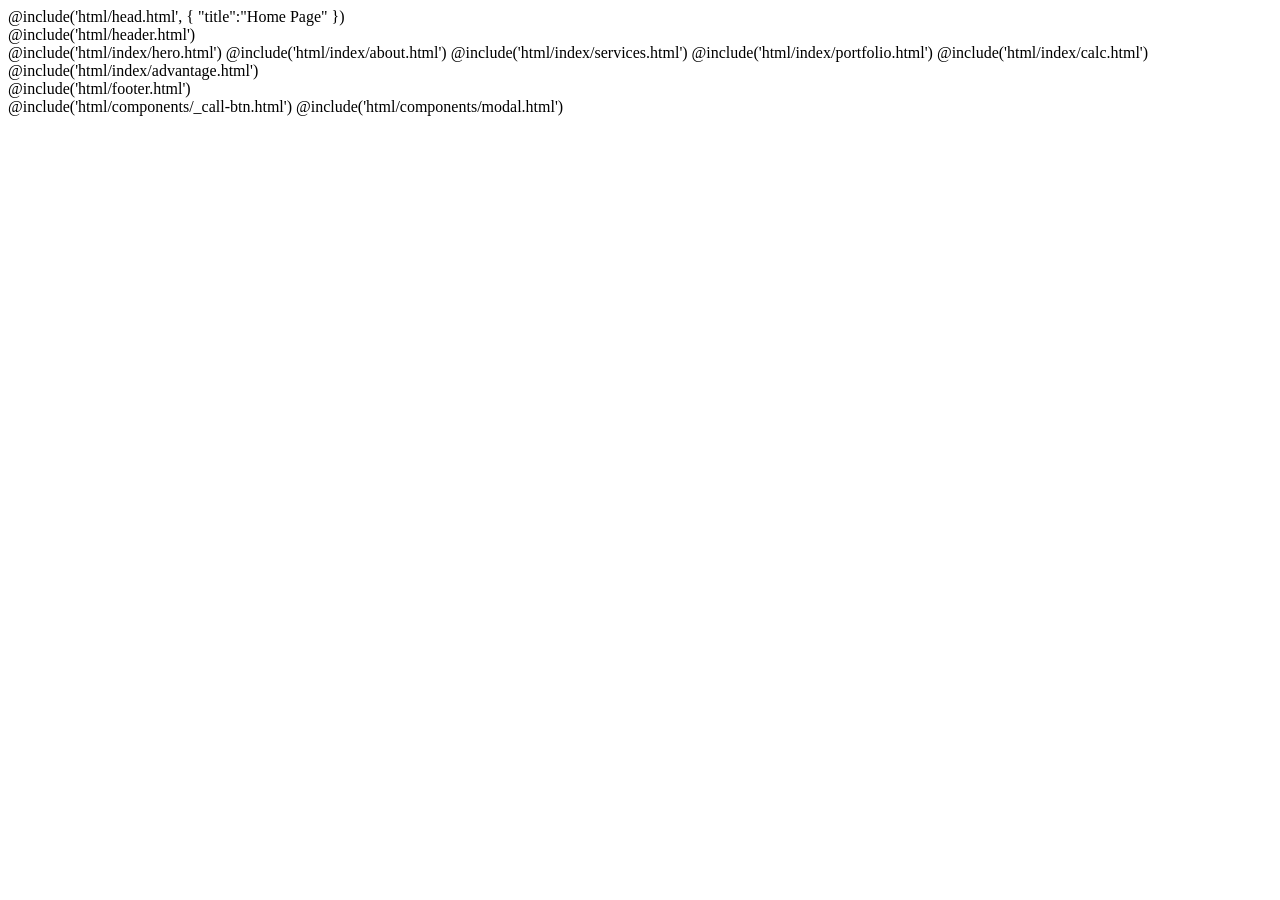
<file: src/index.html>
<!DOCTYPE html>
<html lang="ru" class="page">
@include('html/head.html', { "title":"Home Page" })

<body class="page__body">
  <div class="wrapper">
    @include('html/header.html')

    <main class="main">
      @include('html/index/hero.html')
      @include('html/index/about.html')
      @include('html/index/services.html')
      @include('html/index/portfolio.html')
      @include('html/index/calc.html')
      @include('html/index/advantage.html')
    </main>

    @include('html/footer.html')
  </div><!-- /.wrapper -->
  @include('html/components/_call-btn.html')
  @include('html/components/modal.html')
</body>

</html>
</file>
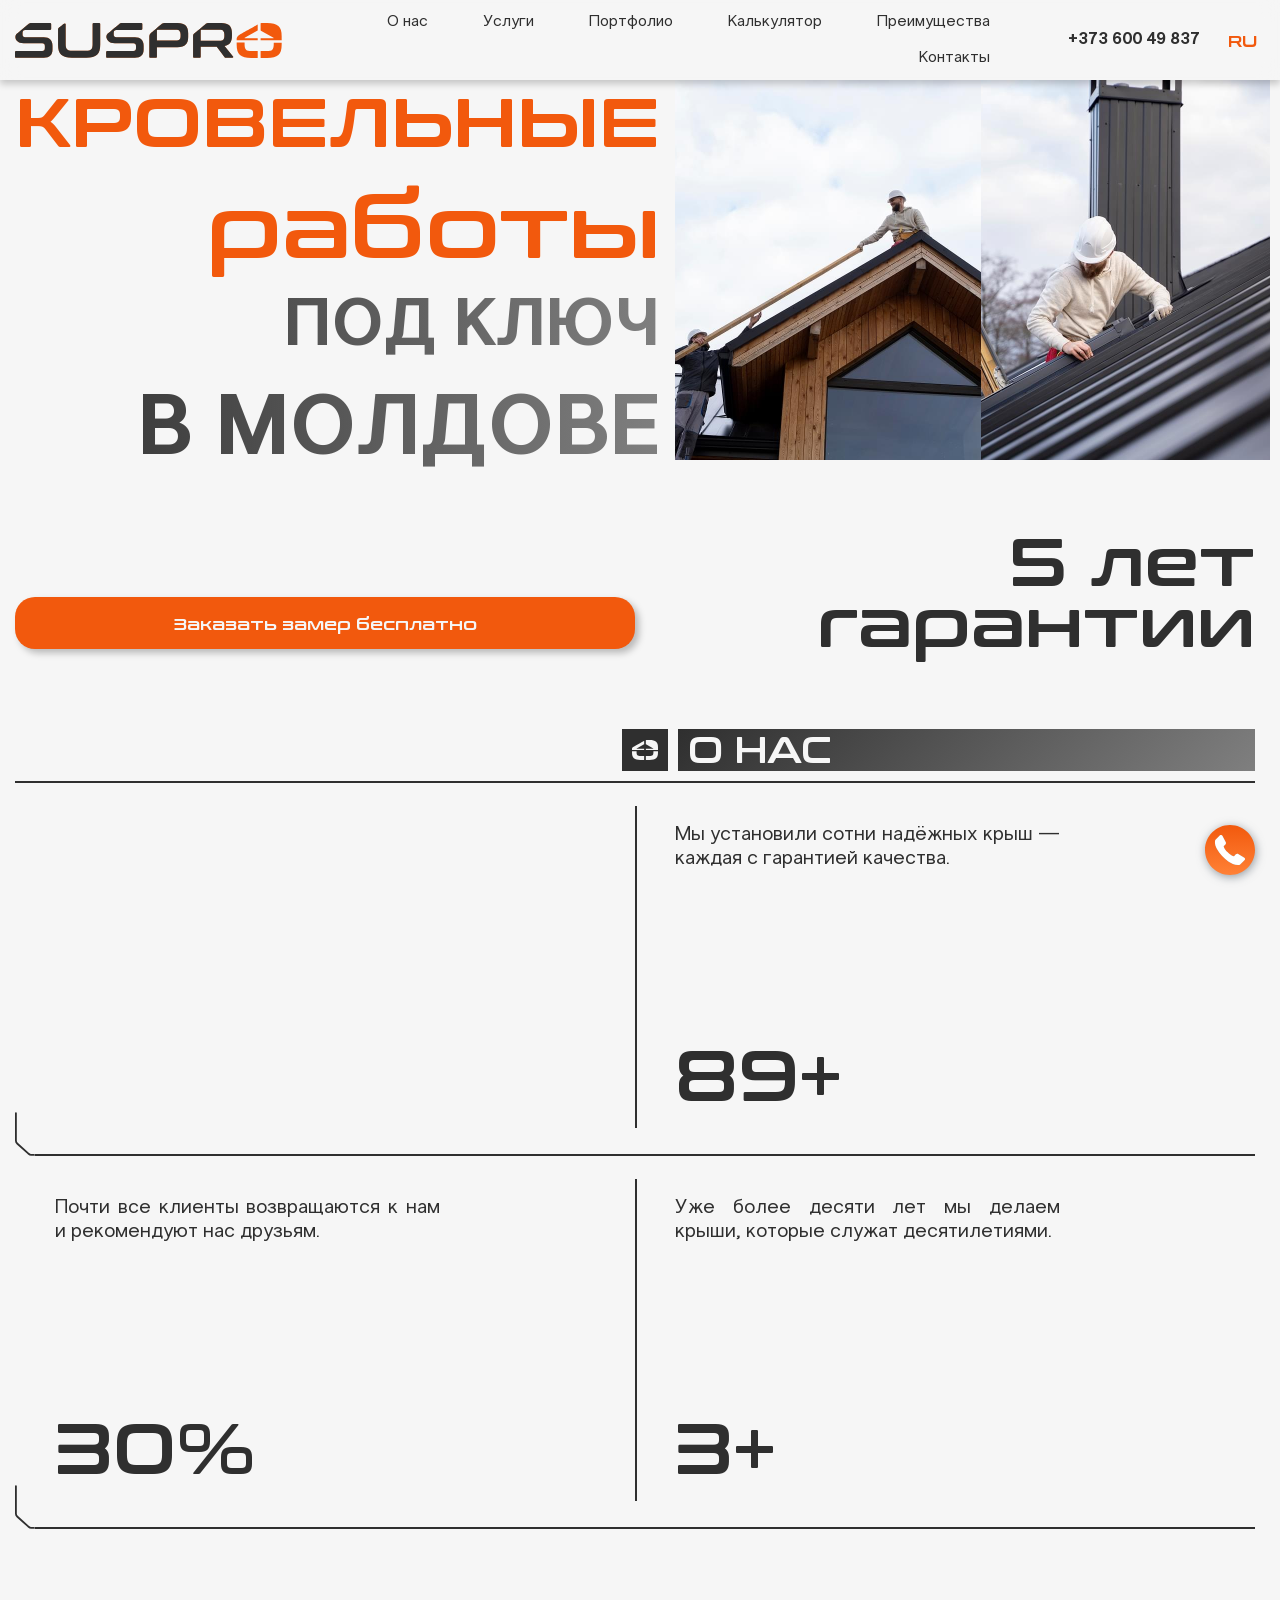
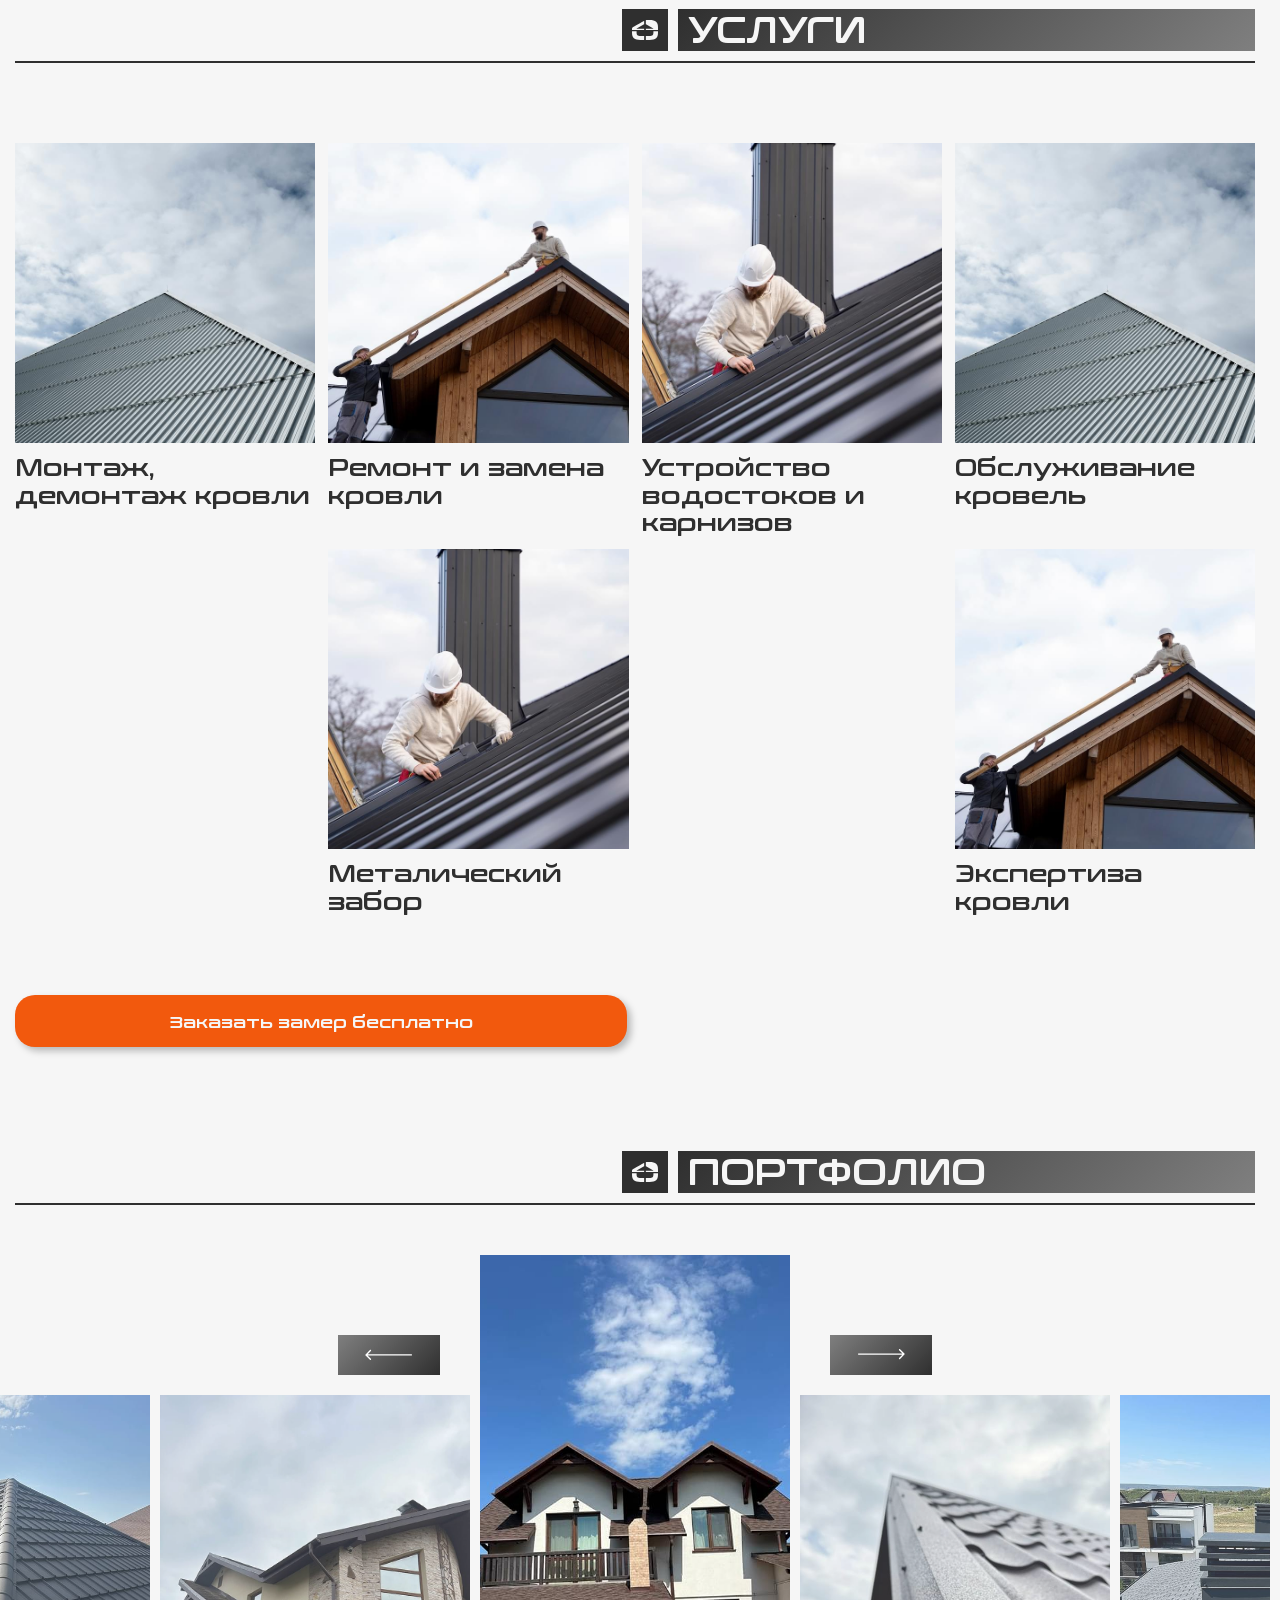
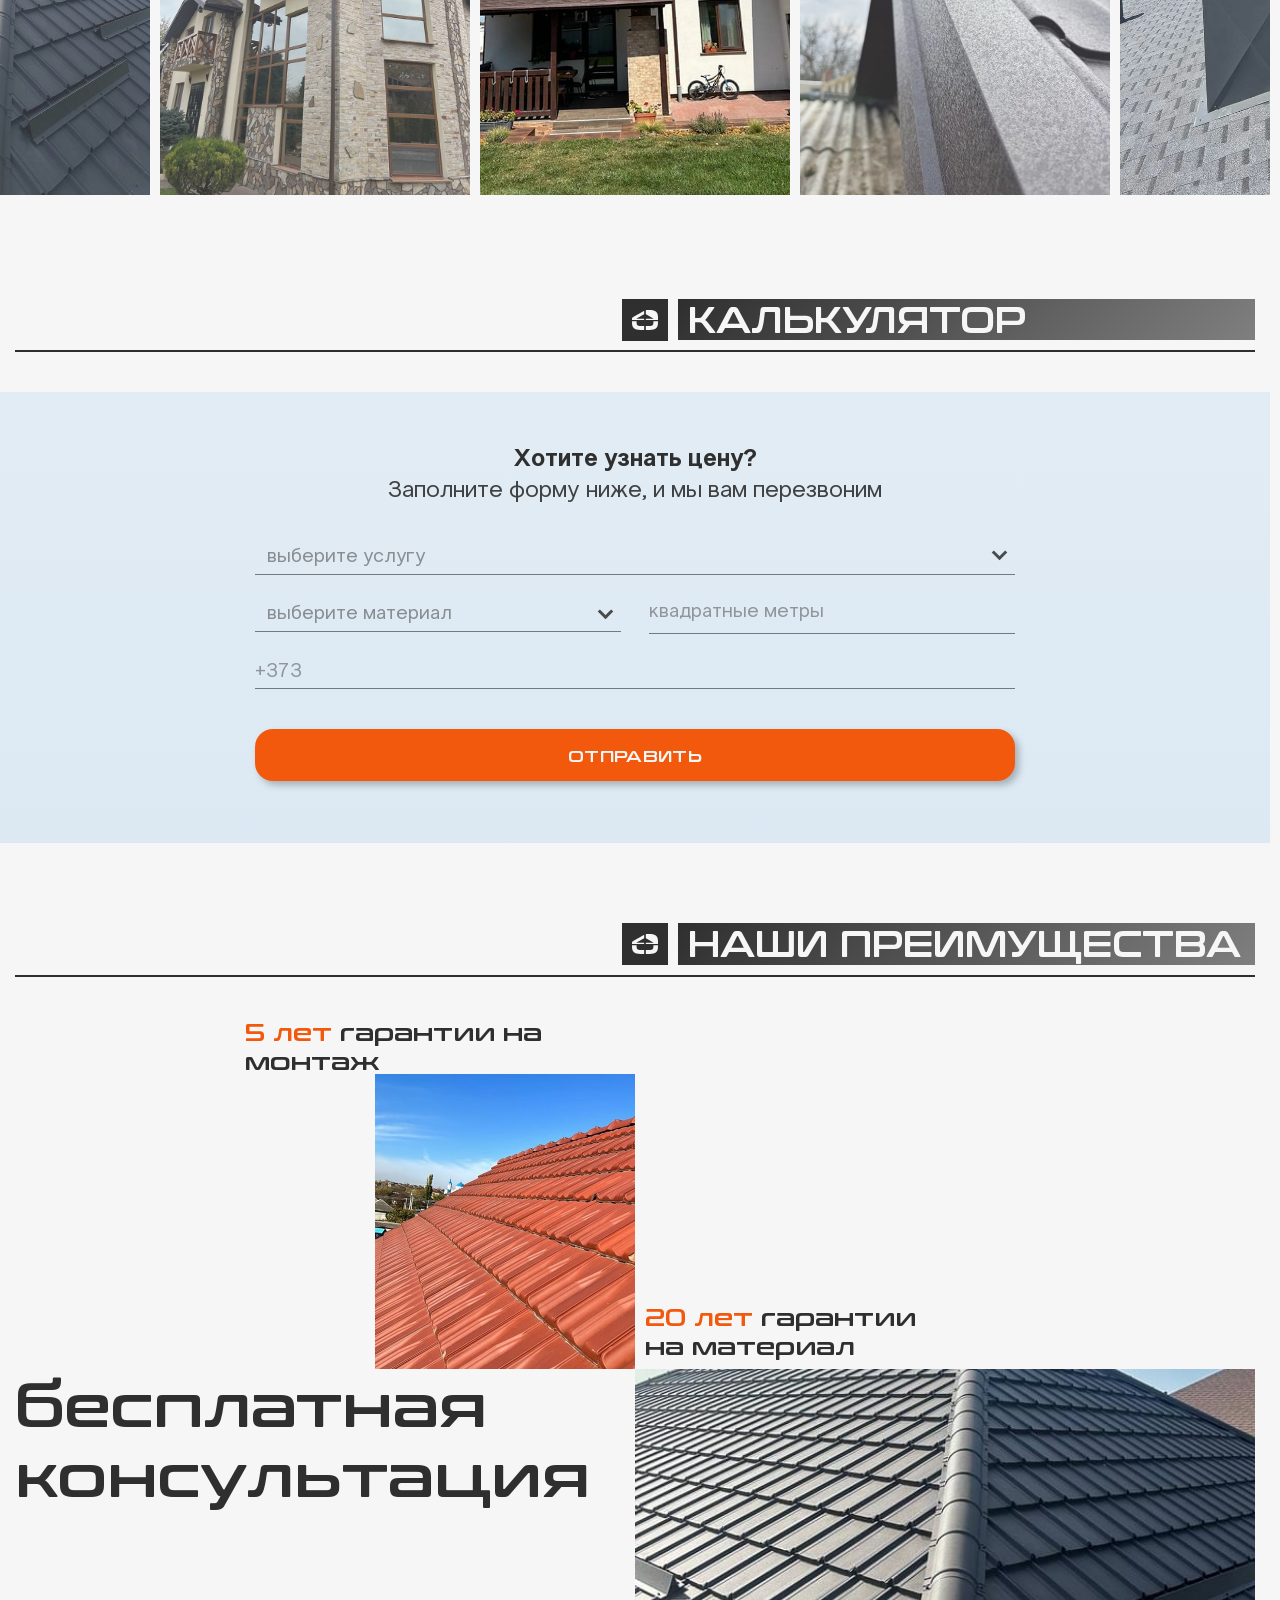
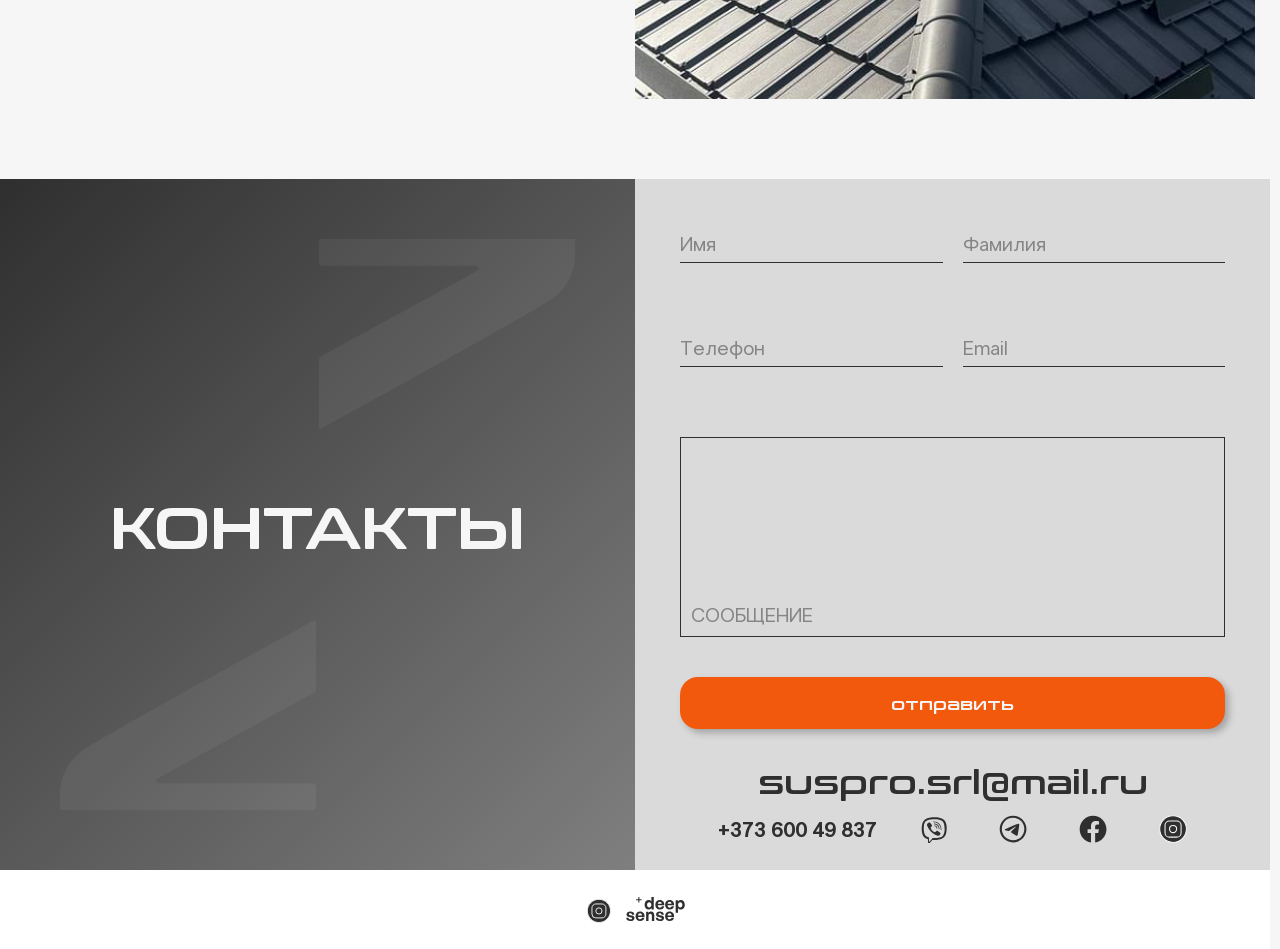
<file: suspro/index.html>
<!DOCTYPE html>
<html lang="ru" class="page">
<head>
  <meta charset="UTF-8">
  <meta http-equiv="X-UA-Compatible" content="IE=edge">
  <meta name="viewport" content="width=device-width, initial-scale=1.0, maximum-scale=1.0, minimum-scale=1.0">
  <meta name="theme-color" content="#111111">
  <!-- подключение стилей -->
  <link rel="stylesheet" href="css/style.min.css?ver=04301633">
  <!-- подключение скриптов -->
  <script defer src="js/main.min.js?ver=04301633"></script>
  <!-- подключение favicon -->
  <!-- <link rel="icon" href="images/favicon/favicon.svg" />
  <link rel="apple-touch-icon" href="apple-touch-icon.png" />
  <link rel="manifest" href="manifest.webmanifest" /> -->
  <title>Home Page</title>
</head>

<body class="page__body">
  <div class="wrapper">
    <header class="header">
      <div class="header__container">
            <a href="/" class="header__logo">
                  <svg viewBox="0 0 267 35" fill="none" xmlns="http://www.w3.org/2000/svg">
                        <path class="roof-right" fill="#F2590D"
                              d="M258.849 0.750001C257.019 0.250001 254.792 2.00942e-06 252.169 1.56647e-06L247.377 0C246.794 -9.84649e-08 246.228 0.0868846 245.681 0.231948C245.645 0.241527 245.62 0.273595 245.62 0.310071V7.31818C245.62 7.4061 245.808 7.593 245.887 7.63636L258.536 14.7145C258.751 14.8332 258.664 15.1505 258.416 15.1505H245.871C245.732 15.1505 245.62 15.2598 245.62 15.3946V17.1206C245.62 17.2554 245.732 17.3647 245.871 17.3647H258.119H266.668V13.2C266.668 10.8 266.409 8.76667 265.891 7.1C265.373 5.43334 264.528 4.08334 263.354 3.05C262.215 1.98334 260.713 1.21667 258.849 0.750001Z" />

                        <path class="roof-left" fill="#F2590D"
                              d="M242.716 15.3946C242.716 15.2598 242.604 15.1505 242.465 15.1505H229.82C229.572 15.1505 229.485 14.8332 229.7 14.7145L242.589 7.60298C242.668 7.55961 242.716 7.47848 242.716 7.39056V1.64667C242.716 1.58448 242.648 1.54529 242.592 1.57584C242.429 1.66526 242.268 1.75475 242.109 1.84317C241.89 1.9649 241.675 2.08462 241.463 2.19938C241.463 2.19938 225.048 11.2897 223.519 12.4074C221.96 13.5475 221.678 15.216 221.668 15.8333L221.668 17.3647H230.358H242.465C242.604 17.3647 242.716 17.2554 242.716 17.1206V15.3946Z" />

                        <path fill="#F2590D"
                              d="M229.591 19.8266C229.591 19.6917 229.479 19.5824 229.34 19.5824H221.668L221.668 21.8C221.668 24.2 221.927 26.25 222.445 27.95C222.997 29.6167 223.843 30.9833 224.982 32.05C226.156 33.0833 227.658 33.8333 229.487 34.3C231.317 34.7667 233.544 35 236.167 35L242.465 35C242.604 35 242.716 34.8907 242.716 34.7558V28.2942C242.716 28.1593 242.604 28.05 242.465 28.05L236.478 28.05C235.132 28.05 234.01 27.95 233.112 27.75C232.249 27.5167 231.559 27.15 231.041 26.65C230.523 26.1167 230.143 25.4167 229.902 24.55C229.694 23.65 229.591 22.55 229.591 21.25V19.8266Z" />

                        <path fill="#F2590D"
                              d="M245.871 35C245.732 35 245.62 34.8907 245.62 34.7558V28.2942C245.62 28.1593 245.732 28.05 245.871 28.05L251.858 28.05C253.204 28.05 254.309 27.95 255.172 27.75C256.07 27.5167 256.777 27.15 257.295 26.65C257.813 26.1167 258.175 25.4167 258.383 24.55C258.624 23.65 258.745 22.55 258.745 21.25V19.8942C258.745 19.7593 258.857 19.65 258.996 19.65H266.668L266.668 21.8C266.668 24.2 266.409 26.25 265.891 27.95C265.373 29.6167 264.528 30.9833 263.354 32.05C262.215 33.0833 260.713 33.8333 258.849 34.3C257.019 34.7667 254.792 35 252.169 35H245.871Z" />



                        <path fill-rule="evenodd" clip-rule="evenodd"
                              d="M206.269 0.0148506C210.08 0.0148506 212.813 0.876323 214.47 2.59927C216.126 4.32221 216.955 6.87349 216.955 10.2531V13.086C216.955 15.9355 216.375 18.1886 215.215 19.8453C214.056 21.502 212.167 22.5622 209.549 23.0261L218.048 33.5626C218.214 33.7282 218.264 33.9767 218.197 34.3081C218.131 34.6394 217.866 34.8051 217.402 34.8051H210.991C210.56 34.8051 210.262 34.7554 210.096 34.656C209.931 34.5566 209.765 34.3909 209.599 34.159L201.747 23.8213H185.693V33.7117C185.693 34.4406 185.329 34.8051 184.6 34.8051H179.232C178.47 34.8051 178.089 34.4406 178.089 33.7117V13.2683C178.161 12.5363 177.9 11.5728 179.16 10.5418C180.434 9.4992 187.604 3.53831 190.397 1.15847C190.857 0.79032 191.742 0.0148506 192.846 0.0148506H206.269ZM204.729 17.7579H185.693V7.4202C185.693 7.0226 185.909 6.82379 186.339 6.82379H204.729C206.418 6.82379 207.611 7.18826 208.307 7.9172C209.003 8.64614 209.351 9.75611 209.351 11.2471V13.3345C209.351 14.8255 209.003 15.9355 208.307 16.6645C207.611 17.3934 206.418 17.7579 204.729 17.7579Z"
                              fill="#FF8136" />
                        <path fill-rule="evenodd" clip-rule="evenodd"
                              d="M206.269 0.0148506C210.08 0.0148506 212.813 0.876323 214.47 2.59927C216.126 4.32221 216.955 6.87349 216.955 10.2531V13.086C216.955 15.9355 216.375 18.1886 215.215 19.8453C214.056 21.502 212.167 22.5622 209.549 23.0261L218.048 33.5626C218.214 33.7282 218.264 33.9767 218.197 34.3081C218.131 34.6394 217.866 34.8051 217.402 34.8051H210.991C210.56 34.8051 210.262 34.7554 210.096 34.656C209.931 34.5566 209.765 34.3909 209.599 34.159L201.747 23.8213H185.693V33.7117C185.693 34.4406 185.329 34.8051 184.6 34.8051H179.232C178.47 34.8051 178.089 34.4406 178.089 33.7117V13.2683C178.161 12.5363 177.9 11.5728 179.16 10.5418C180.434 9.4992 187.604 3.53831 190.397 1.15847C190.857 0.79032 191.742 0.0148506 192.846 0.0148506H206.269ZM204.729 17.7579H185.693V7.4202C185.693 7.0226 185.909 6.82379 186.339 6.82379H204.729C206.418 6.82379 207.611 7.18826 208.307 7.9172C209.003 8.64614 209.351 9.75611 209.351 11.2471V13.3345C209.351 14.8255 209.003 15.9355 208.307 16.6645C207.611 17.3934 206.418 17.7579 204.729 17.7579Z"
                              fill="#2F2F2F" />
                        <path fill-rule="evenodd" clip-rule="evenodd"
                              d="M170.691 2.59927C169.034 0.876323 166.3 0.0148506 162.49 0.0148506H151.061H149.146C147.84 0.0148506 146.944 0.794042 146.376 1.27431C143.364 3.82287 136.645 9.4992 135.507 10.4151C134.45 11.2652 134.315 12.9694 134.31 13.8559V13.9125V33.7117C134.31 34.4406 134.691 34.8051 135.453 34.8051H140.821C141.55 34.8051 141.914 34.4406 141.914 33.7117V24.1692H162.49C166.3 24.1692 169.034 23.3077 170.691 21.5848C172.347 19.8618 173.176 17.3106 173.176 13.9309V10.2531C173.176 6.87349 172.347 4.32221 170.691 2.59927ZM160.949 17.6088H141.914V7.4699C141.914 7.07229 142.129 6.87349 142.56 6.87349H160.949C162.639 6.87349 163.832 7.23796 164.528 7.9669C165.224 8.69584 165.571 9.80581 165.571 11.2968V13.1854C165.571 14.6764 165.224 15.7864 164.528 16.5154C163.832 17.2443 162.639 17.6088 160.949 17.6088Z"
                              fill="#FF8136" />
                        <path fill-rule="evenodd" clip-rule="evenodd"
                              d="M170.691 2.59927C169.034 0.876323 166.3 0.0148506 162.49 0.0148506H151.061H149.146C147.84 0.0148506 146.944 0.794042 146.376 1.27431C143.364 3.82287 136.645 9.4992 135.507 10.4151C134.45 11.2652 134.315 12.9694 134.31 13.8559V13.9125V33.7117C134.31 34.4406 134.691 34.8051 135.453 34.8051H140.821C141.55 34.8051 141.914 34.4406 141.914 33.7117V24.1692H162.49C166.3 24.1692 169.034 23.3077 170.691 21.5848C172.347 19.8618 173.176 17.3106 173.176 13.9309V10.2531C173.176 6.87349 172.347 4.32221 170.691 2.59927ZM160.949 17.6088H141.914V7.4699C141.914 7.07229 142.129 6.87349 142.56 6.87349H160.949C162.639 6.87349 163.832 7.23796 164.528 7.9669C165.224 8.69584 165.571 9.80581 165.571 11.2968V13.1854C165.571 14.6764 165.224 15.7864 164.528 16.5154C163.832 17.2443 162.639 17.6088 160.949 17.6088Z"
                              fill="#2F2F2F" />
                        <path fill-rule="evenodd" clip-rule="evenodd"
                              d="M126.238 0.0148506C126.966 0.0148506 127.331 0.37932 127.331 1.10826V5.82979C127.331 6.55872 126.966 6.92319 126.238 6.92319H101.338C100.377 6.92319 99.6975 7.1717 99.2999 7.6687C98.9023 8.1657 98.7035 8.84494 98.7035 9.70641V11.3962C98.7035 13.2517 99.565 14.1794 101.288 14.1794H119.926C122.808 14.1794 124.978 14.9249 126.436 16.416C127.894 17.8738 128.623 19.9778 128.623 22.7279V26.7039C128.623 29.1227 127.911 31.0775 126.486 32.5686C125.061 34.0596 122.841 34.8051 119.826 34.8051H92.2922C91.5301 34.8051 91.1491 34.4406 91.1491 33.7117V28.9901C91.1491 28.2612 91.5301 27.8967 92.2922 27.8967H118.385C119.346 27.8967 120.025 27.6482 120.423 27.1512C120.82 26.6542 121.019 25.975 121.019 25.1135V23.0758C121.019 21.2203 120.157 20.2926 118.435 20.2926H99.7969C96.9143 20.2926 94.7441 19.5636 93.2862 18.1058C92.4112 17.2109 91.7988 16.0893 91.449 14.7409C91.2421 13.7285 91.5093 11.763 92.3929 11.0052C92.3929 11.0052 101.545 3.3595 104.556 0.81094C105.284 0.195099 105.378 0.0148506 106.975 0.0148506H126.238Z"
                              fill="#FF8136" />
                        <path fill-rule="evenodd" clip-rule="evenodd"
                              d="M126.238 0.0148506C126.966 0.0148506 127.331 0.37932 127.331 1.10826V5.82979C127.331 6.55872 126.966 6.92319 126.238 6.92319H101.338C100.377 6.92319 99.6975 7.1717 99.2999 7.6687C98.9023 8.1657 98.7035 8.84494 98.7035 9.70641V11.3962C98.7035 13.2517 99.565 14.1794 101.288 14.1794H119.926C122.808 14.1794 124.978 14.9249 126.436 16.416C127.894 17.8738 128.623 19.9778 128.623 22.7279V26.7039C128.623 29.1227 127.911 31.0775 126.486 32.5686C125.061 34.0596 122.841 34.8051 119.826 34.8051H92.2922C91.5301 34.8051 91.1491 34.4406 91.1491 33.7117V28.9901C91.1491 28.2612 91.5301 27.8967 92.2922 27.8967H118.385C119.346 27.8967 120.025 27.6482 120.423 27.1512C120.82 26.6542 121.019 25.975 121.019 25.1135V23.0758C121.019 21.2203 120.157 20.2926 118.435 20.2926H99.7969C96.9143 20.2926 94.7441 19.5636 93.2862 18.1058C92.4112 17.2109 91.7988 16.0893 91.449 14.7409C91.2421 13.7285 91.5093 11.763 92.3929 11.0052C92.3929 11.0052 101.545 3.3595 104.556 0.81094C105.284 0.195099 105.378 0.0148506 106.975 0.0148506H126.238Z"
                              fill="#2F2F2F" />
                        <path fill-rule="evenodd" clip-rule="evenodd"
                              d="M50.6673 1.10823C50.6673 -0.0612382 49.0436 0.413964 48.1463 1.16392C46.4299 2.59844 44.1882 4.45917 43.8566 4.74958C43.0632 5.44464 43.0632 6.00324 43.0632 6.37139V21.6842C43.0632 24.0698 43.3117 26.1075 43.8087 27.7973C44.3388 29.454 45.1506 30.8124 46.244 31.8727C47.3705 32.8999 48.8118 33.6454 50.5679 34.1092C52.324 34.5731 54.4611 34.805 56.9792 34.805H71.2929C73.8111 34.805 75.9482 34.5731 77.7043 34.1092C79.4935 33.6454 80.9348 32.8999 82.0282 31.8727C83.1547 30.8124 83.9665 29.454 84.4635 27.7973C84.9605 26.1075 85.209 24.0698 85.209 21.6842V1.10823C85.209 0.379289 84.8445 0.0148198 84.1156 0.0148198H78.6983C77.9693 0.0148198 77.6049 0.379289 77.6049 1.10823V20.9387C77.6049 22.264 77.5055 23.374 77.3067 24.2686C77.1079 25.13 76.76 25.8258 76.263 26.356C75.766 26.853 75.0867 27.2175 74.2252 27.4494C73.3969 27.6482 72.3366 27.7476 71.0444 27.7476H57.2774C55.9852 27.7476 54.9084 27.6482 54.0469 27.4494C53.2186 27.2175 52.5559 26.853 52.0589 26.356C51.5619 25.8258 51.1974 25.13 50.9655 24.2686C50.7667 23.374 50.6673 22.264 50.6673 20.9387V1.10823Z"
                              fill="#FF8136" />
                        <path fill-rule="evenodd" clip-rule="evenodd"
                              d="M50.6673 1.10823C50.6673 -0.0612382 49.0436 0.413964 48.1463 1.16392C46.4299 2.59844 44.1882 4.45917 43.8566 4.74958C43.0632 5.44464 43.0632 6.00324 43.0632 6.37139V21.6842C43.0632 24.0698 43.3117 26.1075 43.8087 27.7973C44.3388 29.454 45.1506 30.8124 46.244 31.8727C47.3705 32.8999 48.8118 33.6454 50.5679 34.1092C52.324 34.5731 54.4611 34.805 56.9792 34.805H71.2929C73.8111 34.805 75.9482 34.5731 77.7043 34.1092C79.4935 33.6454 80.9348 32.8999 82.0282 31.8727C83.1547 30.8124 83.9665 29.454 84.4635 27.7973C84.9605 26.1075 85.209 24.0698 85.209 21.6842V1.10823C85.209 0.379289 84.8445 0.0148198 84.1156 0.0148198H78.6983C77.9693 0.0148198 77.6049 0.379289 77.6049 1.10823V20.9387C77.6049 22.264 77.5055 23.374 77.3067 24.2686C77.1079 25.13 76.76 25.8258 76.263 26.356C75.766 26.853 75.0867 27.2175 74.2252 27.4494C73.3969 27.6482 72.3366 27.7476 71.0444 27.7476H57.2774C55.9852 27.7476 54.9084 27.6482 54.0469 27.4494C53.2186 27.2175 52.5559 26.853 52.0589 26.356C51.5619 25.8258 51.1974 25.13 50.9655 24.2686C50.7667 23.374 50.6673 22.264 50.6673 20.9387V1.10823Z"
                              fill="#2F2F2F" />
                        <path fill-rule="evenodd" clip-rule="evenodd"
                              d="M36.1818 1.10826C36.1818 0.37932 35.8174 0.0148506 35.0884 0.0148506H16.1684C15.34 0.0148506 14.43 0.139065 13.7357 0.81094C13.4962 1.04263 3.07807 9.70641 1.45626 11.121C0.336266 12.0979 0.385057 14.1957 0.413673 14.5963C0.529517 16.2181 1.1434 17.0895 2.13711 18.1058C3.59499 19.5636 5.76524 20.2926 8.64786 20.2926H27.2855C29.0084 20.2926 29.8699 21.2203 29.8699 23.0758V25.1135C29.8699 25.975 29.6711 26.6542 29.2735 27.1512C28.8759 27.6482 28.1966 27.8967 27.2358 27.8967H1.14311C0.381036 27.8967 0 28.2612 0 28.9901V33.7117C0 34.4406 0.381036 34.8051 1.14311 34.8051H28.6771C31.6922 34.8051 33.9122 34.0596 35.3369 32.5686C36.7617 31.0775 37.474 29.1227 37.474 26.7039V22.7279C37.474 19.9778 36.7451 17.8738 35.2872 16.416C33.8293 14.9249 31.6591 14.1794 28.7765 14.1794H10.1389C8.41592 14.1794 7.55445 13.2517 7.55445 11.3962V9.70641C7.55445 8.84494 7.75325 8.1657 8.15085 7.6687C8.54845 7.1717 9.22769 6.92319 10.1886 6.92319H35.0884C35.8174 6.92319 36.1818 6.55872 36.1818 5.82979V1.10826Z"
                              fill="#FF8136" />
                        <path fill-rule="evenodd" clip-rule="evenodd"
                              d="M36.1818 1.10826C36.1818 0.37932 35.8174 0.0148506 35.0884 0.0148506H16.1684C15.34 0.0148506 14.43 0.139065 13.7357 0.81094C13.4962 1.04263 3.07807 9.70641 1.45626 11.121C0.336266 12.0979 0.385057 14.1957 0.413673 14.5963C0.529517 16.2181 1.1434 17.0895 2.13711 18.1058C3.59499 19.5636 5.76524 20.2926 8.64786 20.2926H27.2855C29.0084 20.2926 29.8699 21.2203 29.8699 23.0758V25.1135C29.8699 25.975 29.6711 26.6542 29.2735 27.1512C28.8759 27.6482 28.1966 27.8967 27.2358 27.8967H1.14311C0.381036 27.8967 0 28.2612 0 28.9901V33.7117C0 34.4406 0.381036 34.8051 1.14311 34.8051H28.6771C31.6922 34.8051 33.9122 34.0596 35.3369 32.5686C36.7617 31.0775 37.474 29.1227 37.474 26.7039V22.7279C37.474 19.9778 36.7451 17.8738 35.2872 16.416C33.8293 14.9249 31.6591 14.1794 28.7765 14.1794H10.1389C8.41592 14.1794 7.55445 13.2517 7.55445 11.3962V9.70641C7.55445 8.84494 7.75325 8.1657 8.15085 7.6687C8.54845 7.1717 9.22769 6.92319 10.1886 6.92319H35.0884C35.8174 6.92319 36.1818 6.55872 36.1818 5.82979V1.10826Z"
                              fill="#2F2F2F" />
                  </svg>

            </a>
            <div class="header__menu menu">
                  <nav class="menu__body" title="Main navigation">
                        <ul class="menu__list">
                              <li class="menu__item"><a class="menu__link" href="#about">О нас</a></li>
                              <li class="menu__item"><a class="menu__link" href="#services">Услуги</a></li>
                              <li class="menu__item"><a class="menu__link" href="#portfolio">Портфолио</a></li>
                              <li class="menu__item"><a class="menu__link" href="#calc">Калькулятор</a></li>
                              <li class="menu__item"><a class="menu__link" href="#advantage">Преимущества</a></li>
                              <li class="menu__item"><a class="menu__link" href="docs.html">Контакты</a></li>
                        </ul>
                  </nav>
                  <button type="button" aria-label="Open Menu" aria-expanded="false" class="menu__icon">
                        <span></span>
                        <span></span>
                        <span></span>
                  </button>
            </div><!-- /.menu -->

            <a href="tel:+37360049837" class="header__phone"
               <ul class="menu-languages menu__list" data-da=".menu__body,767.98,2">+373 600 49 837</a>

            <ul class="menu-languages menu__list" data-da=".menu__body,991.98,1">
                  <li class="menu-item-language wpml-ls-item wpml-ls-current-language menu__item">
                        <a href="#" class="menu__link">Ru</a>
                        <ul class="menu-dropdown">
                              <li class="menu-dropdown__item"><a href="#">Ro</a></li>
                              <li class="menu-dropdown__item"><a href="#">En</a></li>
                        </ul>
                  </li>
            </ul>
            <!-- /.languages -->

      </div><!-- /.container -->
</header><!-- /.header -->

    <main class="main">
      <section class="hero">
  <div class="hero__container">

    <div class="hero__top">

      <h1 class="hero__head">
        <span class="hero__head--red">КРОВЕЛЬНЫЕ</span>
        <span class="hero__head--red">работы</span>
        <span class="hero__head--dark">ПОД КЛЮЧ</span>
        <span class="hero__head--dark">В МОЛДОВЕ</span>
      </h1>

      <div class="hero__img">
        <img src="images/works/01.jpg" width="335" height="380" alt="work rooth">
        <img src="images/works/02.jpg" width="335" height="380" alt="work rooth">
      </div>
    </div>

    <div class="hero__contacts">
      <a href="#" class="btn-reset btn btn--take hero__btn openModalBtn">Заказать замер бесплатно</a>
      <div class="hero__warranty">
        5 лет гарантии
      </div>
    </div>

  </div><!-- /.hero__container -->
</section><!-- /.hero -->
      <section class="about" id="about">
  <div class="about__container">

    <h2 class="heading about__head"><span>О нас</span></h2>

    <div class="about__wrap">

      <div class="about__item"></div>
      <div class="about__item">
        <div class="about__text">Мы установили сотни надёжных крыш — каждая с гарантией качества.</div>
        <div class="about__number"><span data-counter="287" data-duration="3000">287</span>+</div>
      </div>
      <div class="about__item">
        <div class="about__text">Почти все клиенты возвращаются к нам и рекомендуют нас друзьям.</div>
        <div class="about__number"><span data-counter="99" data-duration="3000">99</span>%</div>
      </div>
      <div class="about__item">
        <div class="about__text">Уже более десяти лет мы делаем крыши, которые служат десятилетиями.</div>
        <div class="about__number"><span data-counter="10" data-duration="3000">10</span>+</div>
      </div>

    </div>

  </div><!-- /.about__container -->
</section><!-- /.about -->
      <section class="services" id="services">
  <div class="services__container">

    <h2 class="heading services__head"><span>Услуги</span></h2>

    <div class="services__wrap">
      <div class="services__item">
        <div class="services__img _ibg">
          <img src="images/works/03.jpg" loading="lazy" width="330" height="330" alt="works">
        </div>
        <div class="services__name">Монтаж, демонтаж кровли</div>
      </div>
      <div class="services__item">
        <div class="services__img _ibg">
          <img src="images/works/01.jpg" loading="lazy" width="330" height="330" alt="works">
        </div>
        <div class="services__name">Ремонт и замена кровли</div>
      </div>
      <div class="services__item">
        <div class="services__img _ibg">
          <img src="images/works/02.jpg" loading="lazy" width="330" height="330" alt="works">
        </div>
        <div class="services__name">Устройство водостоков и карнизов</div>
      </div>
      <div class="services__item">
        <div class="services__img _ibg">
          <img src="images/works/03.jpg" loading="lazy" width="330" height="330" alt="works">
        </div>
        <div class="services__name">Обслуживание кровель</div>
      </div>
      <div class="services__item">
        <div class="services__img _ibg">
          <img src="images/works/02.jpg" loading="lazy" width="330" height="330" alt="works">
        </div>
        <div class="services__name">Металический забор</div>
      </div>
      <div class="services__item">
        <div class="services__img _ibg">
          <img src="images/works/01.jpg" loading="lazy" width="330" height="330" alt="works">
        </div>
        <div class="services__name">Экспертиза кровли</div>
      </div>
    </div>

    <a href="#" class="btn-reset btn btn--services services__btn">Заказать замер бесплатно</a>


  </div><!-- /.services__container -->
</section><!-- /.services -->
      ﻿<section class="portfolio" id="portfolio">
  <div class="portfolio__container">
    <h2 class="heading portfolio__head"><span>Портфолио</span></h2>
  </div><!-- /.portfolio__head-wrap -->

  <div class="portfolio__slider swiper" aria-label="Portfolio slider">
    <div class="swiper-wrapper portfolio__wrapper">
      <div class="swiper-slide portfolio__slide">
        <div class="portfolio__media">
          <img src="images/portfolio/01.jpg" alt="Объект в портфолио" loading="lazy" width="520" height="740">
        </div>
      </div>
      <div class="swiper-slide portfolio__slide">
        <div class="portfolio__media">
          <img src="images/portfolio/02.jpg" alt="Объект в портфолио" loading="lazy" width="520" height="740">
        </div>
      </div>
      <div class="swiper-slide portfolio__slide">
        <div class="portfolio__media">
          <img src="images/portfolio/03.jpg" alt="Объект в портфолио" loading="lazy" width="520" height="740">
        </div>
      </div>
      <div class="swiper-slide portfolio__slide">
        <div class="portfolio__media">
          <img src="images/portfolio/04.jpg" alt="Объект в портфолио" loading="lazy" width="520" height="740">
        </div>
      </div>
      <div class="swiper-slide portfolio__slide">
        <div class="portfolio__media">
          <img src="images/portfolio/05.jpg" alt="Объект в портфолио" loading="lazy" width="520" height="740">
        </div>
      </div>
      <div class="swiper-slide portfolio__slide">
        <div class="portfolio__media">
          <img src="images/portfolio/01.jpg" alt="Объект в портфолио" loading="lazy" width="520" height="740">
        </div>
      </div>
      <div class="swiper-slide portfolio__slide">
        <div class="portfolio__media">
          <img src="images/portfolio/02.jpg" alt="Объект в портфолио" loading="lazy" width="520" height="740">
        </div>
      </div>
      <div class="swiper-slide portfolio__slide">
        <div class="portfolio__media">
          <img src="images/portfolio/03.jpg" alt="Объект в портфолио" loading="lazy" width="520" height="740">
        </div>
      </div>
      <div class="swiper-slide portfolio__slide">
        <div class="portfolio__media">
          <img src="images/portfolio/04.jpg" alt="Объект в портфолио" loading="lazy" width="520" height="740">
        </div>
      </div>
      <div class="swiper-slide portfolio__slide">
        <div class="portfolio__media">
          <img src="images/portfolio/05.jpg" alt="Объект в портфолио" loading="lazy" width="520" height="740">
        </div>
      </div>
    </div>

    <div class="navigation portfolio__navigation">
      <div class="navigation__btn navigation__btn-prev portfolio--prev">
        <div class="navigation__btn-svg">
          <img src="images/icons/arr.svg" width="51" height="11" alt="">
        </div>
        <!-- <svg class="navigation__btn-svg" aria-hidden="true">
          <use xlink:href="images/icons/arr.svg"></use>
        </svg> -->
      </div><!-- /.arrow-prev -->
      <div class="navigation__btn navigation__btn-next portfolio--next">
        <div class="navigation__btn-svg">
          <img src="images/icons/arr.svg" width="51" height="11" alt="">
        </div>
      </div><!-- /.arrow-next -->
    </div><!-- /.pagination__nav -->

  </div><!-- /.portfolio__slider -->
</section><!-- /.portfolio -->
      ﻿<section class="calc" id="calc">
  <div class="calc__container">
    <h2 class="heading calc__head"><span>калькулятор</span></h2>
  </div><!-- /.calc__container -->

  <div class="calc__wrap">
    <div class="calc__container">
      <div class="calc__inner">
        <div class="calc__text">
          <h3 class="calc__title">Хотите узнать цену?</h3>
          <p class="calc__subtitle">Заполните форму ниже, и мы вам перезвоним</p>
        </div>

        <form class="calc__form" id="calc-form" name="calc-form" action="#" method="post" novalidate>
          <div class="calc__field calc__field--select">
            <label class="calc__label" for="service">Выберите услугу</label>
            <select class="calc__control calc__select" name="service" id="service" required>
              <option value="" selected disabled>Выберите услугу</option>
              <option value="dismantling">Демонтаж кровли</option>
              <option value="deck-replacement">Замена настила</option>
              <option value="full-installation">Полный монтаж новой кровли</option>
            </select>
          </div>

          <div class="calc__row">
            <div class="calc__field calc__field--select">
              <label class="calc__label" for="material">Выберите материал</label>
              <select class="calc__control calc__select" name="material" id="material" required>
                <option value="" selected disabled>Выберите материал</option>
                <option value="shingle">Гонт</option>
                <option value="tile">Черепица</option>
                <option value="metal-tile">Металлочерепица</option>
              </select>
            </div>

            <div class="calc__field">
              <label class="calc__label" for="area">Квадратные метры</label>
              <input class="calc__control" type="number" name="area" id="area" min="0" max="500" step="1"
                     inputmode="numeric" placeholder="Квадратные метры" required>
            </div>
          </div>

          <div class="calc__field calc__field--phone">
            <label class="calc__label" for="phone">Номер телефона</label>
            <div class="calc__phone">
              <span class="calc__prefix" aria-hidden="true">+373</span>
              <input class="calc__control calc__control--phone" type="tel" name="phone" id="phone" inputmode="tel"
                     placeholder="" pattern="^\d{2}\s\d{3}\s\d{3}$" autocomplete="tel-national" required>
            </div>
          </div>

          <button class="btn-reset btn calc__submit" type="submit">Отправить</button>
        </form>
      </div>
    </div>
  </div>
</section><!-- /.calc -->
      <section class="advantage" id="advantage">
  <div class="advantage__container">

    <h2 class="heading advantage__head"><span>наши преимущества</span></h2>

    <div class="advantage__wrap">
      <div class="advantage__warranty">
        <div class="advantage__warranty--left">
          <p><span>5 лет</span> гарантии на монтаж</p>
          <div class="advantage__warranty--img">
            <img src="images/portfolio/06.jpg" loading="lazy" width="260" height="295" alt="rooth">
          </div>
        </div>
        <div class="advantage__warranty--right">
          <span>20 лет</span> гарантии на&nbsp;материал
        </div>
      </div>
      <div class="advantage__free">
        <div class="advantage__free--left">бесплатная консультация</div>
        <div class="advantage__free--img">
          <img src="images/portfolio/02.jpg" loading="lazy" width="621" height="330" alt="rooth">
        </div>
      </div>
    </div>

  </div><!-- /.advantage__container -->
</section><!-- /.advantage -->
    </main>

    <footer class="footer" id="contacts">
  <div class="footer__wrap">

    <div class="footer__name">
      <div class="footer__container">
        <div class="footer__title">
          КОНТАКТЫ
        </div>
      </div>
    </div>

    <div class="footer__contacts">
      <div class="footer__container">
        <form action="#" class="footer__form form wpcf7-form">

  <div class="form__inner">
    <div class="form__line">
      <input id="name" class="form__input" type="text" placeholder="Имя">
    </div>
    <div class="form__line">
      <input id="surname" class="form__input" type="text" placeholder="Фамилия">
    </div>
    <div class="form__line">
      <input id="number" class="form__input" type="email" placeholder="Телефон">
    </div>
    <div class="form__line">
      <input id="email" class="form__input" type="text" placeholder="Email">
    </div>
    <div class="form__text">
      <!-- <span class="form__text-descr">Scrieți câteva detalii despre proiectul dumneavoastră</span> -->
      <textarea maxlength="2000" id="message" class="form__textarea" placeholder="СООБЩЕНИЕ"></textarea>
    </div>

  </div><!-- /.form__inner -->
  <input type="submit" class="wpcf7-form-control has-spinner wpcf7-submit btn-reset btn form__send"
         value="отправить">
</form>

        <a href="mailto:suspro.srl@mail.ru" class="footer__email">suspro.srl@mail.ru</a>
        <div class="footer__socials">
          <a href="tel:+37360049837" class="footer__phone">+373 600 49 837</a>
          <ul class="social">
  <li>
    <a href="#" target="_blank">
      <svg class="" aria-hidden="true" preserveAspectRatio="xMidYMid meet">
        <use href="images/icons/sprite.svg#viber"></use>
      </svg>
    </a>
  </li>
  <li>
    <a href="#" target="_blank">
      <svg class="" aria-hidden="true" preserveAspectRatio="xMidYMid meet">
        <use xlink:href="images/icons/sprite.svg#telegram"></use>
      </svg>
    </a>
  </li>
  <li>
    <a href="#" target="_blank">
      <svg class="" aria-hidden="true" preserveAspectRatio="xMidYMid meet">
        <use xlink:href="images/icons/sprite.svg#facebook"></use>
      </svg>
    </a>
  </li>
  <li>
    <a href="https://www.instagram.com/suspro.md" target="_blank">
      <svg class="instagram" aria-hidden="true" preserveAspectRatio="xMidYMid meet">
        <use xlink:href="images/icons/sprite.svg#instagram"></use>
      </svg>
    </a>
  </li>
</ul>
        </div>
      </div><!-- /.container -->
    </div>

  </div>

  <div class="footer__copyright">
    <div class="footer__ref">
      <a href="https://www.instagram.com/deep_sense_studio" class="footer__ref-ss" target="_blank">
        <svg class="instagram" aria-hidden="true" preserveAspectRatio="xMidYMid meet">
          <use xlink:href="images/icons/sprite.svg#instagram"></use>
        </svg>
        <img src="images/ref.svg" loading="lazy" width="61" height="25" alt="">
      </a>
      
    </div>
  </div>
</footer><!-- /.footer -->
  </div><!-- /.wrapper -->
  <div class="call-btn">
  <a href="viber://chat?number=37360049837" class="call-link call-btn--viber">
    <img src="images/icons/viber.svg" loading="lazy" alt="icon viber">
    <!-- Viber -->
  </a>
  <a href="tel:+37360049837" class="call-link call-btn--phone">
    <img src="images/icons/phone.svg" loading="lazy" alt="icon phone">
  </a>
  <a href="https://t.me/37360049837" class="call-link call-btn--telegram">
    <img src="images/icons/telegram.svg" loading="lazy" alt="icon telegram">
    <!-- telegram -->
  </a>
</div>
  <!-- Модальное окно -->
<div id="modal" class="modal">
  <div class="modal__content">
    <span id="closeModal" class="modal__close">&times;</span>

    <h3 class="modal__head">НАЗВАНИЕ</h3>
    <div class="modal__text">
      Lorem ipsum dolor sit amet consectetur adipisicing elit. Totam, quae!
    </div>
    <div>Введите ваш номер телефона</div>
    <input type="tel" id="phone" placeholder="Ваш номер телефона">
    <button id="submit">Отправить</button>
  </div>
</div>
</body>

</html>
</file>
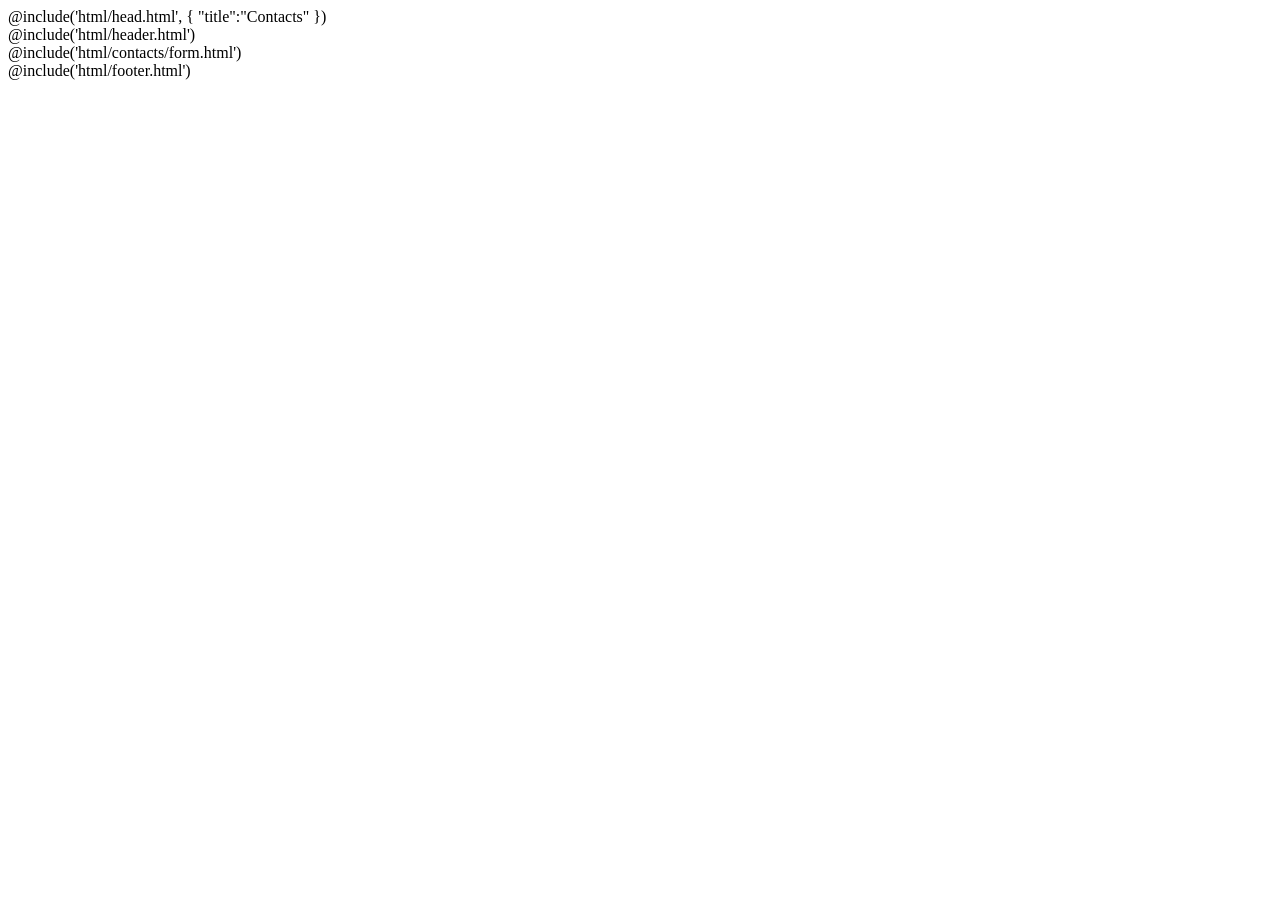
<file: src/contacts.html>
<!DOCTYPE html>
<html lang="en" class="page">
@include('html/head.html', { "title":"Contacts" })

<body class="page__body">
  <div class="wrapper">
    @include('html/header.html')

    <main class="main">
      @include('html/contacts/form.html')
    </main>

    @include('html/footer.html')
  </div><!-- /.wrapper -->
</body>

</html>
</file>
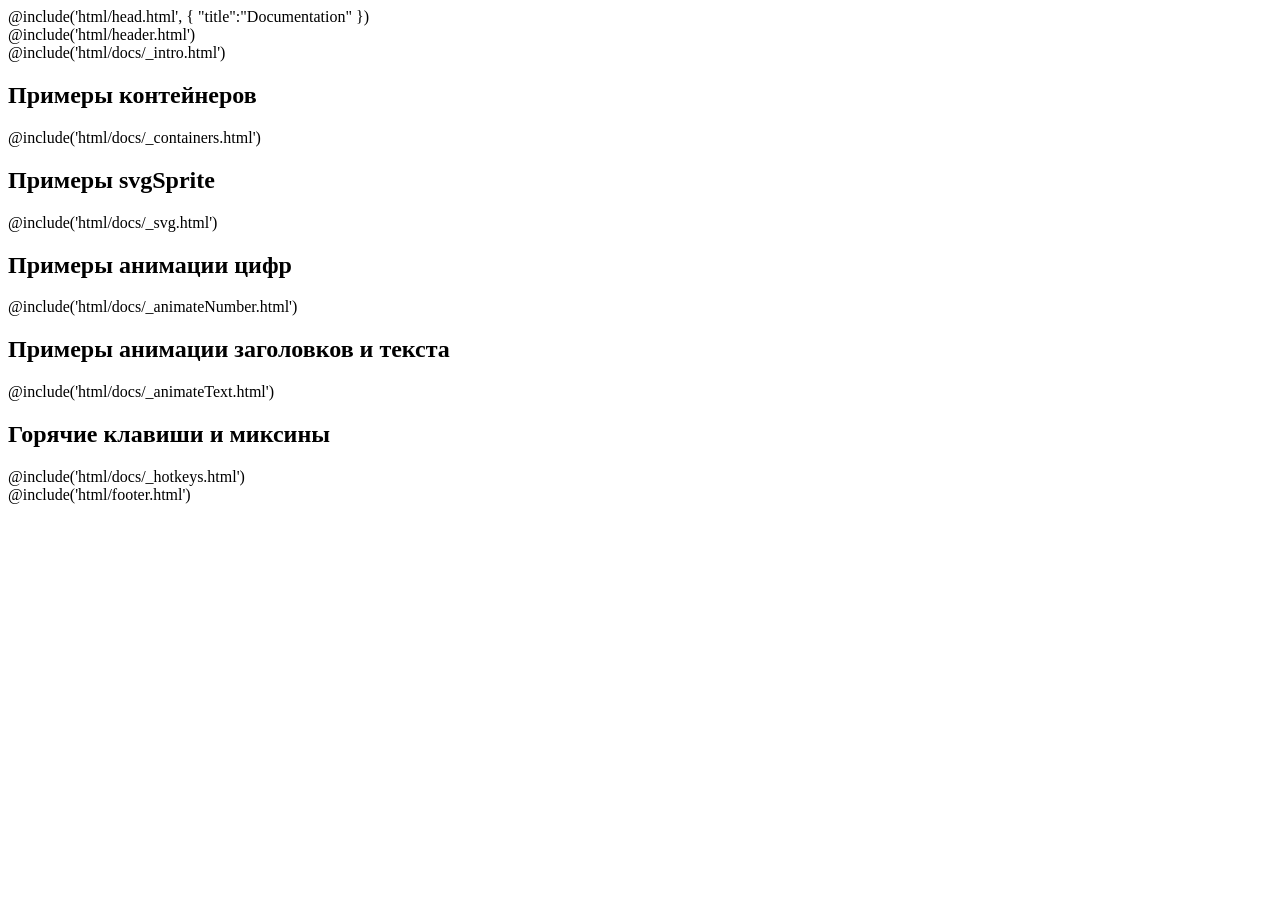
<file: src/docs.html>
<!DOCTYPE html>
<html lang="en" class="page">
@include('html/head.html', { "title":"Documentation" })

<body class="page__body">
  <div class="wrapper">
    @include('html/header.html')

    <main class="main">

      <div class="hello__container">
        @include('html/docs/_intro.html')
      </div>

      <div class="hello__container" id="container">
        <h2>Примеры контейнеров</h2>
      </div>
      @include('html/docs/_containers.html')

      <div class="hello__container" id="svg">
        <h2>Примеры svgSprite</h2>
        @include('html/docs/_svg.html')
      </div>

      <div class="hello__container" id="animate">
        <h2>Примеры анимации цифр</h2>
        @include('html/docs/_animateNumber.html')
      </div>

      <div class="hello__container " id="svg">
        <h2 class="head-animate" data-letter-delay="0.2" data-word-delay="0.4" data-repeat="true">Примеры
          анимации заголовков и текста</h2>
        @include('html/docs/_animateText.html')
      </div>

      <div class="hello__container" id="hotkeys">
        <h2>Горячие клавиши и миксины</h2>
        @include('html/docs/_hotkeys.html')
      </div>

    </main>

    @include('html/footer.html')
  </div><!-- /.wrapper -->
</body>


</html>
</file>
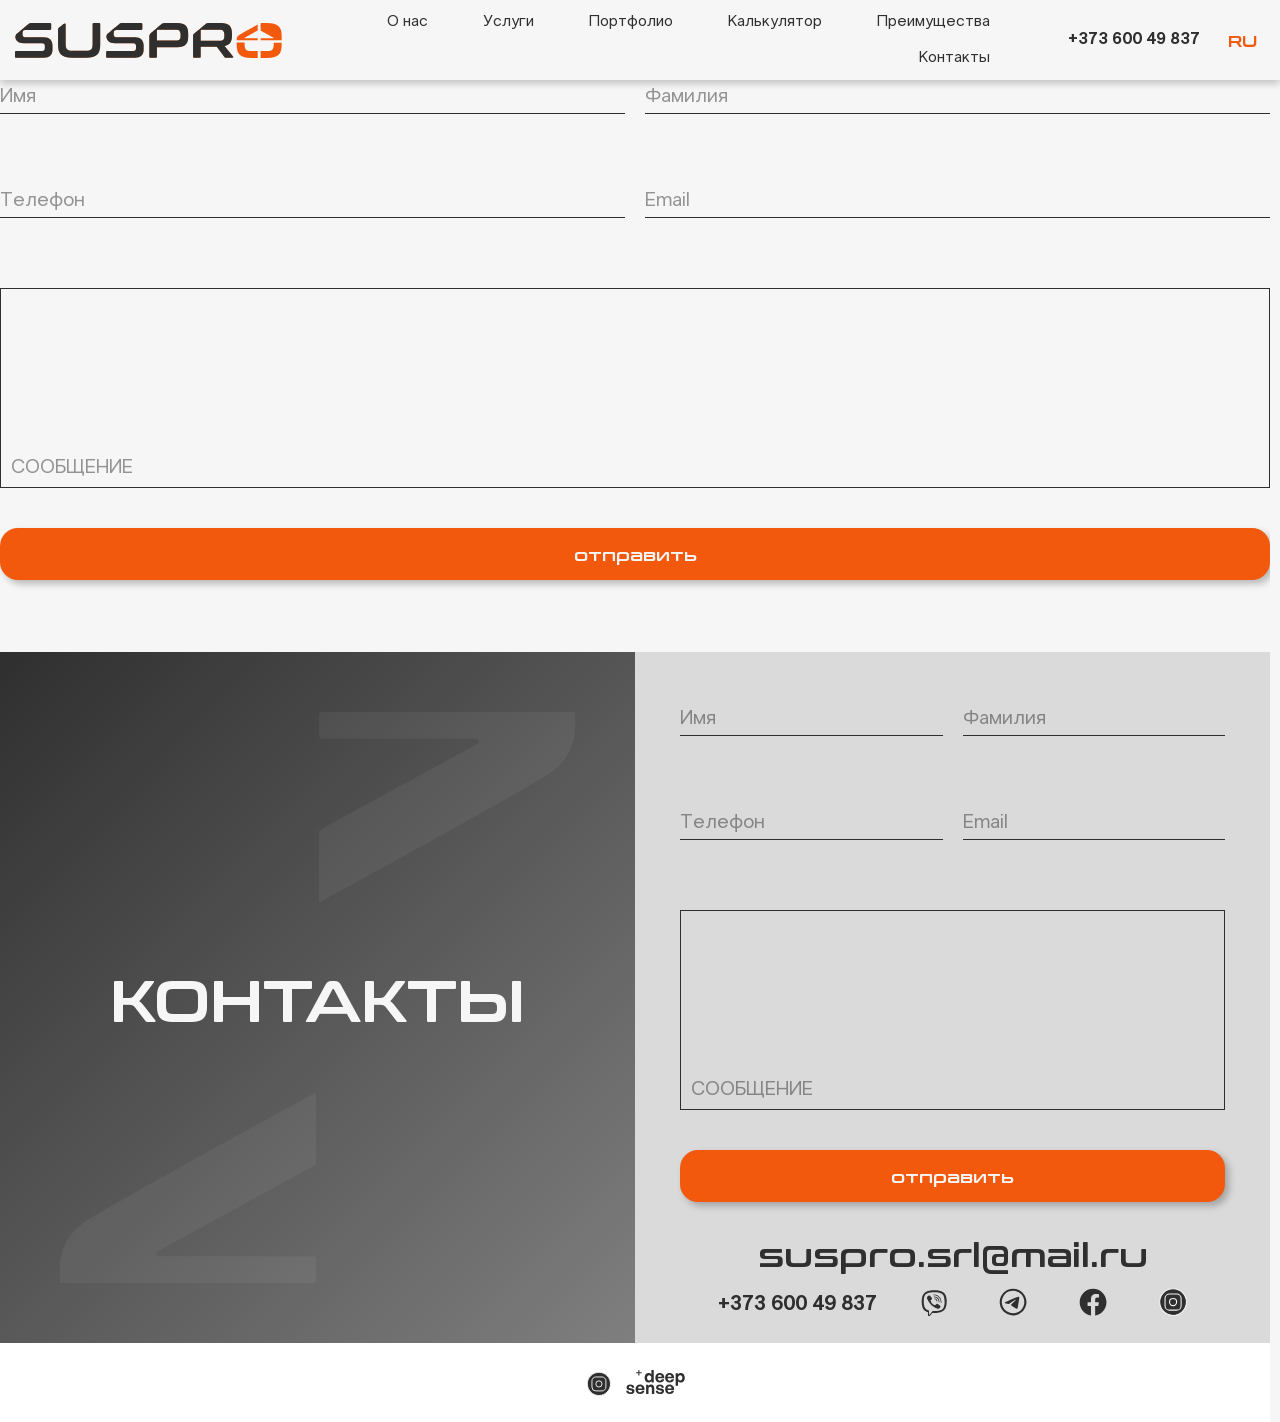
<file: suspro/contacts.html>
<!DOCTYPE html>
<html lang="en" class="page">
<head>
  <meta charset="UTF-8">
  <meta http-equiv="X-UA-Compatible" content="IE=edge">
  <meta name="viewport" content="width=device-width, initial-scale=1.0, maximum-scale=1.0, minimum-scale=1.0">
  <meta name="theme-color" content="#111111">
  <!-- подключение стилей -->
  <link rel="stylesheet" href="css/style.min.css?ver=04301633">
  <!-- подключение скриптов -->
  <script defer src="js/main.min.js?ver=04301633"></script>
  <!-- подключение favicon -->
  <!-- <link rel="icon" href="images/favicon/favicon.svg" />
  <link rel="apple-touch-icon" href="apple-touch-icon.png" />
  <link rel="manifest" href="manifest.webmanifest" /> -->
  <title>Contacts</title>
</head>

<body class="page__body">
  <div class="wrapper">
    <header class="header">
      <div class="header__container">
            <a href="/" class="header__logo">
                  <svg viewBox="0 0 267 35" fill="none" xmlns="http://www.w3.org/2000/svg">
                        <path class="roof-right" fill="#F2590D"
                              d="M258.849 0.750001C257.019 0.250001 254.792 2.00942e-06 252.169 1.56647e-06L247.377 0C246.794 -9.84649e-08 246.228 0.0868846 245.681 0.231948C245.645 0.241527 245.62 0.273595 245.62 0.310071V7.31818C245.62 7.4061 245.808 7.593 245.887 7.63636L258.536 14.7145C258.751 14.8332 258.664 15.1505 258.416 15.1505H245.871C245.732 15.1505 245.62 15.2598 245.62 15.3946V17.1206C245.62 17.2554 245.732 17.3647 245.871 17.3647H258.119H266.668V13.2C266.668 10.8 266.409 8.76667 265.891 7.1C265.373 5.43334 264.528 4.08334 263.354 3.05C262.215 1.98334 260.713 1.21667 258.849 0.750001Z" />

                        <path class="roof-left" fill="#F2590D"
                              d="M242.716 15.3946C242.716 15.2598 242.604 15.1505 242.465 15.1505H229.82C229.572 15.1505 229.485 14.8332 229.7 14.7145L242.589 7.60298C242.668 7.55961 242.716 7.47848 242.716 7.39056V1.64667C242.716 1.58448 242.648 1.54529 242.592 1.57584C242.429 1.66526 242.268 1.75475 242.109 1.84317C241.89 1.9649 241.675 2.08462 241.463 2.19938C241.463 2.19938 225.048 11.2897 223.519 12.4074C221.96 13.5475 221.678 15.216 221.668 15.8333L221.668 17.3647H230.358H242.465C242.604 17.3647 242.716 17.2554 242.716 17.1206V15.3946Z" />

                        <path fill="#F2590D"
                              d="M229.591 19.8266C229.591 19.6917 229.479 19.5824 229.34 19.5824H221.668L221.668 21.8C221.668 24.2 221.927 26.25 222.445 27.95C222.997 29.6167 223.843 30.9833 224.982 32.05C226.156 33.0833 227.658 33.8333 229.487 34.3C231.317 34.7667 233.544 35 236.167 35L242.465 35C242.604 35 242.716 34.8907 242.716 34.7558V28.2942C242.716 28.1593 242.604 28.05 242.465 28.05L236.478 28.05C235.132 28.05 234.01 27.95 233.112 27.75C232.249 27.5167 231.559 27.15 231.041 26.65C230.523 26.1167 230.143 25.4167 229.902 24.55C229.694 23.65 229.591 22.55 229.591 21.25V19.8266Z" />

                        <path fill="#F2590D"
                              d="M245.871 35C245.732 35 245.62 34.8907 245.62 34.7558V28.2942C245.62 28.1593 245.732 28.05 245.871 28.05L251.858 28.05C253.204 28.05 254.309 27.95 255.172 27.75C256.07 27.5167 256.777 27.15 257.295 26.65C257.813 26.1167 258.175 25.4167 258.383 24.55C258.624 23.65 258.745 22.55 258.745 21.25V19.8942C258.745 19.7593 258.857 19.65 258.996 19.65H266.668L266.668 21.8C266.668 24.2 266.409 26.25 265.891 27.95C265.373 29.6167 264.528 30.9833 263.354 32.05C262.215 33.0833 260.713 33.8333 258.849 34.3C257.019 34.7667 254.792 35 252.169 35H245.871Z" />



                        <path fill-rule="evenodd" clip-rule="evenodd"
                              d="M206.269 0.0148506C210.08 0.0148506 212.813 0.876323 214.47 2.59927C216.126 4.32221 216.955 6.87349 216.955 10.2531V13.086C216.955 15.9355 216.375 18.1886 215.215 19.8453C214.056 21.502 212.167 22.5622 209.549 23.0261L218.048 33.5626C218.214 33.7282 218.264 33.9767 218.197 34.3081C218.131 34.6394 217.866 34.8051 217.402 34.8051H210.991C210.56 34.8051 210.262 34.7554 210.096 34.656C209.931 34.5566 209.765 34.3909 209.599 34.159L201.747 23.8213H185.693V33.7117C185.693 34.4406 185.329 34.8051 184.6 34.8051H179.232C178.47 34.8051 178.089 34.4406 178.089 33.7117V13.2683C178.161 12.5363 177.9 11.5728 179.16 10.5418C180.434 9.4992 187.604 3.53831 190.397 1.15847C190.857 0.79032 191.742 0.0148506 192.846 0.0148506H206.269ZM204.729 17.7579H185.693V7.4202C185.693 7.0226 185.909 6.82379 186.339 6.82379H204.729C206.418 6.82379 207.611 7.18826 208.307 7.9172C209.003 8.64614 209.351 9.75611 209.351 11.2471V13.3345C209.351 14.8255 209.003 15.9355 208.307 16.6645C207.611 17.3934 206.418 17.7579 204.729 17.7579Z"
                              fill="#FF8136" />
                        <path fill-rule="evenodd" clip-rule="evenodd"
                              d="M206.269 0.0148506C210.08 0.0148506 212.813 0.876323 214.47 2.59927C216.126 4.32221 216.955 6.87349 216.955 10.2531V13.086C216.955 15.9355 216.375 18.1886 215.215 19.8453C214.056 21.502 212.167 22.5622 209.549 23.0261L218.048 33.5626C218.214 33.7282 218.264 33.9767 218.197 34.3081C218.131 34.6394 217.866 34.8051 217.402 34.8051H210.991C210.56 34.8051 210.262 34.7554 210.096 34.656C209.931 34.5566 209.765 34.3909 209.599 34.159L201.747 23.8213H185.693V33.7117C185.693 34.4406 185.329 34.8051 184.6 34.8051H179.232C178.47 34.8051 178.089 34.4406 178.089 33.7117V13.2683C178.161 12.5363 177.9 11.5728 179.16 10.5418C180.434 9.4992 187.604 3.53831 190.397 1.15847C190.857 0.79032 191.742 0.0148506 192.846 0.0148506H206.269ZM204.729 17.7579H185.693V7.4202C185.693 7.0226 185.909 6.82379 186.339 6.82379H204.729C206.418 6.82379 207.611 7.18826 208.307 7.9172C209.003 8.64614 209.351 9.75611 209.351 11.2471V13.3345C209.351 14.8255 209.003 15.9355 208.307 16.6645C207.611 17.3934 206.418 17.7579 204.729 17.7579Z"
                              fill="#2F2F2F" />
                        <path fill-rule="evenodd" clip-rule="evenodd"
                              d="M170.691 2.59927C169.034 0.876323 166.3 0.0148506 162.49 0.0148506H151.061H149.146C147.84 0.0148506 146.944 0.794042 146.376 1.27431C143.364 3.82287 136.645 9.4992 135.507 10.4151C134.45 11.2652 134.315 12.9694 134.31 13.8559V13.9125V33.7117C134.31 34.4406 134.691 34.8051 135.453 34.8051H140.821C141.55 34.8051 141.914 34.4406 141.914 33.7117V24.1692H162.49C166.3 24.1692 169.034 23.3077 170.691 21.5848C172.347 19.8618 173.176 17.3106 173.176 13.9309V10.2531C173.176 6.87349 172.347 4.32221 170.691 2.59927ZM160.949 17.6088H141.914V7.4699C141.914 7.07229 142.129 6.87349 142.56 6.87349H160.949C162.639 6.87349 163.832 7.23796 164.528 7.9669C165.224 8.69584 165.571 9.80581 165.571 11.2968V13.1854C165.571 14.6764 165.224 15.7864 164.528 16.5154C163.832 17.2443 162.639 17.6088 160.949 17.6088Z"
                              fill="#FF8136" />
                        <path fill-rule="evenodd" clip-rule="evenodd"
                              d="M170.691 2.59927C169.034 0.876323 166.3 0.0148506 162.49 0.0148506H151.061H149.146C147.84 0.0148506 146.944 0.794042 146.376 1.27431C143.364 3.82287 136.645 9.4992 135.507 10.4151C134.45 11.2652 134.315 12.9694 134.31 13.8559V13.9125V33.7117C134.31 34.4406 134.691 34.8051 135.453 34.8051H140.821C141.55 34.8051 141.914 34.4406 141.914 33.7117V24.1692H162.49C166.3 24.1692 169.034 23.3077 170.691 21.5848C172.347 19.8618 173.176 17.3106 173.176 13.9309V10.2531C173.176 6.87349 172.347 4.32221 170.691 2.59927ZM160.949 17.6088H141.914V7.4699C141.914 7.07229 142.129 6.87349 142.56 6.87349H160.949C162.639 6.87349 163.832 7.23796 164.528 7.9669C165.224 8.69584 165.571 9.80581 165.571 11.2968V13.1854C165.571 14.6764 165.224 15.7864 164.528 16.5154C163.832 17.2443 162.639 17.6088 160.949 17.6088Z"
                              fill="#2F2F2F" />
                        <path fill-rule="evenodd" clip-rule="evenodd"
                              d="M126.238 0.0148506C126.966 0.0148506 127.331 0.37932 127.331 1.10826V5.82979C127.331 6.55872 126.966 6.92319 126.238 6.92319H101.338C100.377 6.92319 99.6975 7.1717 99.2999 7.6687C98.9023 8.1657 98.7035 8.84494 98.7035 9.70641V11.3962C98.7035 13.2517 99.565 14.1794 101.288 14.1794H119.926C122.808 14.1794 124.978 14.9249 126.436 16.416C127.894 17.8738 128.623 19.9778 128.623 22.7279V26.7039C128.623 29.1227 127.911 31.0775 126.486 32.5686C125.061 34.0596 122.841 34.8051 119.826 34.8051H92.2922C91.5301 34.8051 91.1491 34.4406 91.1491 33.7117V28.9901C91.1491 28.2612 91.5301 27.8967 92.2922 27.8967H118.385C119.346 27.8967 120.025 27.6482 120.423 27.1512C120.82 26.6542 121.019 25.975 121.019 25.1135V23.0758C121.019 21.2203 120.157 20.2926 118.435 20.2926H99.7969C96.9143 20.2926 94.7441 19.5636 93.2862 18.1058C92.4112 17.2109 91.7988 16.0893 91.449 14.7409C91.2421 13.7285 91.5093 11.763 92.3929 11.0052C92.3929 11.0052 101.545 3.3595 104.556 0.81094C105.284 0.195099 105.378 0.0148506 106.975 0.0148506H126.238Z"
                              fill="#FF8136" />
                        <path fill-rule="evenodd" clip-rule="evenodd"
                              d="M126.238 0.0148506C126.966 0.0148506 127.331 0.37932 127.331 1.10826V5.82979C127.331 6.55872 126.966 6.92319 126.238 6.92319H101.338C100.377 6.92319 99.6975 7.1717 99.2999 7.6687C98.9023 8.1657 98.7035 8.84494 98.7035 9.70641V11.3962C98.7035 13.2517 99.565 14.1794 101.288 14.1794H119.926C122.808 14.1794 124.978 14.9249 126.436 16.416C127.894 17.8738 128.623 19.9778 128.623 22.7279V26.7039C128.623 29.1227 127.911 31.0775 126.486 32.5686C125.061 34.0596 122.841 34.8051 119.826 34.8051H92.2922C91.5301 34.8051 91.1491 34.4406 91.1491 33.7117V28.9901C91.1491 28.2612 91.5301 27.8967 92.2922 27.8967H118.385C119.346 27.8967 120.025 27.6482 120.423 27.1512C120.82 26.6542 121.019 25.975 121.019 25.1135V23.0758C121.019 21.2203 120.157 20.2926 118.435 20.2926H99.7969C96.9143 20.2926 94.7441 19.5636 93.2862 18.1058C92.4112 17.2109 91.7988 16.0893 91.449 14.7409C91.2421 13.7285 91.5093 11.763 92.3929 11.0052C92.3929 11.0052 101.545 3.3595 104.556 0.81094C105.284 0.195099 105.378 0.0148506 106.975 0.0148506H126.238Z"
                              fill="#2F2F2F" />
                        <path fill-rule="evenodd" clip-rule="evenodd"
                              d="M50.6673 1.10823C50.6673 -0.0612382 49.0436 0.413964 48.1463 1.16392C46.4299 2.59844 44.1882 4.45917 43.8566 4.74958C43.0632 5.44464 43.0632 6.00324 43.0632 6.37139V21.6842C43.0632 24.0698 43.3117 26.1075 43.8087 27.7973C44.3388 29.454 45.1506 30.8124 46.244 31.8727C47.3705 32.8999 48.8118 33.6454 50.5679 34.1092C52.324 34.5731 54.4611 34.805 56.9792 34.805H71.2929C73.8111 34.805 75.9482 34.5731 77.7043 34.1092C79.4935 33.6454 80.9348 32.8999 82.0282 31.8727C83.1547 30.8124 83.9665 29.454 84.4635 27.7973C84.9605 26.1075 85.209 24.0698 85.209 21.6842V1.10823C85.209 0.379289 84.8445 0.0148198 84.1156 0.0148198H78.6983C77.9693 0.0148198 77.6049 0.379289 77.6049 1.10823V20.9387C77.6049 22.264 77.5055 23.374 77.3067 24.2686C77.1079 25.13 76.76 25.8258 76.263 26.356C75.766 26.853 75.0867 27.2175 74.2252 27.4494C73.3969 27.6482 72.3366 27.7476 71.0444 27.7476H57.2774C55.9852 27.7476 54.9084 27.6482 54.0469 27.4494C53.2186 27.2175 52.5559 26.853 52.0589 26.356C51.5619 25.8258 51.1974 25.13 50.9655 24.2686C50.7667 23.374 50.6673 22.264 50.6673 20.9387V1.10823Z"
                              fill="#FF8136" />
                        <path fill-rule="evenodd" clip-rule="evenodd"
                              d="M50.6673 1.10823C50.6673 -0.0612382 49.0436 0.413964 48.1463 1.16392C46.4299 2.59844 44.1882 4.45917 43.8566 4.74958C43.0632 5.44464 43.0632 6.00324 43.0632 6.37139V21.6842C43.0632 24.0698 43.3117 26.1075 43.8087 27.7973C44.3388 29.454 45.1506 30.8124 46.244 31.8727C47.3705 32.8999 48.8118 33.6454 50.5679 34.1092C52.324 34.5731 54.4611 34.805 56.9792 34.805H71.2929C73.8111 34.805 75.9482 34.5731 77.7043 34.1092C79.4935 33.6454 80.9348 32.8999 82.0282 31.8727C83.1547 30.8124 83.9665 29.454 84.4635 27.7973C84.9605 26.1075 85.209 24.0698 85.209 21.6842V1.10823C85.209 0.379289 84.8445 0.0148198 84.1156 0.0148198H78.6983C77.9693 0.0148198 77.6049 0.379289 77.6049 1.10823V20.9387C77.6049 22.264 77.5055 23.374 77.3067 24.2686C77.1079 25.13 76.76 25.8258 76.263 26.356C75.766 26.853 75.0867 27.2175 74.2252 27.4494C73.3969 27.6482 72.3366 27.7476 71.0444 27.7476H57.2774C55.9852 27.7476 54.9084 27.6482 54.0469 27.4494C53.2186 27.2175 52.5559 26.853 52.0589 26.356C51.5619 25.8258 51.1974 25.13 50.9655 24.2686C50.7667 23.374 50.6673 22.264 50.6673 20.9387V1.10823Z"
                              fill="#2F2F2F" />
                        <path fill-rule="evenodd" clip-rule="evenodd"
                              d="M36.1818 1.10826C36.1818 0.37932 35.8174 0.0148506 35.0884 0.0148506H16.1684C15.34 0.0148506 14.43 0.139065 13.7357 0.81094C13.4962 1.04263 3.07807 9.70641 1.45626 11.121C0.336266 12.0979 0.385057 14.1957 0.413673 14.5963C0.529517 16.2181 1.1434 17.0895 2.13711 18.1058C3.59499 19.5636 5.76524 20.2926 8.64786 20.2926H27.2855C29.0084 20.2926 29.8699 21.2203 29.8699 23.0758V25.1135C29.8699 25.975 29.6711 26.6542 29.2735 27.1512C28.8759 27.6482 28.1966 27.8967 27.2358 27.8967H1.14311C0.381036 27.8967 0 28.2612 0 28.9901V33.7117C0 34.4406 0.381036 34.8051 1.14311 34.8051H28.6771C31.6922 34.8051 33.9122 34.0596 35.3369 32.5686C36.7617 31.0775 37.474 29.1227 37.474 26.7039V22.7279C37.474 19.9778 36.7451 17.8738 35.2872 16.416C33.8293 14.9249 31.6591 14.1794 28.7765 14.1794H10.1389C8.41592 14.1794 7.55445 13.2517 7.55445 11.3962V9.70641C7.55445 8.84494 7.75325 8.1657 8.15085 7.6687C8.54845 7.1717 9.22769 6.92319 10.1886 6.92319H35.0884C35.8174 6.92319 36.1818 6.55872 36.1818 5.82979V1.10826Z"
                              fill="#FF8136" />
                        <path fill-rule="evenodd" clip-rule="evenodd"
                              d="M36.1818 1.10826C36.1818 0.37932 35.8174 0.0148506 35.0884 0.0148506H16.1684C15.34 0.0148506 14.43 0.139065 13.7357 0.81094C13.4962 1.04263 3.07807 9.70641 1.45626 11.121C0.336266 12.0979 0.385057 14.1957 0.413673 14.5963C0.529517 16.2181 1.1434 17.0895 2.13711 18.1058C3.59499 19.5636 5.76524 20.2926 8.64786 20.2926H27.2855C29.0084 20.2926 29.8699 21.2203 29.8699 23.0758V25.1135C29.8699 25.975 29.6711 26.6542 29.2735 27.1512C28.8759 27.6482 28.1966 27.8967 27.2358 27.8967H1.14311C0.381036 27.8967 0 28.2612 0 28.9901V33.7117C0 34.4406 0.381036 34.8051 1.14311 34.8051H28.6771C31.6922 34.8051 33.9122 34.0596 35.3369 32.5686C36.7617 31.0775 37.474 29.1227 37.474 26.7039V22.7279C37.474 19.9778 36.7451 17.8738 35.2872 16.416C33.8293 14.9249 31.6591 14.1794 28.7765 14.1794H10.1389C8.41592 14.1794 7.55445 13.2517 7.55445 11.3962V9.70641C7.55445 8.84494 7.75325 8.1657 8.15085 7.6687C8.54845 7.1717 9.22769 6.92319 10.1886 6.92319H35.0884C35.8174 6.92319 36.1818 6.55872 36.1818 5.82979V1.10826Z"
                              fill="#2F2F2F" />
                  </svg>

            </a>
            <div class="header__menu menu">
                  <nav class="menu__body" title="Main navigation">
                        <ul class="menu__list">
                              <li class="menu__item"><a class="menu__link" href="#about">О нас</a></li>
                              <li class="menu__item"><a class="menu__link" href="#services">Услуги</a></li>
                              <li class="menu__item"><a class="menu__link" href="#portfolio">Портфолио</a></li>
                              <li class="menu__item"><a class="menu__link" href="#calc">Калькулятор</a></li>
                              <li class="menu__item"><a class="menu__link" href="#advantage">Преимущества</a></li>
                              <li class="menu__item"><a class="menu__link" href="docs.html">Контакты</a></li>
                        </ul>
                  </nav>
                  <button type="button" aria-label="Open Menu" aria-expanded="false" class="menu__icon">
                        <span></span>
                        <span></span>
                        <span></span>
                  </button>
            </div><!-- /.menu -->

            <a href="tel:+37360049837" class="header__phone"
               <ul class="menu-languages menu__list" data-da=".menu__body,767.98,2">+373 600 49 837</a>

            <ul class="menu-languages menu__list" data-da=".menu__body,991.98,1">
                  <li class="menu-item-language wpml-ls-item wpml-ls-current-language menu__item">
                        <a href="#" class="menu__link">Ru</a>
                        <ul class="menu-dropdown">
                              <li class="menu-dropdown__item"><a href="#">Ro</a></li>
                              <li class="menu-dropdown__item"><a href="#">En</a></li>
                        </ul>
                  </li>
            </ul>
            <!-- /.languages -->

      </div><!-- /.container -->
</header><!-- /.header -->

    <main class="main">
      <div class="contact__wrap">

  <form action="#" class="footer__form form wpcf7-form">

  <div class="form__inner">
    <div class="form__line">
      <input id="name" class="form__input" type="text" placeholder="Имя">
    </div>
    <div class="form__line">
      <input id="surname" class="form__input" type="text" placeholder="Фамилия">
    </div>
    <div class="form__line">
      <input id="number" class="form__input" type="email" placeholder="Телефон">
    </div>
    <div class="form__line">
      <input id="email" class="form__input" type="text" placeholder="Email">
    </div>
    <div class="form__text">
      <!-- <span class="form__text-descr">Scrieți câteva detalii despre proiectul dumneavoastră</span> -->
      <textarea maxlength="2000" id="message" class="form__textarea" placeholder="СООБЩЕНИЕ"></textarea>
    </div>

  </div><!-- /.form__inner -->
  <input type="submit" class="wpcf7-form-control has-spinner wpcf7-submit btn-reset btn form__send"
         value="отправить">
</form>

</div>
    </main>

    <footer class="footer" id="contacts">
  <div class="footer__wrap">

    <div class="footer__name">
      <div class="footer__container">
        <div class="footer__title">
          КОНТАКТЫ
        </div>
      </div>
    </div>

    <div class="footer__contacts">
      <div class="footer__container">
        <form action="#" class="footer__form form wpcf7-form">

  <div class="form__inner">
    <div class="form__line">
      <input id="name" class="form__input" type="text" placeholder="Имя">
    </div>
    <div class="form__line">
      <input id="surname" class="form__input" type="text" placeholder="Фамилия">
    </div>
    <div class="form__line">
      <input id="number" class="form__input" type="email" placeholder="Телефон">
    </div>
    <div class="form__line">
      <input id="email" class="form__input" type="text" placeholder="Email">
    </div>
    <div class="form__text">
      <!-- <span class="form__text-descr">Scrieți câteva detalii despre proiectul dumneavoastră</span> -->
      <textarea maxlength="2000" id="message" class="form__textarea" placeholder="СООБЩЕНИЕ"></textarea>
    </div>

  </div><!-- /.form__inner -->
  <input type="submit" class="wpcf7-form-control has-spinner wpcf7-submit btn-reset btn form__send"
         value="отправить">
</form>

        <a href="mailto:suspro.srl@mail.ru" class="footer__email">suspro.srl@mail.ru</a>
        <div class="footer__socials">
          <a href="tel:+37360049837" class="footer__phone">+373 600 49 837</a>
          <ul class="social">
  <li>
    <a href="#" target="_blank">
      <svg class="" aria-hidden="true" preserveAspectRatio="xMidYMid meet">
        <use href="images/icons/sprite.svg#viber"></use>
      </svg>
    </a>
  </li>
  <li>
    <a href="#" target="_blank">
      <svg class="" aria-hidden="true" preserveAspectRatio="xMidYMid meet">
        <use xlink:href="images/icons/sprite.svg#telegram"></use>
      </svg>
    </a>
  </li>
  <li>
    <a href="#" target="_blank">
      <svg class="" aria-hidden="true" preserveAspectRatio="xMidYMid meet">
        <use xlink:href="images/icons/sprite.svg#facebook"></use>
      </svg>
    </a>
  </li>
  <li>
    <a href="https://www.instagram.com/suspro.md" target="_blank">
      <svg class="instagram" aria-hidden="true" preserveAspectRatio="xMidYMid meet">
        <use xlink:href="images/icons/sprite.svg#instagram"></use>
      </svg>
    </a>
  </li>
</ul>
        </div>
      </div><!-- /.container -->
    </div>

  </div>

  <div class="footer__copyright">
    <div class="footer__ref">
      <a href="https://www.instagram.com/deep_sense_studio" class="footer__ref-ss" target="_blank">
        <svg class="instagram" aria-hidden="true" preserveAspectRatio="xMidYMid meet">
          <use xlink:href="images/icons/sprite.svg#instagram"></use>
        </svg>
        <img src="images/ref.svg" loading="lazy" width="61" height="25" alt="">
      </a>
      
    </div>
  </div>
</footer><!-- /.footer -->
  </div><!-- /.wrapper -->
</body>

</html>
</file>
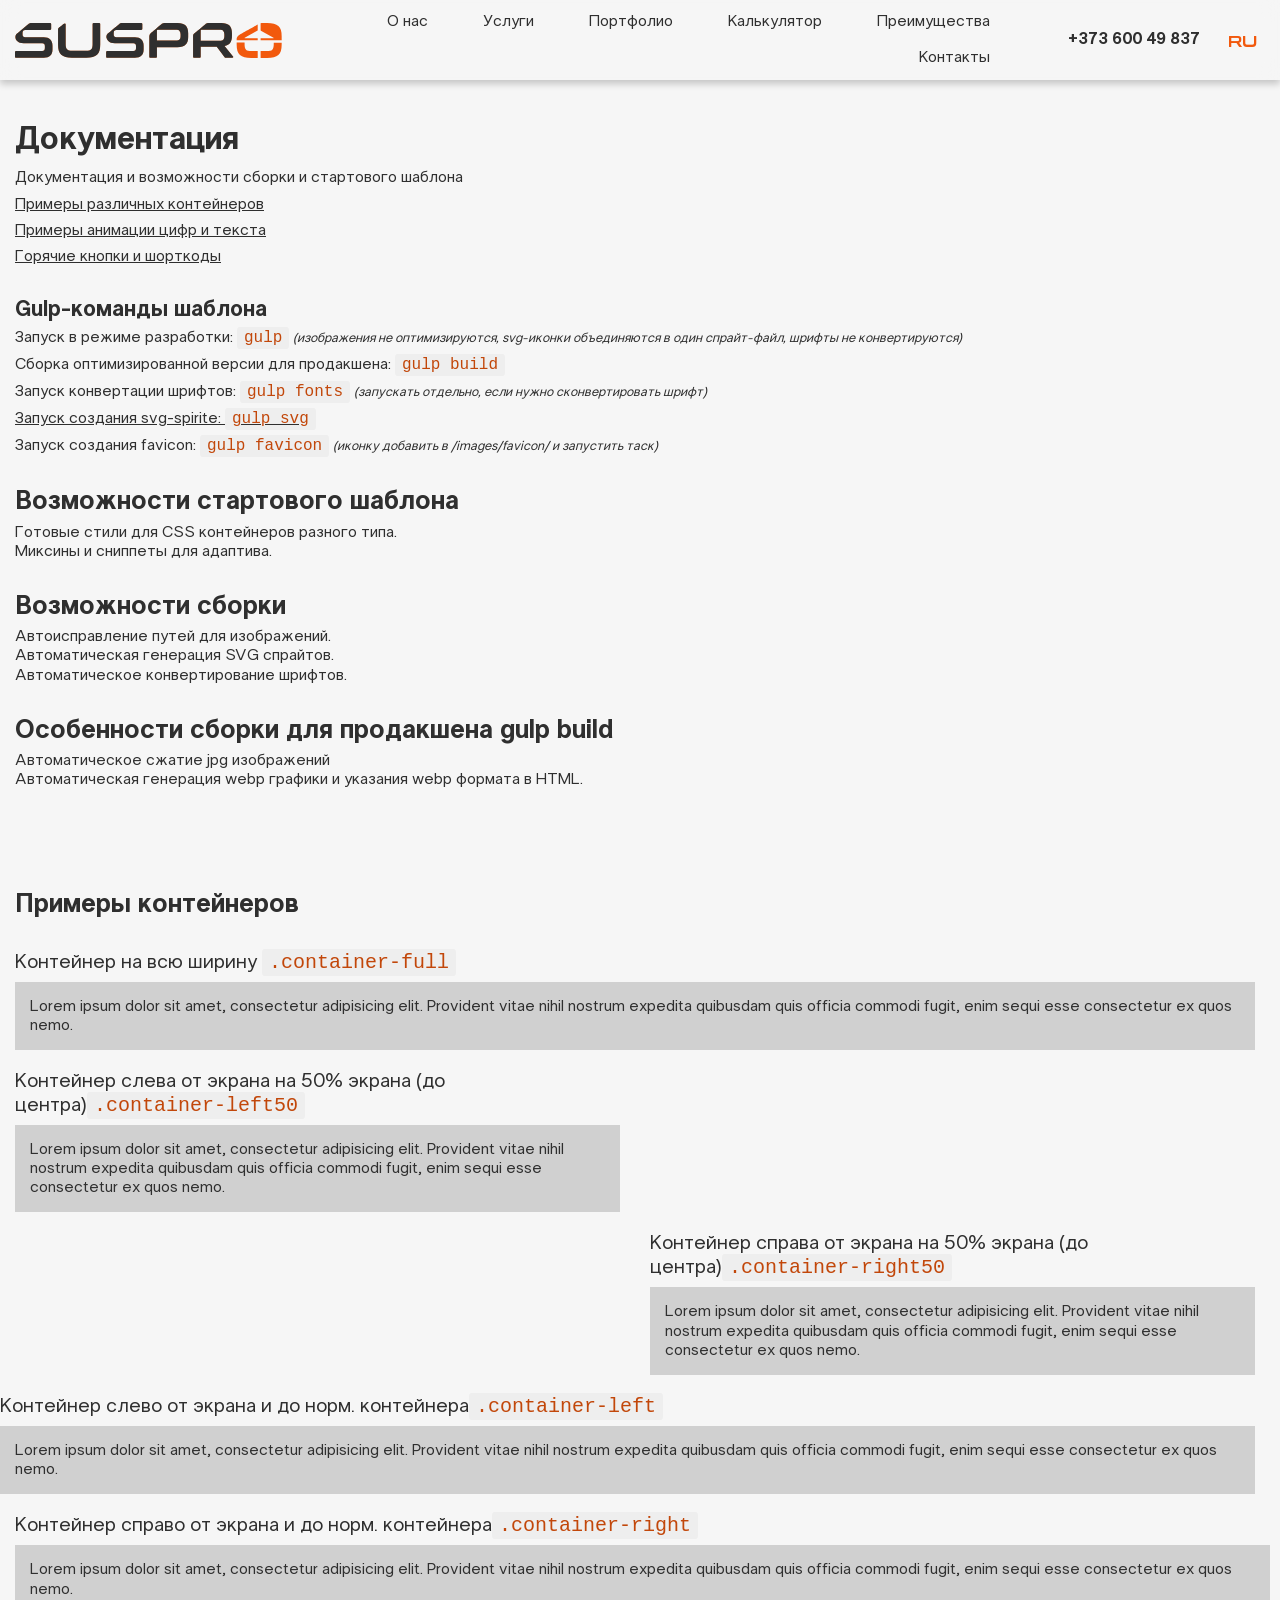
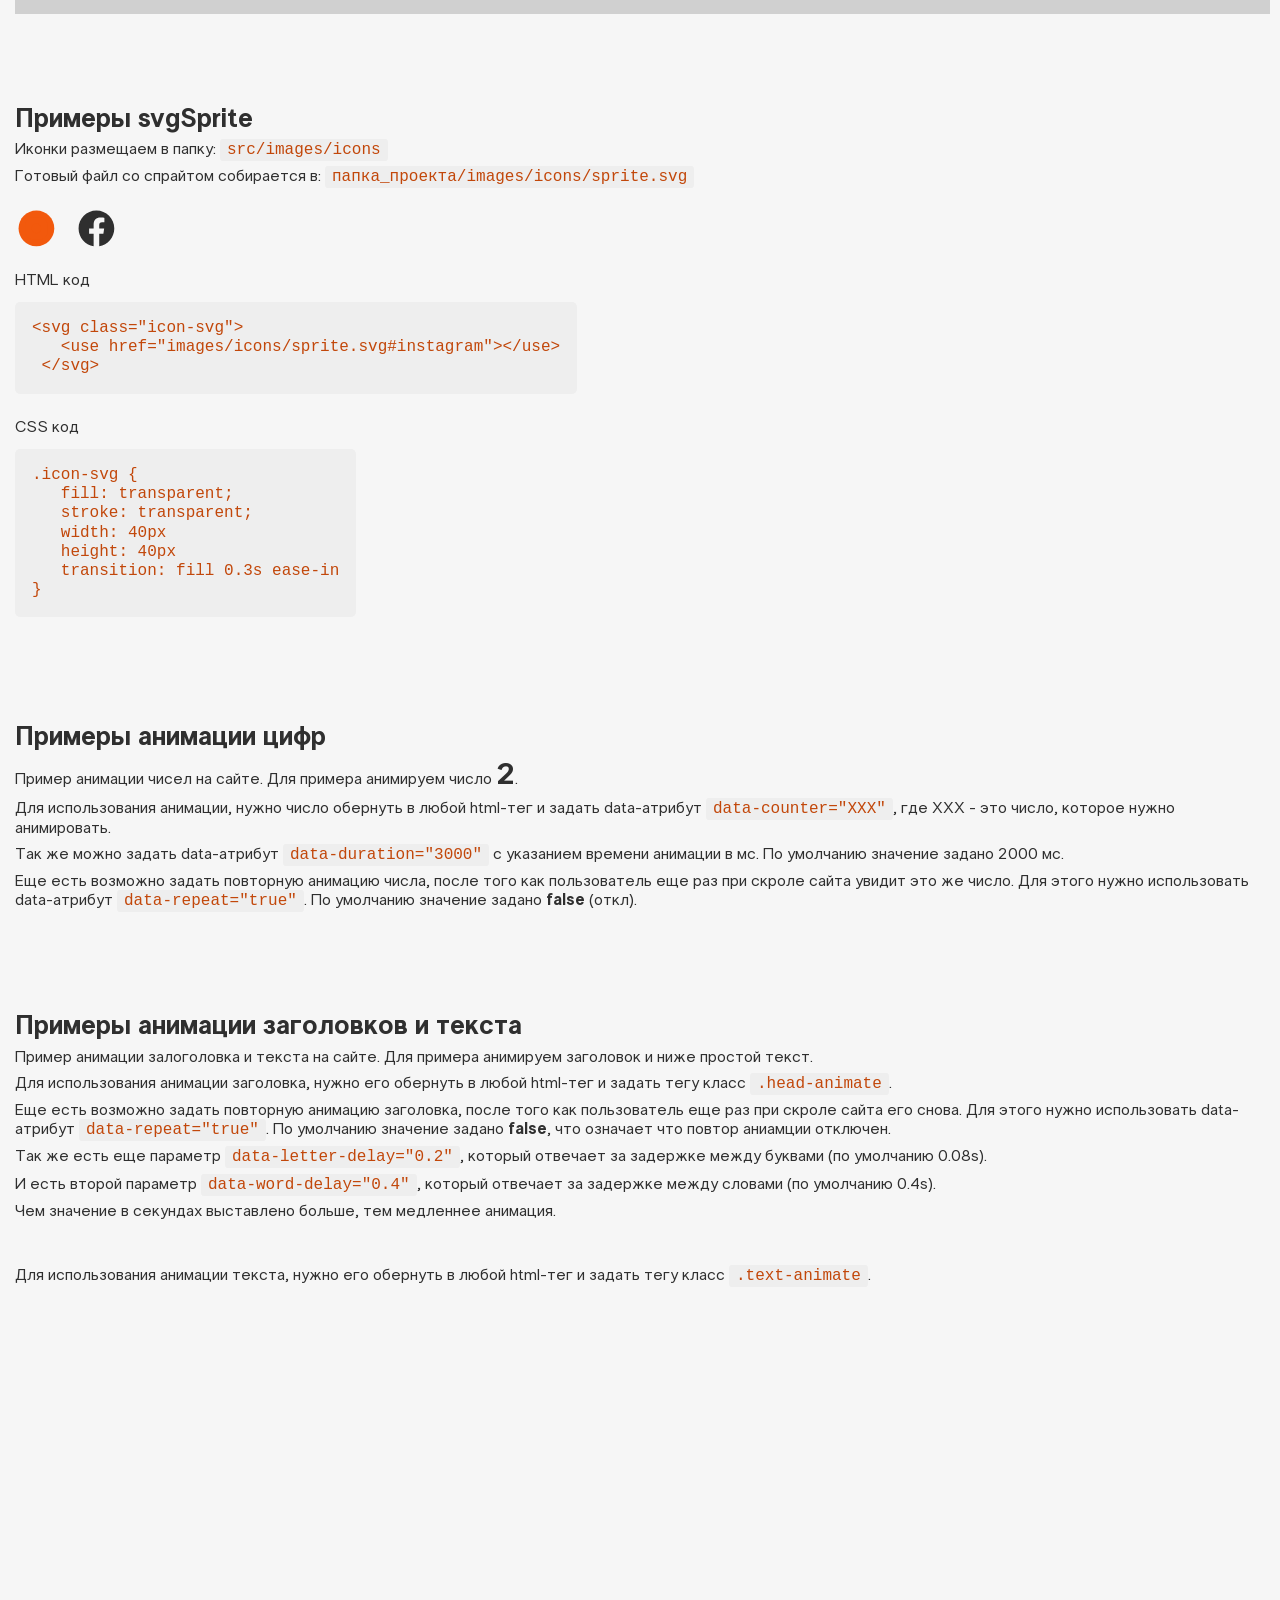
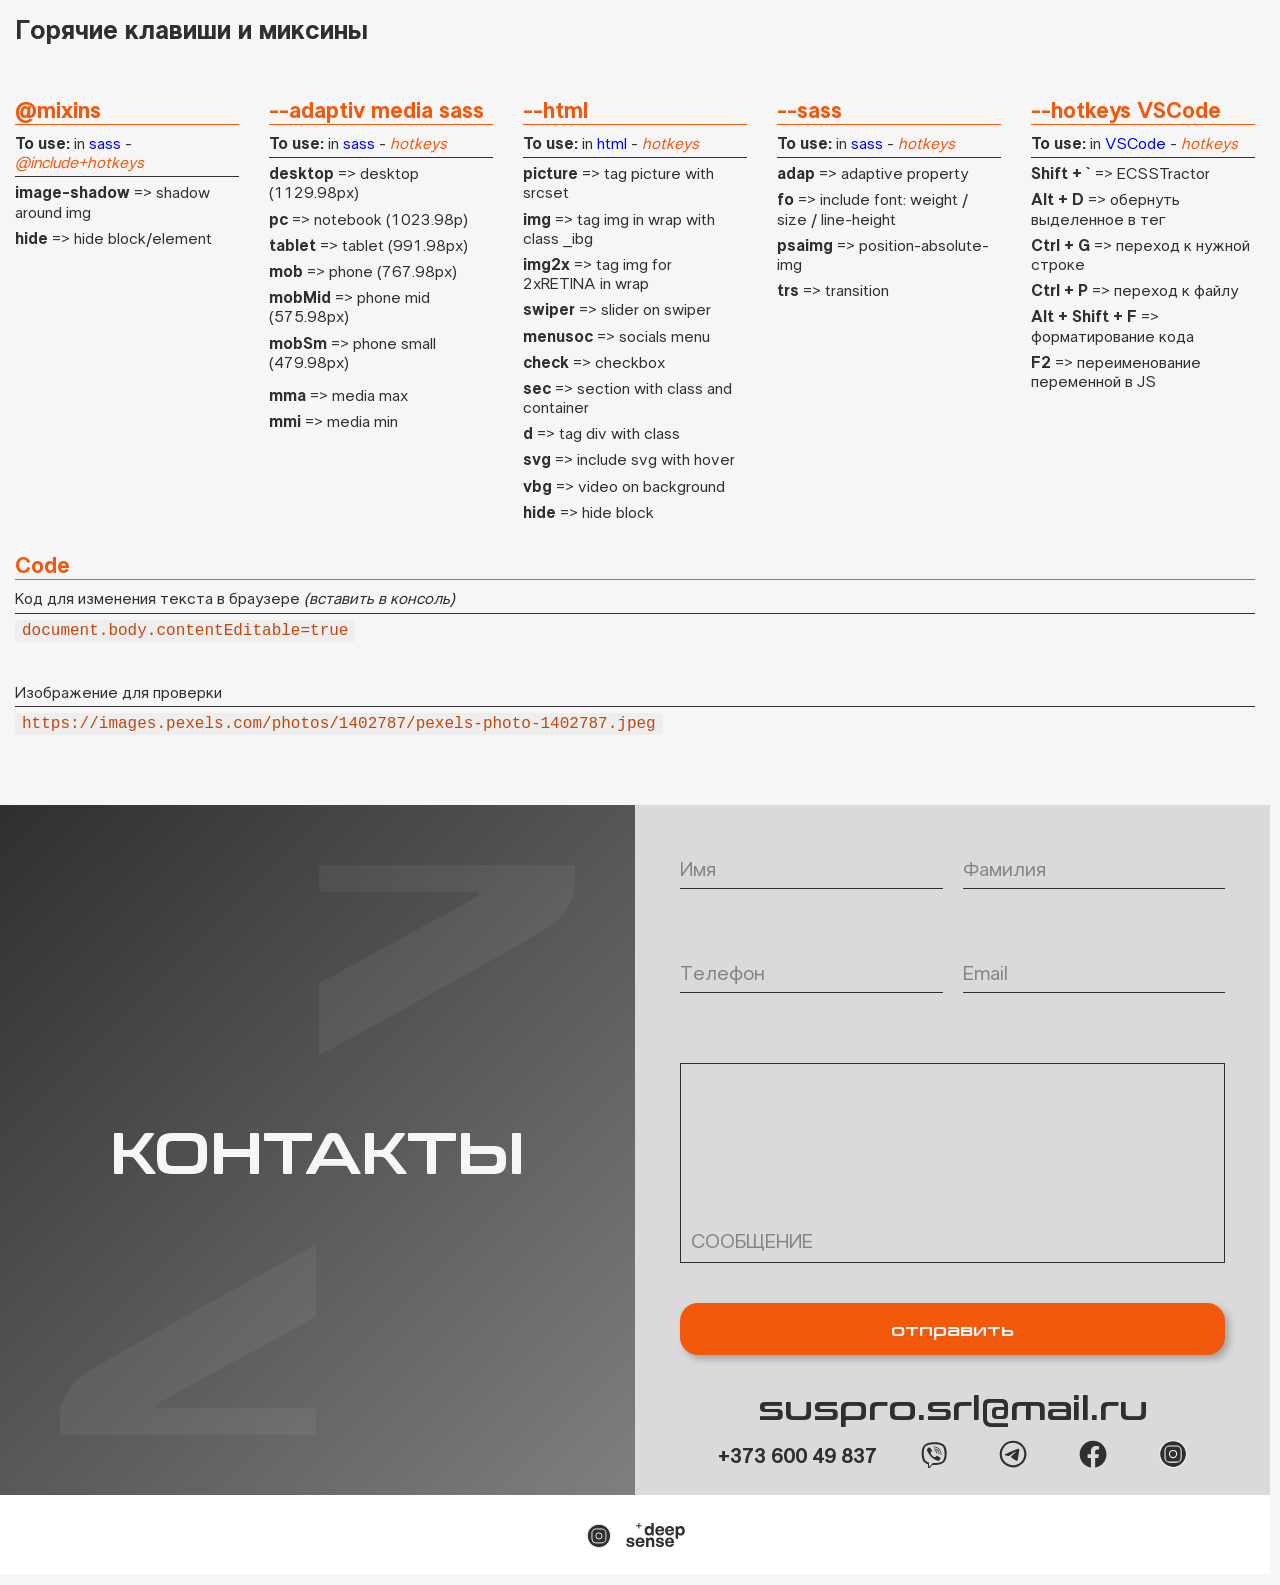
<file: suspro/docs.html>
<!DOCTYPE html>
<html lang="en" class="page">
<head>
  <meta charset="UTF-8">
  <meta http-equiv="X-UA-Compatible" content="IE=edge">
  <meta name="viewport" content="width=device-width, initial-scale=1.0, maximum-scale=1.0, minimum-scale=1.0">
  <meta name="theme-color" content="#111111">
  <!-- подключение стилей -->
  <link rel="stylesheet" href="css/style.min.css?ver=04301633">
  <!-- подключение скриптов -->
  <script defer src="js/main.min.js?ver=04301633"></script>
  <!-- подключение favicon -->
  <!-- <link rel="icon" href="images/favicon/favicon.svg" />
  <link rel="apple-touch-icon" href="apple-touch-icon.png" />
  <link rel="manifest" href="manifest.webmanifest" /> -->
  <title>Documentation</title>
</head>

<body class="page__body">
  <div class="wrapper">
    <header class="header">
      <div class="header__container">
            <a href="/" class="header__logo">
                  <svg viewBox="0 0 267 35" fill="none" xmlns="http://www.w3.org/2000/svg">
                        <path class="roof-right" fill="#F2590D"
                              d="M258.849 0.750001C257.019 0.250001 254.792 2.00942e-06 252.169 1.56647e-06L247.377 0C246.794 -9.84649e-08 246.228 0.0868846 245.681 0.231948C245.645 0.241527 245.62 0.273595 245.62 0.310071V7.31818C245.62 7.4061 245.808 7.593 245.887 7.63636L258.536 14.7145C258.751 14.8332 258.664 15.1505 258.416 15.1505H245.871C245.732 15.1505 245.62 15.2598 245.62 15.3946V17.1206C245.62 17.2554 245.732 17.3647 245.871 17.3647H258.119H266.668V13.2C266.668 10.8 266.409 8.76667 265.891 7.1C265.373 5.43334 264.528 4.08334 263.354 3.05C262.215 1.98334 260.713 1.21667 258.849 0.750001Z" />

                        <path class="roof-left" fill="#F2590D"
                              d="M242.716 15.3946C242.716 15.2598 242.604 15.1505 242.465 15.1505H229.82C229.572 15.1505 229.485 14.8332 229.7 14.7145L242.589 7.60298C242.668 7.55961 242.716 7.47848 242.716 7.39056V1.64667C242.716 1.58448 242.648 1.54529 242.592 1.57584C242.429 1.66526 242.268 1.75475 242.109 1.84317C241.89 1.9649 241.675 2.08462 241.463 2.19938C241.463 2.19938 225.048 11.2897 223.519 12.4074C221.96 13.5475 221.678 15.216 221.668 15.8333L221.668 17.3647H230.358H242.465C242.604 17.3647 242.716 17.2554 242.716 17.1206V15.3946Z" />

                        <path fill="#F2590D"
                              d="M229.591 19.8266C229.591 19.6917 229.479 19.5824 229.34 19.5824H221.668L221.668 21.8C221.668 24.2 221.927 26.25 222.445 27.95C222.997 29.6167 223.843 30.9833 224.982 32.05C226.156 33.0833 227.658 33.8333 229.487 34.3C231.317 34.7667 233.544 35 236.167 35L242.465 35C242.604 35 242.716 34.8907 242.716 34.7558V28.2942C242.716 28.1593 242.604 28.05 242.465 28.05L236.478 28.05C235.132 28.05 234.01 27.95 233.112 27.75C232.249 27.5167 231.559 27.15 231.041 26.65C230.523 26.1167 230.143 25.4167 229.902 24.55C229.694 23.65 229.591 22.55 229.591 21.25V19.8266Z" />

                        <path fill="#F2590D"
                              d="M245.871 35C245.732 35 245.62 34.8907 245.62 34.7558V28.2942C245.62 28.1593 245.732 28.05 245.871 28.05L251.858 28.05C253.204 28.05 254.309 27.95 255.172 27.75C256.07 27.5167 256.777 27.15 257.295 26.65C257.813 26.1167 258.175 25.4167 258.383 24.55C258.624 23.65 258.745 22.55 258.745 21.25V19.8942C258.745 19.7593 258.857 19.65 258.996 19.65H266.668L266.668 21.8C266.668 24.2 266.409 26.25 265.891 27.95C265.373 29.6167 264.528 30.9833 263.354 32.05C262.215 33.0833 260.713 33.8333 258.849 34.3C257.019 34.7667 254.792 35 252.169 35H245.871Z" />



                        <path fill-rule="evenodd" clip-rule="evenodd"
                              d="M206.269 0.0148506C210.08 0.0148506 212.813 0.876323 214.47 2.59927C216.126 4.32221 216.955 6.87349 216.955 10.2531V13.086C216.955 15.9355 216.375 18.1886 215.215 19.8453C214.056 21.502 212.167 22.5622 209.549 23.0261L218.048 33.5626C218.214 33.7282 218.264 33.9767 218.197 34.3081C218.131 34.6394 217.866 34.8051 217.402 34.8051H210.991C210.56 34.8051 210.262 34.7554 210.096 34.656C209.931 34.5566 209.765 34.3909 209.599 34.159L201.747 23.8213H185.693V33.7117C185.693 34.4406 185.329 34.8051 184.6 34.8051H179.232C178.47 34.8051 178.089 34.4406 178.089 33.7117V13.2683C178.161 12.5363 177.9 11.5728 179.16 10.5418C180.434 9.4992 187.604 3.53831 190.397 1.15847C190.857 0.79032 191.742 0.0148506 192.846 0.0148506H206.269ZM204.729 17.7579H185.693V7.4202C185.693 7.0226 185.909 6.82379 186.339 6.82379H204.729C206.418 6.82379 207.611 7.18826 208.307 7.9172C209.003 8.64614 209.351 9.75611 209.351 11.2471V13.3345C209.351 14.8255 209.003 15.9355 208.307 16.6645C207.611 17.3934 206.418 17.7579 204.729 17.7579Z"
                              fill="#FF8136" />
                        <path fill-rule="evenodd" clip-rule="evenodd"
                              d="M206.269 0.0148506C210.08 0.0148506 212.813 0.876323 214.47 2.59927C216.126 4.32221 216.955 6.87349 216.955 10.2531V13.086C216.955 15.9355 216.375 18.1886 215.215 19.8453C214.056 21.502 212.167 22.5622 209.549 23.0261L218.048 33.5626C218.214 33.7282 218.264 33.9767 218.197 34.3081C218.131 34.6394 217.866 34.8051 217.402 34.8051H210.991C210.56 34.8051 210.262 34.7554 210.096 34.656C209.931 34.5566 209.765 34.3909 209.599 34.159L201.747 23.8213H185.693V33.7117C185.693 34.4406 185.329 34.8051 184.6 34.8051H179.232C178.47 34.8051 178.089 34.4406 178.089 33.7117V13.2683C178.161 12.5363 177.9 11.5728 179.16 10.5418C180.434 9.4992 187.604 3.53831 190.397 1.15847C190.857 0.79032 191.742 0.0148506 192.846 0.0148506H206.269ZM204.729 17.7579H185.693V7.4202C185.693 7.0226 185.909 6.82379 186.339 6.82379H204.729C206.418 6.82379 207.611 7.18826 208.307 7.9172C209.003 8.64614 209.351 9.75611 209.351 11.2471V13.3345C209.351 14.8255 209.003 15.9355 208.307 16.6645C207.611 17.3934 206.418 17.7579 204.729 17.7579Z"
                              fill="#2F2F2F" />
                        <path fill-rule="evenodd" clip-rule="evenodd"
                              d="M170.691 2.59927C169.034 0.876323 166.3 0.0148506 162.49 0.0148506H151.061H149.146C147.84 0.0148506 146.944 0.794042 146.376 1.27431C143.364 3.82287 136.645 9.4992 135.507 10.4151C134.45 11.2652 134.315 12.9694 134.31 13.8559V13.9125V33.7117C134.31 34.4406 134.691 34.8051 135.453 34.8051H140.821C141.55 34.8051 141.914 34.4406 141.914 33.7117V24.1692H162.49C166.3 24.1692 169.034 23.3077 170.691 21.5848C172.347 19.8618 173.176 17.3106 173.176 13.9309V10.2531C173.176 6.87349 172.347 4.32221 170.691 2.59927ZM160.949 17.6088H141.914V7.4699C141.914 7.07229 142.129 6.87349 142.56 6.87349H160.949C162.639 6.87349 163.832 7.23796 164.528 7.9669C165.224 8.69584 165.571 9.80581 165.571 11.2968V13.1854C165.571 14.6764 165.224 15.7864 164.528 16.5154C163.832 17.2443 162.639 17.6088 160.949 17.6088Z"
                              fill="#FF8136" />
                        <path fill-rule="evenodd" clip-rule="evenodd"
                              d="M170.691 2.59927C169.034 0.876323 166.3 0.0148506 162.49 0.0148506H151.061H149.146C147.84 0.0148506 146.944 0.794042 146.376 1.27431C143.364 3.82287 136.645 9.4992 135.507 10.4151C134.45 11.2652 134.315 12.9694 134.31 13.8559V13.9125V33.7117C134.31 34.4406 134.691 34.8051 135.453 34.8051H140.821C141.55 34.8051 141.914 34.4406 141.914 33.7117V24.1692H162.49C166.3 24.1692 169.034 23.3077 170.691 21.5848C172.347 19.8618 173.176 17.3106 173.176 13.9309V10.2531C173.176 6.87349 172.347 4.32221 170.691 2.59927ZM160.949 17.6088H141.914V7.4699C141.914 7.07229 142.129 6.87349 142.56 6.87349H160.949C162.639 6.87349 163.832 7.23796 164.528 7.9669C165.224 8.69584 165.571 9.80581 165.571 11.2968V13.1854C165.571 14.6764 165.224 15.7864 164.528 16.5154C163.832 17.2443 162.639 17.6088 160.949 17.6088Z"
                              fill="#2F2F2F" />
                        <path fill-rule="evenodd" clip-rule="evenodd"
                              d="M126.238 0.0148506C126.966 0.0148506 127.331 0.37932 127.331 1.10826V5.82979C127.331 6.55872 126.966 6.92319 126.238 6.92319H101.338C100.377 6.92319 99.6975 7.1717 99.2999 7.6687C98.9023 8.1657 98.7035 8.84494 98.7035 9.70641V11.3962C98.7035 13.2517 99.565 14.1794 101.288 14.1794H119.926C122.808 14.1794 124.978 14.9249 126.436 16.416C127.894 17.8738 128.623 19.9778 128.623 22.7279V26.7039C128.623 29.1227 127.911 31.0775 126.486 32.5686C125.061 34.0596 122.841 34.8051 119.826 34.8051H92.2922C91.5301 34.8051 91.1491 34.4406 91.1491 33.7117V28.9901C91.1491 28.2612 91.5301 27.8967 92.2922 27.8967H118.385C119.346 27.8967 120.025 27.6482 120.423 27.1512C120.82 26.6542 121.019 25.975 121.019 25.1135V23.0758C121.019 21.2203 120.157 20.2926 118.435 20.2926H99.7969C96.9143 20.2926 94.7441 19.5636 93.2862 18.1058C92.4112 17.2109 91.7988 16.0893 91.449 14.7409C91.2421 13.7285 91.5093 11.763 92.3929 11.0052C92.3929 11.0052 101.545 3.3595 104.556 0.81094C105.284 0.195099 105.378 0.0148506 106.975 0.0148506H126.238Z"
                              fill="#FF8136" />
                        <path fill-rule="evenodd" clip-rule="evenodd"
                              d="M126.238 0.0148506C126.966 0.0148506 127.331 0.37932 127.331 1.10826V5.82979C127.331 6.55872 126.966 6.92319 126.238 6.92319H101.338C100.377 6.92319 99.6975 7.1717 99.2999 7.6687C98.9023 8.1657 98.7035 8.84494 98.7035 9.70641V11.3962C98.7035 13.2517 99.565 14.1794 101.288 14.1794H119.926C122.808 14.1794 124.978 14.9249 126.436 16.416C127.894 17.8738 128.623 19.9778 128.623 22.7279V26.7039C128.623 29.1227 127.911 31.0775 126.486 32.5686C125.061 34.0596 122.841 34.8051 119.826 34.8051H92.2922C91.5301 34.8051 91.1491 34.4406 91.1491 33.7117V28.9901C91.1491 28.2612 91.5301 27.8967 92.2922 27.8967H118.385C119.346 27.8967 120.025 27.6482 120.423 27.1512C120.82 26.6542 121.019 25.975 121.019 25.1135V23.0758C121.019 21.2203 120.157 20.2926 118.435 20.2926H99.7969C96.9143 20.2926 94.7441 19.5636 93.2862 18.1058C92.4112 17.2109 91.7988 16.0893 91.449 14.7409C91.2421 13.7285 91.5093 11.763 92.3929 11.0052C92.3929 11.0052 101.545 3.3595 104.556 0.81094C105.284 0.195099 105.378 0.0148506 106.975 0.0148506H126.238Z"
                              fill="#2F2F2F" />
                        <path fill-rule="evenodd" clip-rule="evenodd"
                              d="M50.6673 1.10823C50.6673 -0.0612382 49.0436 0.413964 48.1463 1.16392C46.4299 2.59844 44.1882 4.45917 43.8566 4.74958C43.0632 5.44464 43.0632 6.00324 43.0632 6.37139V21.6842C43.0632 24.0698 43.3117 26.1075 43.8087 27.7973C44.3388 29.454 45.1506 30.8124 46.244 31.8727C47.3705 32.8999 48.8118 33.6454 50.5679 34.1092C52.324 34.5731 54.4611 34.805 56.9792 34.805H71.2929C73.8111 34.805 75.9482 34.5731 77.7043 34.1092C79.4935 33.6454 80.9348 32.8999 82.0282 31.8727C83.1547 30.8124 83.9665 29.454 84.4635 27.7973C84.9605 26.1075 85.209 24.0698 85.209 21.6842V1.10823C85.209 0.379289 84.8445 0.0148198 84.1156 0.0148198H78.6983C77.9693 0.0148198 77.6049 0.379289 77.6049 1.10823V20.9387C77.6049 22.264 77.5055 23.374 77.3067 24.2686C77.1079 25.13 76.76 25.8258 76.263 26.356C75.766 26.853 75.0867 27.2175 74.2252 27.4494C73.3969 27.6482 72.3366 27.7476 71.0444 27.7476H57.2774C55.9852 27.7476 54.9084 27.6482 54.0469 27.4494C53.2186 27.2175 52.5559 26.853 52.0589 26.356C51.5619 25.8258 51.1974 25.13 50.9655 24.2686C50.7667 23.374 50.6673 22.264 50.6673 20.9387V1.10823Z"
                              fill="#FF8136" />
                        <path fill-rule="evenodd" clip-rule="evenodd"
                              d="M50.6673 1.10823C50.6673 -0.0612382 49.0436 0.413964 48.1463 1.16392C46.4299 2.59844 44.1882 4.45917 43.8566 4.74958C43.0632 5.44464 43.0632 6.00324 43.0632 6.37139V21.6842C43.0632 24.0698 43.3117 26.1075 43.8087 27.7973C44.3388 29.454 45.1506 30.8124 46.244 31.8727C47.3705 32.8999 48.8118 33.6454 50.5679 34.1092C52.324 34.5731 54.4611 34.805 56.9792 34.805H71.2929C73.8111 34.805 75.9482 34.5731 77.7043 34.1092C79.4935 33.6454 80.9348 32.8999 82.0282 31.8727C83.1547 30.8124 83.9665 29.454 84.4635 27.7973C84.9605 26.1075 85.209 24.0698 85.209 21.6842V1.10823C85.209 0.379289 84.8445 0.0148198 84.1156 0.0148198H78.6983C77.9693 0.0148198 77.6049 0.379289 77.6049 1.10823V20.9387C77.6049 22.264 77.5055 23.374 77.3067 24.2686C77.1079 25.13 76.76 25.8258 76.263 26.356C75.766 26.853 75.0867 27.2175 74.2252 27.4494C73.3969 27.6482 72.3366 27.7476 71.0444 27.7476H57.2774C55.9852 27.7476 54.9084 27.6482 54.0469 27.4494C53.2186 27.2175 52.5559 26.853 52.0589 26.356C51.5619 25.8258 51.1974 25.13 50.9655 24.2686C50.7667 23.374 50.6673 22.264 50.6673 20.9387V1.10823Z"
                              fill="#2F2F2F" />
                        <path fill-rule="evenodd" clip-rule="evenodd"
                              d="M36.1818 1.10826C36.1818 0.37932 35.8174 0.0148506 35.0884 0.0148506H16.1684C15.34 0.0148506 14.43 0.139065 13.7357 0.81094C13.4962 1.04263 3.07807 9.70641 1.45626 11.121C0.336266 12.0979 0.385057 14.1957 0.413673 14.5963C0.529517 16.2181 1.1434 17.0895 2.13711 18.1058C3.59499 19.5636 5.76524 20.2926 8.64786 20.2926H27.2855C29.0084 20.2926 29.8699 21.2203 29.8699 23.0758V25.1135C29.8699 25.975 29.6711 26.6542 29.2735 27.1512C28.8759 27.6482 28.1966 27.8967 27.2358 27.8967H1.14311C0.381036 27.8967 0 28.2612 0 28.9901V33.7117C0 34.4406 0.381036 34.8051 1.14311 34.8051H28.6771C31.6922 34.8051 33.9122 34.0596 35.3369 32.5686C36.7617 31.0775 37.474 29.1227 37.474 26.7039V22.7279C37.474 19.9778 36.7451 17.8738 35.2872 16.416C33.8293 14.9249 31.6591 14.1794 28.7765 14.1794H10.1389C8.41592 14.1794 7.55445 13.2517 7.55445 11.3962V9.70641C7.55445 8.84494 7.75325 8.1657 8.15085 7.6687C8.54845 7.1717 9.22769 6.92319 10.1886 6.92319H35.0884C35.8174 6.92319 36.1818 6.55872 36.1818 5.82979V1.10826Z"
                              fill="#FF8136" />
                        <path fill-rule="evenodd" clip-rule="evenodd"
                              d="M36.1818 1.10826C36.1818 0.37932 35.8174 0.0148506 35.0884 0.0148506H16.1684C15.34 0.0148506 14.43 0.139065 13.7357 0.81094C13.4962 1.04263 3.07807 9.70641 1.45626 11.121C0.336266 12.0979 0.385057 14.1957 0.413673 14.5963C0.529517 16.2181 1.1434 17.0895 2.13711 18.1058C3.59499 19.5636 5.76524 20.2926 8.64786 20.2926H27.2855C29.0084 20.2926 29.8699 21.2203 29.8699 23.0758V25.1135C29.8699 25.975 29.6711 26.6542 29.2735 27.1512C28.8759 27.6482 28.1966 27.8967 27.2358 27.8967H1.14311C0.381036 27.8967 0 28.2612 0 28.9901V33.7117C0 34.4406 0.381036 34.8051 1.14311 34.8051H28.6771C31.6922 34.8051 33.9122 34.0596 35.3369 32.5686C36.7617 31.0775 37.474 29.1227 37.474 26.7039V22.7279C37.474 19.9778 36.7451 17.8738 35.2872 16.416C33.8293 14.9249 31.6591 14.1794 28.7765 14.1794H10.1389C8.41592 14.1794 7.55445 13.2517 7.55445 11.3962V9.70641C7.55445 8.84494 7.75325 8.1657 8.15085 7.6687C8.54845 7.1717 9.22769 6.92319 10.1886 6.92319H35.0884C35.8174 6.92319 36.1818 6.55872 36.1818 5.82979V1.10826Z"
                              fill="#2F2F2F" />
                  </svg>

            </a>
            <div class="header__menu menu">
                  <nav class="menu__body" title="Main navigation">
                        <ul class="menu__list">
                              <li class="menu__item"><a class="menu__link" href="#about">О нас</a></li>
                              <li class="menu__item"><a class="menu__link" href="#services">Услуги</a></li>
                              <li class="menu__item"><a class="menu__link" href="#portfolio">Портфолио</a></li>
                              <li class="menu__item"><a class="menu__link" href="#calc">Калькулятор</a></li>
                              <li class="menu__item"><a class="menu__link" href="#advantage">Преимущества</a></li>
                              <li class="menu__item"><a class="menu__link" href="docs.html">Контакты</a></li>
                        </ul>
                  </nav>
                  <button type="button" aria-label="Open Menu" aria-expanded="false" class="menu__icon">
                        <span></span>
                        <span></span>
                        <span></span>
                  </button>
            </div><!-- /.menu -->

            <a href="tel:+37360049837" class="header__phone"
               <ul class="menu-languages menu__list" data-da=".menu__body,767.98,2">+373 600 49 837</a>

            <ul class="menu-languages menu__list" data-da=".menu__body,991.98,1">
                  <li class="menu-item-language wpml-ls-item wpml-ls-current-language menu__item">
                        <a href="#" class="menu__link">Ru</a>
                        <ul class="menu-dropdown">
                              <li class="menu-dropdown__item"><a href="#">Ro</a></li>
                              <li class="menu-dropdown__item"><a href="#">En</a></li>
                        </ul>
                  </li>
            </ul>
            <!-- /.languages -->

      </div><!-- /.container -->
</header><!-- /.header -->

    <main class="main">

      <div class="hello__container">
        <h1>Документация</h1>
<p>Документация и возможности сборки и стартового шаблона</p>
<p><a href="#container">Примеры различных контейнеров</a></p>
<p><a href="#animate">Примеры анимации цифр и текста</a></p>
<p><a href="#hotkeys">Горячие кнопки и шорткоды</a></p>

<h3>Gulp-команды шаблона</h3>
<p>Запуск в режиме разработки: <code class="code">gulp</code> <span class="hello__subtext">(изображения не
        оптимизируются, svg-иконки объединяются в один спрайт-файл, шрифты не конвертируются)</span><br>
<p>Сборка оптимизированной версии для продакшена: <code class="code">gulp build</code></p>
<p>Запуск конвертации шрифтов: <code class="code">gulp fonts</code> <span class="hello__subtext">(запускать отдельно,
        если нужно сконвертировать шрифт)</span></p>
<p><a href="#svg">Запуск создания svg-spirite: <code class="code">gulp svg</code></a></p>
<p>Запуск создания favicon: <code class="code">gulp favicon</code> <span class="hello__subtext">(иконку добавить в
        /images/favicon/ и запустить таск)</span></p>

<h2>Возможности стартового шаблона</h2>
Готовые стили для CSS контейнеров разного типа.<br>
Миксины и сниппеты для адаптива.<br>

<h2>Возможности сборки</h2>
Автоисправление путей для изображений.<br>
Автоматическая генерация SVG спрайтов.<br>
Автоматическое конвертирование шрифтов.<br>

<h2>Особенности сборки для продакшена gulp build</h2>
Автоматическое сжатие jpg изображений<br>
Автоматическая генерация webp графики и указания webp формата в HTML.<br>
      </div>

      <div class="hello__container" id="container">
        <h2>Примеры контейнеров</h2>
      </div>
      <div class="container-full mb20">
  Контейнер на всю ширину <code class="code">.container-full</code>
  <div class="example">
    Lorem ipsum dolor sit amet, consectetur adipisicing elit. Provident vitae nihil nostrum expedita quibusdam
    quis officia commodi fugit, enim sequi esse consectetur ex quos nemo.
  </div>
</div>
<div class="container-left50 mb20">
  Контейнер слева от экрана на 50% экрана (до центра)<code class="code">.container-left50</code>
  <div class="example">
    Lorem ipsum dolor sit amet, consectetur adipisicing elit. Provident vitae nihil nostrum expedita quibusdam
    quis officia commodi fugit, enim sequi esse consectetur ex quos nemo.
  </div>
</div>
<div class="container-right50 mb20">
  Контейнер справа от экрана на 50% экрана (до центра)<code class="code">.container-right50</code>
  <div class="example">
    Lorem ipsum dolor sit amet, consectetur adipisicing elit. Provident vitae nihil nostrum expedita quibusdam
    quis officia commodi fugit, enim sequi esse consectetur ex quos nemo.
  </div>
</div>
<div class="container-left mb20">
  Контейнер слево от экрана и до норм. контейнера<code class="code">.container-left</code>
  <div class="example">
    Lorem ipsum dolor sit amet, consectetur adipisicing elit. Provident vitae nihil nostrum expedita quibusdam
    quis officia commodi fugit, enim sequi esse consectetur ex quos nemo.
  </div>
</div>
<div class="container-right mb20">
  Контейнер справо от экрана и до норм. контейнера<code class="code">.container-right</code>
  <div class="example">
    Lorem ipsum dolor sit amet, consectetur adipisicing elit. Provident vitae nihil nostrum expedita quibusdam
    quis officia commodi fugit, enim sequi esse consectetur ex quos nemo.
  </div>
</div>

      <div class="hello__container" id="svg">
        <h2>Примеры svgSprite</h2>
        <p>Иконки размещаем в папку: <code class="code">src/images/icons</code></p>

Готовый файл со спрайтом собирается в: <code class="code">папка_проекта/images/icons/sprite.svg</code>
<br><br>
<svg class="icon-svg icon-svg--inst" aria-hidden="true">
  <use xlink:href="images/icons/sprite.svg#instagram"></use>
</svg>
&nbsp;&nbsp;&nbsp;
<svg class="icon-svg icon-svg--fb" aria-hidden="true">
  <use xlink:href="images/icons/sprite.svg#facebook"></use>
</svg>

<br><br>
<p>HTML код</p>
<code class="code-full">
  &lt;svg class="icon-svg"&gt; <br>
  &nbsp;&nbsp;&nbsp;&lt;use href="images/icons/sprite.svg#instagram"&gt;&lt;/use&gt;<br>
  &nbsp;&lt;/svg&gt;
</code>
<br><br>
<p>CSS код</p>
<code class="code-full">
  .icon-svg {<br>
  &nbsp;&nbsp;&nbsp;fill: transparent;<br>
  &nbsp;&nbsp;&nbsp;stroke: transparent;<br>
  &nbsp;&nbsp;&nbsp;width: 40px<br>
  &nbsp;&nbsp;&nbsp;height: 40px<br>
  &nbsp;&nbsp;&nbsp;transition: fill 0.3s ease-in<br>
  }<br>
</code>
      </div>

      <div class="hello__container" id="animate">
        <h2>Примеры анимации цифр</h2>
        <p>Пример анимации чисел на сайте. Для примера анимируем число <span class="data-counter" data-counter="15"
              data-repeat="true" data-duration="4000">15</span>.
</p>
<p>Для использования анимации, нужно число обернуть в любой html-тег и задать data-атрибут <code
              class="code">data-counter="XXX"</code>, где XXX - это число, которое нужно анимировать.</p>
<p>Так же можно задать data-атрибут <code class="code">data-duration="3000"</code> с указанием времени анимации в мс. По
        умолчанию
        значение задано 2000 мс.</p>
<p>Еще есть возможно задать повторную анимацию числа, после того как пользователь еще раз при скроле сайта увидит это же
        число. Для этого нужно использовать data-атрибут <code class="code">data-repeat="true"</code>. По умолчанию
        значение
        задано <b>false</b> (откл).</p>
      </div>

      <div class="hello__container " id="svg">
        <h2 class="head-animate" data-letter-delay="0.2" data-word-delay="0.4" data-repeat="true">Примеры
          анимации заголовков и текста</h2>
        <p>Пример анимации залоголовка и текста на сайте. Для примера анимируем заголовок и ниже простой текст.</p>
<p>Для использования анимации заголовка, нужно его обернуть в любой html-тег и задать тегу класс <code
              class="code">.head-animate</code>.</p>
<p>Еще есть возможно задать повторную анимацию заголовка, после того как пользователь еще раз при
        скроле сайта его снова. Для этого нужно использовать data-атрибут <code class="code">data-repeat="true"</code>.
        По умолчанию
        значение задано <b>false</b>, что означает что повтор аниамции отключен.</p>
<p>Так же есть еще параметр <code class="code">data-letter-delay="0.2"</code>, который отвечает за задержкe между
        буквами (по умолчанию 0.08s).</p>
<p>И есть второй параметр <code class="code">data-word-delay="0.4"</code>, который отвечает за задержкe между словами
        (по умолчанию 0.4s).</p>
<p>Чем значение в секундах выставлено больше, тем медленнее анимация.</p>
<br>
<br>
<p class="text-animate">Для использования анимации текста, нужно его обернуть в любой html-тег и задать тегу класс <code
              class="code">.text-animate</code>.</p>
<br>


<div class="scroll-animation" data-line-duration="7000" data-sections-count="3" data-repeat="true">
        <div class="line"></div> <!-- Общая линия -->
        <div class="sections">
                <div class="section">
                        <h2 class="title">Заголовок 1</h2>
                        <p class="description">Описание 1 Lorem ipsum dolor sit amet consectetur adipisicing elit.
                                Atque,
                                incidunt.</p>
                </div>
                <div class="section">
                        <h2 class="title">Заголовок 2</h2>
                        <p class="description">Описание 2 Lorem ipsum dolor sit amet consectetur adipisicing elit.
                                Atque,
                                incidunt.</p>
                </div>
                <div class="section">
                        <h2 class="title">Заголовок 3</h2>
                        <p class="description">Описание 3 Lorem ipsum dolor sit amet consectetur adipisicing elit.
                                Atque,
                                incidunt.</p>
                </div>
                <!-- <div class="section">
                        <h2 class="title">Заголовок 4</h2>
                        <p class="description">Описание 4</p>
                </div> -->
        </div>
</div>
      </div>

      <div class="hello__container" id="hotkeys">
        <h2>Горячие клавиши и миксины</h2>
        <section class="hotkeys">
  <div class="hotkeys__container">

    <div class="hotkeys__wrap">
      <h3 class="hotkeys__title">@mixins</h3>
      <div class="hotkeys__use"><b>To use:</b> in <span class="hotkeys__blue">sass</span> - <span
              class="hotkeys__code">@include+hotkeys</span></div>
      <ul class="hotkeys__list">
        <li class="hotkeys__item"><span>image-shadow</span> => shadow around img</li>
        <li class="hotkeys__item"><span>hide</span> => hide block/element</li>
      </ul>
    </div>

    <div class="hotkeys__wrap">
      <h3 class="hotkeys__title">--adaptiv media sass</h3>
      <div class="hotkeys__use"><b>To use:</b> in <span class="hotkeys__blue">sass</span> - <span
              class="hotkeys__code">hotkeys</span></div>
      <ul class="hotkeys__list">
        <li class="hotkeys__item"><span>desktop</span> => desktop (1129.98px)</li>
        <li class="hotkeys__item"><span>pc</span> => notebook (1023.98p)</li>
        <li class="hotkeys__item"><span>tablet</span> => tablet (991.98px)</li>
        <li class="hotkeys__item"><span>mob</span> => phone (767.98px)</li>
        <li class="hotkeys__item"><span>mobMid</span> => phone mid (575.98px)</li>
        <li class="hotkeys__item"><span>mobSm</span> => phone small (479.98px)</li>
        <li class="hotkeys__item"><span></span></li>
        <li class="hotkeys__item"><span>mma</span> => media max</li>
        <li class="hotkeys__item"><span>mmi</span> => media min</li>
      </ul>
    </div>

    <div class="hotkeys__wrap">
      <h3 class="hotkeys__title">--html</h3>
      <div class="hotkeys__use"><b>To use:</b> in <span class="hotkeys__blue">html</span> - <span
              class="hotkeys__code">hotkeys</span></div>
      <ul class="hotkeys__list">
        <li class="hotkeys__item"><span>picture</span> => tag picture with srcset</li>
        <li class="hotkeys__item"><span>img</span> => tag img in wrap with class _ibg</li>
        <li class="hotkeys__item"><span>img2x</span> => tag img for 2xRETINA in wrap</li>
        <li class="hotkeys__item"><span>swiper</span> => slider on swiper</li>
        <li class="hotkeys__item"><span>menusoc</span> => socials menu</li>
        <li class="hotkeys__item"><span>check</span> => checkbox</li>
        <li class="hotkeys__item"><span>sec</span> => section with class and container</li>
        <li class="hotkeys__item"><span>d</span> => tag div with class</li>
        <li class="hotkeys__item"><span>svg</span> => include svg with hover</li>
        <li class="hotkeys__item"><span>vbg</span> => video on background</li>
        <li class="hotkeys__item"><span>hide</span> => hide block</li>
      </ul>
    </div>

    <div class="hotkeys__wrap">
      <h3 class="hotkeys__title">--sass</h3>
      <div class="hotkeys__use"><b>To use:</b> in <span class="hotkeys__blue">sass</span> - <span
              class="hotkeys__code">hotkeys</span></div>
      <ul class="hotkeys__list">
        <li class="hotkeys__item"><span>adap</span> => adaptive property</li>
        <li class="hotkeys__item"><span>fo</span> => include font: weight / size / line-height</li>
        <li class="hotkeys__item"><span>psaimg</span> => position-absolute-img</li>
        <li class="hotkeys__item"><span>trs</span> => transition</li>

      </ul>
    </div>

    <div class="hotkeys__wrap">
      <h3 class="hotkeys__title">--hotkeys VSCode</h3>
      <div class="hotkeys__use"><b>To use:</b> in <span class="hotkeys__blue">VSCode</span> - <span
              class="hotkeys__code">hotkeys</span></div>
      <ul class="hotkeys__list">
        <li class="hotkeys__item"><span>Shift + `</span> => ECSSTractor</li>
        <li class="hotkeys__item"><span>Alt + D</span> => обернуть выделенное в тег</li>
        <li class="hotkeys__item"><span>Ctrl + G</span> => переход к нужной строке</li>
        <li class="hotkeys__item"><span>Ctrl + P</span> => переход к файлу </li>
        <li class="hotkeys__item"><span>Alt + Shift + F</span> => форматирование кода</li>
        <li class="hotkeys__item"><span>F2</span> => переименование переменной в JS</li>
      </ul>
    </div>

  </div><!-- /.hotkeys__container -->

  <div class="hotkeys__container">
    <div class="hotkeys__wrap">
      <h3 class="hotkeys__title">Code</h3>
      <div class="hotkeys__use">Код для изменения текста в браузере <i>(вставить в консоль)</i></div>
      <ul class="hotkeys__list">
        <li class="hotkeys__item">
          <code class="code">
            document.body.contentEditable=true
          </code>
        </li>
      </ul>
      <div><br><br></div>
      <div class="hotkeys__use">Изображение для проверки</div>
      <ul class="hotkeys__list">
        <li class="hotkeys__item">
          <code class="code">
            https://images.pexels.com/photos/1402787/pexels-photo-1402787.jpeg
          </code>
        </li>
      </ul>
    </div>
  </div>
</section><!-- /.hotkeys -->
      </div>

    </main>

    <footer class="footer" id="contacts">
  <div class="footer__wrap">

    <div class="footer__name">
      <div class="footer__container">
        <div class="footer__title">
          КОНТАКТЫ
        </div>
      </div>
    </div>

    <div class="footer__contacts">
      <div class="footer__container">
        <form action="#" class="footer__form form wpcf7-form">

  <div class="form__inner">
    <div class="form__line">
      <input id="name" class="form__input" type="text" placeholder="Имя">
    </div>
    <div class="form__line">
      <input id="surname" class="form__input" type="text" placeholder="Фамилия">
    </div>
    <div class="form__line">
      <input id="number" class="form__input" type="email" placeholder="Телефон">
    </div>
    <div class="form__line">
      <input id="email" class="form__input" type="text" placeholder="Email">
    </div>
    <div class="form__text">
      <!-- <span class="form__text-descr">Scrieți câteva detalii despre proiectul dumneavoastră</span> -->
      <textarea maxlength="2000" id="message" class="form__textarea" placeholder="СООБЩЕНИЕ"></textarea>
    </div>

  </div><!-- /.form__inner -->
  <input type="submit" class="wpcf7-form-control has-spinner wpcf7-submit btn-reset btn form__send"
         value="отправить">
</form>

        <a href="mailto:suspro.srl@mail.ru" class="footer__email">suspro.srl@mail.ru</a>
        <div class="footer__socials">
          <a href="tel:+37360049837" class="footer__phone">+373 600 49 837</a>
          <ul class="social">
  <li>
    <a href="#" target="_blank">
      <svg class="" aria-hidden="true" preserveAspectRatio="xMidYMid meet">
        <use href="images/icons/sprite.svg#viber"></use>
      </svg>
    </a>
  </li>
  <li>
    <a href="#" target="_blank">
      <svg class="" aria-hidden="true" preserveAspectRatio="xMidYMid meet">
        <use xlink:href="images/icons/sprite.svg#telegram"></use>
      </svg>
    </a>
  </li>
  <li>
    <a href="#" target="_blank">
      <svg class="" aria-hidden="true" preserveAspectRatio="xMidYMid meet">
        <use xlink:href="images/icons/sprite.svg#facebook"></use>
      </svg>
    </a>
  </li>
  <li>
    <a href="https://www.instagram.com/suspro.md" target="_blank">
      <svg class="instagram" aria-hidden="true" preserveAspectRatio="xMidYMid meet">
        <use xlink:href="images/icons/sprite.svg#instagram"></use>
      </svg>
    </a>
  </li>
</ul>
        </div>
      </div><!-- /.container -->
    </div>

  </div>

  <div class="footer__copyright">
    <div class="footer__ref">
      <a href="https://www.instagram.com/deep_sense_studio" class="footer__ref-ss" target="_blank">
        <svg class="instagram" aria-hidden="true" preserveAspectRatio="xMidYMid meet">
          <use xlink:href="images/icons/sprite.svg#instagram"></use>
        </svg>
        <img src="images/ref.svg" loading="lazy" width="61" height="25" alt="">
      </a>
      
    </div>
  </div>
</footer><!-- /.footer -->
  </div><!-- /.wrapper -->
</body>


</html>
</file>
<file: suspro/css/style.min.css>
@charset "UTF-8";
/**
 * Swiper 9.4.1
 * Most modern mobile touch slider and framework with hardware accelerated transitions
 * https://swiperjs.com
 *
 * Copyright 2014-2023 Vladimir Kharlampidi
 *
 * Released under the MIT License
 *
 * Released on: June 13, 2023
 */
/* FONT_START */
@font-face {
  font-family: "swiper-icons";
  src: url("data:application/font-woff;charset=utf-8;base64, [base64]//wADZ2x5ZgAAAywAAADMAAAD2MHtryVoZWFkAAABbAAAADAAAAA2E2+eoWhoZWEAAAGcAAAAHwAAACQC9gDzaG10eAAAAigAAAAZAAAArgJkABFsb2NhAAAC0AAAAFoAAABaFQAUGG1heHAAAAG8AAAAHwAAACAAcABAbmFtZQAAA/gAAAE5AAACXvFdBwlwb3N0AAAFNAAAAGIAAACE5s74hXjaY2BkYGAAYpf5Hu/j+W2+MnAzMYDAzaX6QjD6/4//Bxj5GA8AuRwMYGkAPywL13jaY2BkYGA88P8Agx4j+/8fQDYfA1AEBWgDAIB2BOoAeNpjYGRgYNBh4GdgYgABEMnIABJzYNADCQAACWgAsQB42mNgYfzCOIGBlYGB0YcxjYGBwR1Kf2WQZGhhYGBiYGVmgAFGBiQQkOaawtDAoMBQxXjg/wEGPcYDDA4wNUA2CCgwsAAAO4EL6gAAeNpj2M0gyAACqxgGNWBkZ2D4/wMA+xkDdgAAAHjaY2BgYGaAYBkGRgYQiAHyGMF8FgYHIM3DwMHABGQrMOgyWDLEM1T9/w8UBfEMgLzE////P/5//f/V/xv+r4eaAAeMbAxwIUYmIMHEgKYAYjUcsDAwsLKxc3BycfPw8jEQA/[base64]/uznmfPFBNODM2K7MTQ45YEAZqGP81AmGGcF3iPqOop0r1SPTaTbVkfUe4HXj97wYE+yNwWYxwWu4v1ugWHgo3S1XdZEVqWM7ET0cfnLGxWfkgR42o2PvWrDMBSFj/IHLaF0zKjRgdiVMwScNRAoWUoH78Y2icB/yIY09An6AH2Bdu/UB+yxopYshQiEvnvu0dURgDt8QeC8PDw7Fpji3fEA4z/PEJ6YOB5hKh4dj3EvXhxPqH/SKUY3rJ7srZ4FZnh1PMAtPhwP6fl2PMJMPDgeQ4rY8YT6Gzao0eAEA409DuggmTnFnOcSCiEiLMgxCiTI6Cq5DZUd3Qmp10vO0LaLTd2cjN4fOumlc7lUYbSQcZFkutRG7g6JKZKy0RmdLY680CDnEJ+UMkpFFe1RN7nxdVpXrC4aTtnaurOnYercZg2YVmLN/d/gczfEimrE/fs/bOuq29Zmn8tloORaXgZgGa78yO9/cnXm2BpaGvq25Dv9S4E9+5SIc9PqupJKhYFSSl47+Qcr1mYNAAAAeNptw0cKwkAAAMDZJA8Q7OUJvkLsPfZ6zFVERPy8qHh2YER+3i/BP83vIBLLySsoKimrqKqpa2hp6+jq6RsYGhmbmJqZSy0sraxtbO3sHRydnEMU4uR6yx7JJXveP7WrDycAAAAAAAH//wACeNpjYGRgYOABYhkgZgJCZgZNBkYGLQZtIJsFLMYAAAw3ALgAeNolizEKgDAQBCchRbC2sFER0YD6qVQiBCv/H9ezGI6Z5XBAw8CBK/m5iQQVauVbXLnOrMZv2oLdKFa8Pjuru2hJzGabmOSLzNMzvutpB3N42mNgZGBg4GKQYzBhYMxJLMlj4GBgAYow/P/PAJJhLM6sSoWKfWCAAwDAjgbRAAB42mNgYGBkAIIbCZo5IPrmUn0hGA0AO8EFTQAA");
  font-weight: 400;
  font-style: normal;
}
/* FONT_END */
:root {
  --swiper-theme-color: #007aff;
  /*
  --swiper-preloader-color: var(--swiper-theme-color);
  --swiper-wrapper-transition-timing-function: initial;
  */
}

.swiper,
swiper-container {
  margin-left: auto;
  margin-right: auto;
  position: relative;
  overflow: hidden;
  list-style: none;
  padding: 0;
  /* Fix of Webkit flickering */
  z-index: 1;
  display: block;
}

.swiper-vertical > .swiper-wrapper {
  flex-direction: column;
}

.swiper-wrapper {
  position: relative;
  width: 100%;
  height: 100%;
  z-index: 1;
  display: flex;
  transition-property: transform;
  transition-timing-function: var(--swiper-wrapper-transition-timing-function, initial);
  box-sizing: content-box;
}

.swiper-android .swiper-slide,
.swiper-wrapper {
  transform: translate3d(0px, 0, 0);
}

.swiper-horizontal {
  touch-action: pan-y;
}

.swiper-vertical {
  touch-action: pan-x;
}

.swiper-slide,
swiper-slide {
  flex-shrink: 0;
  width: 100%;
  height: 100%;
  position: relative;
  transition-property: transform;
  display: block;
}

.swiper-slide-invisible-blank {
  visibility: hidden;
}

/* Auto Height */
.swiper-autoheight,
.swiper-autoheight .swiper-slide {
  height: auto;
}

.swiper-autoheight .swiper-wrapper {
  align-items: flex-start;
  transition-property: transform, height;
}

.swiper-backface-hidden .swiper-slide {
  transform: translateZ(0);
  -webkit-backface-visibility: hidden;
  backface-visibility: hidden;
}

/* 3D Effects */
.swiper-3d.swiper-css-mode .swiper-wrapper {
  perspective: 1200px;
}

.swiper-3d .swiper-wrapper {
  transform-style: preserve-3d;
}

.swiper-3d {
  perspective: 1200px;
}

.swiper-3d .swiper-slide,
.swiper-3d .swiper-slide-shadow,
.swiper-3d .swiper-slide-shadow-left,
.swiper-3d .swiper-slide-shadow-right,
.swiper-3d .swiper-slide-shadow-top,
.swiper-3d .swiper-slide-shadow-bottom,
.swiper-3d .swiper-cube-shadow {
  transform-style: preserve-3d;
}

.swiper-3d .swiper-slide-shadow,
.swiper-3d .swiper-slide-shadow-left,
.swiper-3d .swiper-slide-shadow-right,
.swiper-3d .swiper-slide-shadow-top,
.swiper-3d .swiper-slide-shadow-bottom {
  position: absolute;
  left: 0;
  top: 0;
  width: 100%;
  height: 100%;
  pointer-events: none;
  z-index: 10;
}

.swiper-3d .swiper-slide-shadow {
  background: rgba(0, 0, 0, 0.15);
}

.swiper-3d .swiper-slide-shadow-left {
  background-image: linear-gradient(to left, rgba(0, 0, 0, 0.5), rgba(0, 0, 0, 0));
}

.swiper-3d .swiper-slide-shadow-right {
  background-image: linear-gradient(to right, rgba(0, 0, 0, 0.5), rgba(0, 0, 0, 0));
}

.swiper-3d .swiper-slide-shadow-top {
  background-image: linear-gradient(to top, rgba(0, 0, 0, 0.5), rgba(0, 0, 0, 0));
}

.swiper-3d .swiper-slide-shadow-bottom {
  background-image: linear-gradient(to bottom, rgba(0, 0, 0, 0.5), rgba(0, 0, 0, 0));
}

/* CSS Mode */
.swiper-css-mode > .swiper-wrapper {
  overflow: auto;
  scrollbar-width: none;
  /* For Firefox */
  -ms-overflow-style: none;
  /* For Internet Explorer and Edge */
}

.swiper-css-mode > .swiper-wrapper::-webkit-scrollbar {
  display: none;
}

.swiper-css-mode > .swiper-wrapper > .swiper-slide {
  scroll-snap-align: start start;
}

.swiper-horizontal.swiper-css-mode > .swiper-wrapper {
  scroll-snap-type: x mandatory;
}

.swiper-vertical.swiper-css-mode > .swiper-wrapper {
  scroll-snap-type: y mandatory;
}

.swiper-css-mode.swiper-free-mode > .swiper-wrapper {
  scroll-snap-type: none;
}

.swiper-css-mode.swiper-free-mode > .swiper-wrapper > .swiper-slide {
  scroll-snap-align: none;
}

.swiper-centered > .swiper-wrapper::before {
  content: "";
  flex-shrink: 0;
  order: 9999;
}

.swiper-centered > .swiper-wrapper > .swiper-slide {
  scroll-snap-align: center center;
  scroll-snap-stop: always;
}

.swiper-centered.swiper-horizontal > .swiper-wrapper > .swiper-slide:first-child {
  margin-inline-start: var(--swiper-centered-offset-before);
}

.swiper-centered.swiper-horizontal > .swiper-wrapper::before {
  height: 100%;
  min-height: 1px;
  width: var(--swiper-centered-offset-after);
}

.swiper-centered.swiper-vertical > .swiper-wrapper > .swiper-slide:first-child {
  margin-block-start: var(--swiper-centered-offset-before);
}

.swiper-centered.swiper-vertical > .swiper-wrapper::before {
  width: 100%;
  min-width: 1px;
  height: var(--swiper-centered-offset-after);
}

.swiper-lazy-preloader {
  width: 42px;
  height: 42px;
  position: absolute;
  left: 50%;
  top: 50%;
  margin-left: -21px;
  margin-top: -21px;
  z-index: 10;
  transform-origin: 50%;
  box-sizing: border-box;
  border: 4px solid var(--swiper-preloader-color, var(--swiper-theme-color));
  border-radius: 50%;
  border-top-color: transparent;
}

.swiper:not(.swiper-watch-progress) .swiper-lazy-preloader,
swiper-container:not(.swiper-watch-progress) .swiper-lazy-preloader,
.swiper-watch-progress .swiper-slide-visible .swiper-lazy-preloader {
  animation: swiper-preloader-spin 1s infinite linear;
}

.swiper-lazy-preloader-white {
  --swiper-preloader-color: #fff;
}

.swiper-lazy-preloader-black {
  --swiper-preloader-color: #000;
}

@keyframes swiper-preloader-spin {
  0% {
    transform: rotate(0deg);
  }
  100% {
    transform: rotate(360deg);
  }
}
.swiper-virtual .swiper-slide {
  -webkit-backface-visibility: hidden;
  transform: translateZ(0);
}

.swiper-virtual.swiper-css-mode .swiper-wrapper::after {
  content: "";
  position: absolute;
  left: 0;
  top: 0;
  pointer-events: none;
}

.swiper-virtual.swiper-css-mode.swiper-horizontal .swiper-wrapper::after {
  height: 1px;
  width: var(--swiper-virtual-size);
}

.swiper-virtual.swiper-css-mode.swiper-vertical .swiper-wrapper::after {
  width: 1px;
  height: var(--swiper-virtual-size);
}

:root {
  --swiper-navigation-size: 44px;
  /*
  --swiper-navigation-top-offset: 50%;
  --swiper-navigation-sides-offset: 10px;
  --swiper-navigation-color: var(--swiper-theme-color);
  */
}

.swiper-button-prev,
.swiper-button-next {
  position: absolute;
  top: var(--swiper-navigation-top-offset, 50%);
  width: calc(var(--swiper-navigation-size) / 44 * 27);
  height: var(--swiper-navigation-size);
  margin-top: calc(0px - var(--swiper-navigation-size) / 2);
  z-index: 10;
  cursor: pointer;
  display: flex;
  align-items: center;
  justify-content: center;
  color: var(--swiper-navigation-color, var(--swiper-theme-color));
}

.swiper-button-prev.swiper-button-disabled,
.swiper-button-next.swiper-button-disabled {
  opacity: 0.35;
  cursor: auto;
  pointer-events: none;
}

.swiper-button-prev.swiper-button-hidden,
.swiper-button-next.swiper-button-hidden {
  opacity: 0;
  cursor: auto;
  pointer-events: none;
}

.swiper-navigation-disabled .swiper-button-prev,
.swiper-navigation-disabled .swiper-button-next {
  display: none !important;
}

.swiper-button-prev:after,
.swiper-button-next:after {
  font-family: swiper-icons;
  font-size: var(--swiper-navigation-size);
  text-transform: none !important;
  letter-spacing: 0;
  font-variant: initial;
  line-height: 1;
}

.swiper-button-prev,
.swiper-rtl .swiper-button-next {
  left: var(--swiper-navigation-sides-offset, 10px);
  right: auto;
}

.swiper-button-prev:after,
.swiper-rtl .swiper-button-next:after {
  content: "prev";
}

.swiper-button-next,
.swiper-rtl .swiper-button-prev {
  right: var(--swiper-navigation-sides-offset, 10px);
  left: auto;
}

.swiper-button-next:after,
.swiper-rtl .swiper-button-prev:after {
  content: "next";
}

.swiper-button-lock {
  display: none;
}

:root {
  /*
  --swiper-pagination-color: var(--swiper-theme-color);
  --swiper-pagination-left: auto;
  --swiper-pagination-right: 8px;
  --swiper-pagination-bottom: 8px;
  --swiper-pagination-top: auto;
  --swiper-pagination-fraction-color: inherit;
  --swiper-pagination-progressbar-bg-color: rgba(0,0,0,0.25);
  --swiper-pagination-progressbar-size: 4px;
  --swiper-pagination-bullet-size: 8px;
  --swiper-pagination-bullet-width: 8px;
  --swiper-pagination-bullet-height: 8px;
  --swiper-pagination-bullet-border-radius: 50%;
  --swiper-pagination-bullet-inactive-color: #000;
  --swiper-pagination-bullet-inactive-opacity: 0.2;
  --swiper-pagination-bullet-opacity: 1;
  --swiper-pagination-bullet-horizontal-gap: 4px;
  --swiper-pagination-bullet-vertical-gap: 6px;
  */
}

.swiper-pagination {
  position: absolute;
  text-align: center;
  transition: 300ms opacity;
  transform: translate3d(0, 0, 0);
  z-index: 10;
}

.swiper-pagination.swiper-pagination-hidden {
  opacity: 0;
}

.swiper-pagination-disabled > .swiper-pagination,
.swiper-pagination.swiper-pagination-disabled {
  display: none !important;
}

/* Common Styles */
.swiper-pagination-fraction,
.swiper-pagination-custom,
.swiper-horizontal > .swiper-pagination-bullets,
.swiper-pagination-bullets.swiper-pagination-horizontal {
  bottom: var(--swiper-pagination-bottom, 8px);
  top: var(--swiper-pagination-top, auto);
  left: 0;
  width: 100%;
}

/* Bullets */
.swiper-pagination-bullets-dynamic {
  overflow: hidden;
  font-size: 0;
}

.swiper-pagination-bullets-dynamic .swiper-pagination-bullet {
  transform: scale(0.33);
  position: relative;
}

.swiper-pagination-bullets-dynamic .swiper-pagination-bullet-active {
  transform: scale(1);
}

.swiper-pagination-bullets-dynamic .swiper-pagination-bullet-active-main {
  transform: scale(1);
}

.swiper-pagination-bullets-dynamic .swiper-pagination-bullet-active-prev {
  transform: scale(0.66);
}

.swiper-pagination-bullets-dynamic .swiper-pagination-bullet-active-prev-prev {
  transform: scale(0.33);
}

.swiper-pagination-bullets-dynamic .swiper-pagination-bullet-active-next {
  transform: scale(0.66);
}

.swiper-pagination-bullets-dynamic .swiper-pagination-bullet-active-next-next {
  transform: scale(0.33);
}

.swiper-pagination-bullet {
  width: var(--swiper-pagination-bullet-width, var(--swiper-pagination-bullet-size, 8px));
  height: var(--swiper-pagination-bullet-height, var(--swiper-pagination-bullet-size, 8px));
  display: inline-block;
  border-radius: var(--swiper-pagination-bullet-border-radius, 50%);
  background: var(--swiper-pagination-bullet-inactive-color, #000);
  opacity: var(--swiper-pagination-bullet-inactive-opacity, 0.2);
}

button.swiper-pagination-bullet {
  border: none;
  margin: 0;
  padding: 0;
  box-shadow: none;
  -webkit-appearance: none;
  appearance: none;
}

.swiper-pagination-clickable .swiper-pagination-bullet {
  cursor: pointer;
}

.swiper-pagination-bullet:only-child {
  display: none !important;
}

.swiper-pagination-bullet-active {
  opacity: var(--swiper-pagination-bullet-opacity, 1);
  background: var(--swiper-pagination-color, var(--swiper-theme-color));
}

.swiper-vertical > .swiper-pagination-bullets,
.swiper-pagination-vertical.swiper-pagination-bullets {
  right: var(--swiper-pagination-right, 8px);
  left: var(--swiper-pagination-left, auto);
  top: 50%;
  transform: translate3d(0px, -50%, 0);
}

.swiper-vertical > .swiper-pagination-bullets .swiper-pagination-bullet,
.swiper-pagination-vertical.swiper-pagination-bullets .swiper-pagination-bullet {
  margin: var(--swiper-pagination-bullet-vertical-gap, 6px) 0;
  display: block;
}

.swiper-vertical > .swiper-pagination-bullets.swiper-pagination-bullets-dynamic,
.swiper-pagination-vertical.swiper-pagination-bullets.swiper-pagination-bullets-dynamic {
  top: 50%;
  transform: translateY(-50%);
  width: 8px;
}

.swiper-vertical > .swiper-pagination-bullets.swiper-pagination-bullets-dynamic .swiper-pagination-bullet,
.swiper-pagination-vertical.swiper-pagination-bullets.swiper-pagination-bullets-dynamic .swiper-pagination-bullet {
  display: inline-block;
  transition: 200ms transform, 200ms top;
}

.swiper-horizontal > .swiper-pagination-bullets .swiper-pagination-bullet,
.swiper-pagination-horizontal.swiper-pagination-bullets .swiper-pagination-bullet {
  margin: 0 var(--swiper-pagination-bullet-horizontal-gap, 4px);
}

.swiper-horizontal > .swiper-pagination-bullets.swiper-pagination-bullets-dynamic,
.swiper-pagination-horizontal.swiper-pagination-bullets.swiper-pagination-bullets-dynamic {
  left: 50%;
  transform: translateX(-50%);
  white-space: nowrap;
}

.swiper-horizontal > .swiper-pagination-bullets.swiper-pagination-bullets-dynamic .swiper-pagination-bullet,
.swiper-pagination-horizontal.swiper-pagination-bullets.swiper-pagination-bullets-dynamic .swiper-pagination-bullet {
  transition: 200ms transform, 200ms left;
}

.swiper-horizontal.swiper-rtl > .swiper-pagination-bullets-dynamic .swiper-pagination-bullet,
:host(.swiper-horizontal.swiper-rtl) .swiper-pagination-bullets-dynamic .swiper-pagination-bullet {
  transition: 200ms transform, 200ms right;
}

/* Fraction */
.swiper-pagination-fraction {
  color: var(--swiper-pagination-fraction-color, inherit);
}

/* Progress */
.swiper-pagination-progressbar {
  background: var(--swiper-pagination-progressbar-bg-color, rgba(0, 0, 0, 0.25));
  position: absolute;
  /*ADD_HOST*/
}

.swiper-pagination-progressbar .swiper-pagination-progressbar-fill {
  background: var(--swiper-pagination-color, var(--swiper-theme-color));
  position: absolute;
  left: 0;
  top: 0;
  width: 100%;
  height: 100%;
  transform: scale(0);
  transform-origin: left top;
}

.swiper-rtl .swiper-pagination-progressbar .swiper-pagination-progressbar-fill {
  transform-origin: right top;
}

.swiper-horizontal > .swiper-pagination-progressbar,
.swiper-pagination-progressbar.swiper-pagination-horizontal,
.swiper-vertical > .swiper-pagination-progressbar.swiper-pagination-progressbar-opposite,
.swiper-pagination-progressbar.swiper-pagination-vertical.swiper-pagination-progressbar-opposite {
  width: 100%;
  height: var(--swiper-pagination-progressbar-size, 4px);
  left: 0;
  top: 0;
}

.swiper-vertical > .swiper-pagination-progressbar,
.swiper-pagination-progressbar.swiper-pagination-vertical,
.swiper-horizontal > .swiper-pagination-progressbar.swiper-pagination-progressbar-opposite,
.swiper-pagination-progressbar.swiper-pagination-horizontal.swiper-pagination-progressbar-opposite {
  width: var(--swiper-pagination-progressbar-size, 4px);
  height: 100%;
  left: 0;
  top: 0;
}

.swiper-pagination-lock {
  display: none;
}

:root {
  /*
  --swiper-scrollbar-border-radius: 10px;
  --swiper-scrollbar-top: auto;
  --swiper-scrollbar-bottom: 4px;
  --swiper-scrollbar-left: auto;
  --swiper-scrollbar-right: 4px;
  --swiper-scrollbar-sides-offset: 1%;
  --swiper-scrollbar-bg-color: rgba(0, 0, 0, 0.1);
  --swiper-scrollbar-drag-bg-color: rgba(0, 0, 0, 0.5);
  --swiper-scrollbar-size: 4px;
  */
}

.swiper-scrollbar {
  border-radius: var(--swiper-scrollbar-border-radius, 10px);
  position: relative;
  -ms-touch-action: none;
  background: var(--swiper-scrollbar-bg-color, rgba(0, 0, 0, 0.1));
}

.swiper-scrollbar-disabled > .swiper-scrollbar,
.swiper-scrollbar.swiper-scrollbar-disabled {
  display: none !important;
}

.swiper-horizontal > .swiper-scrollbar,
.swiper-scrollbar.swiper-scrollbar-horizontal {
  position: absolute;
  left: var(--swiper-scrollbar-sides-offset, 1%);
  bottom: var(--swiper-scrollbar-bottom, 4px);
  top: var(--swiper-scrollbar-top, auto);
  z-index: 50;
  height: var(--swiper-scrollbar-size, 4px);
  width: calc(100% - 2 * var(--swiper-scrollbar-sides-offset, 1%));
}

.swiper-vertical > .swiper-scrollbar,
.swiper-scrollbar.swiper-scrollbar-vertical {
  position: absolute;
  left: var(--swiper-scrollbar-left, auto);
  right: var(--swiper-scrollbar-right, 4px);
  top: var(--swiper-scrollbar-sides-offset, 1%);
  z-index: 50;
  width: var(--swiper-scrollbar-size, 4px);
  height: calc(100% - 2 * var(--swiper-scrollbar-sides-offset, 1%));
}

.swiper-scrollbar-drag {
  height: 100%;
  width: 100%;
  position: relative;
  background: var(--swiper-scrollbar-drag-bg-color, rgba(0, 0, 0, 0.5));
  border-radius: var(--swiper-scrollbar-border-radius, 10px);
  left: 0;
  top: 0;
}

.swiper-scrollbar-cursor-drag {
  cursor: move;
}

.swiper-scrollbar-lock {
  display: none;
}

.swiper-zoom-container {
  width: 100%;
  height: 100%;
  display: flex;
  justify-content: center;
  align-items: center;
  text-align: center;
}

.swiper-zoom-container > img,
.swiper-zoom-container > svg,
.swiper-zoom-container > canvas {
  max-width: 100%;
  max-height: 100%;
  object-fit: contain;
}

.swiper-slide-zoomed {
  cursor: move;
  touch-action: none;
}

/* a11y */
.swiper .swiper-notification,
swiper-container .swiper-notification {
  position: absolute;
  left: 0;
  top: 0;
  pointer-events: none;
  opacity: 0;
  z-index: -1000;
}

.swiper-free-mode > .swiper-wrapper {
  transition-timing-function: ease-out;
  margin: 0 auto;
}

.swiper-grid > .swiper-wrapper {
  flex-wrap: wrap;
}

.swiper-grid-column > .swiper-wrapper {
  flex-wrap: wrap;
  flex-direction: column;
}

.swiper-fade.swiper-free-mode .swiper-slide {
  transition-timing-function: ease-out;
}

.swiper-fade .swiper-slide {
  pointer-events: none;
  transition-property: opacity;
}

.swiper-fade .swiper-slide .swiper-slide {
  pointer-events: none;
}

.swiper-fade .swiper-slide-active,
.swiper-fade .swiper-slide-active .swiper-slide-active {
  pointer-events: auto;
}

.swiper-cube {
  overflow: visible;
}

.swiper-cube .swiper-slide {
  pointer-events: none;
  -webkit-backface-visibility: hidden;
  backface-visibility: hidden;
  z-index: 1;
  visibility: hidden;
  transform-origin: 0 0;
  width: 100%;
  height: 100%;
}

.swiper-cube .swiper-slide .swiper-slide {
  pointer-events: none;
}

.swiper-cube.swiper-rtl .swiper-slide {
  transform-origin: 100% 0;
}

.swiper-cube .swiper-slide-active,
.swiper-cube .swiper-slide-active .swiper-slide-active {
  pointer-events: auto;
}

.swiper-cube .swiper-slide-active,
.swiper-cube .swiper-slide-next,
.swiper-cube .swiper-slide-prev,
.swiper-cube .swiper-slide-next + .swiper-slide {
  pointer-events: auto;
  visibility: visible;
}

.swiper-cube .swiper-slide-shadow-top,
.swiper-cube .swiper-slide-shadow-bottom,
.swiper-cube .swiper-slide-shadow-left,
.swiper-cube .swiper-slide-shadow-right {
  z-index: 0;
  -webkit-backface-visibility: hidden;
  backface-visibility: hidden;
}

.swiper-cube .swiper-cube-shadow {
  position: absolute;
  left: 0;
  bottom: 0px;
  width: 100%;
  height: 100%;
  opacity: 0.6;
  z-index: 0;
}

.swiper-cube .swiper-cube-shadow:before {
  content: "";
  background: #000;
  position: absolute;
  left: 0;
  top: 0;
  bottom: 0;
  right: 0;
  filter: blur(50px);
}

.swiper-flip {
  overflow: visible;
}

.swiper-flip .swiper-slide {
  pointer-events: none;
  -webkit-backface-visibility: hidden;
  backface-visibility: hidden;
  z-index: 1;
}

.swiper-flip .swiper-slide .swiper-slide {
  pointer-events: none;
}

.swiper-flip .swiper-slide-active,
.swiper-flip .swiper-slide-active .swiper-slide-active {
  pointer-events: auto;
}

.swiper-flip .swiper-slide-shadow-top,
.swiper-flip .swiper-slide-shadow-bottom,
.swiper-flip .swiper-slide-shadow-left,
.swiper-flip .swiper-slide-shadow-right {
  z-index: 0;
  -webkit-backface-visibility: hidden;
  backface-visibility: hidden;
}

.swiper-creative .swiper-slide {
  -webkit-backface-visibility: hidden;
  backface-visibility: hidden;
  overflow: hidden;
  transition-property: transform, opacity, height;
}

.swiper-cards {
  overflow: visible;
}

.swiper-cards .swiper-slide {
  transform-origin: center bottom;
  -webkit-backface-visibility: hidden;
  backface-visibility: hidden;
  overflow: hidden;
}

html {
  box-sizing: border-box;
}

*,
*::after,
*::before {
  margin: 0;
  padding: 0;
  border: 0;
  box-sizing: inherit;
}

ul,
ol {
  padding: 0;
}

body,
h1,
h2,
h3,
h4,
h5,
h6,
p,
ul,
ol,
li,
figure,
figcaption,
blockquote,
dl,
dd {
  margin: 0;
}

h1,
h2,
h3,
h4,
h5,
h6 {
  font-weight: inherit;
  font-size: inherit;
}

ul[class] {
  list-style: none;
}

img {
  max-width: 100%;
  display: block;
}

input,
button,
textarea,
select {
  font: inherit;
}

a,
a:visited,
a:hover {
  color: inherit;
  text-decoration: none;
  outline: none;
}

@font-face {
  font-family: "LTSuperior";
  src: url("../fonts/LTSuperior-Medium.woff2") format("woff2");
  font-weight: 500;
  font-display: swap;
  font-style: normal;
}
@font-face {
  font-family: "LTSuperior";
  src: url("../fonts/LTSuperior-Bold.woff2") format("woff2");
  font-weight: 700;
  font-display: swap;
  font-style: normal;
}
@font-face {
  font-family: "Conthrax";
  src: url("../fonts/conthraxsemibold.woff2") format("woff2");
  font-weight: 600;
  font-display: swap;
  font-style: normal;
}
:root {
  --widthscrollbar: 17px;
  --header-offset: 0px;
  --anchor-offset: 90px;
  --sectionPaddingTop: 40px;
  --sectionPaddingBottom: 40px;
}
@media screen and (max-width: 991.98px) {
  :root {
    --sectionPaddingTop: 30px;
    --sectionPaddingBottom: 30px;
  }
}

.page__body {
  font-family: "LTSuperior", sans-serif;
  font-weight: 500;
  font-size: 20px;
  line-height: 1.2;
  -webkit-font-smoothing: antialiased;
  -moz-osx-font-smoothing: grayscale;
}

.heading {
  border-bottom: 2px solid #2F2F2F;
  width: 100%;
  padding-bottom: 10px;
}
.heading span {
  padding-bottom: 2px;
  position: relative;
  display: block;
  margin-left: auto;
  padding-left: 10px;
  font-family: "Conthrax", sans-serif;
  font-weight: 600;
  font-size: 36px;
  line-height: 1.4;
  line-height: 1.1;
  color: #F6F6F6;
  text-transform: uppercase;
  background: linear-gradient(135deg, #2f2f2f 0%, transparent 100%) #7f7f7f;
  max-width: 46.5%;
}
.heading span::before {
  content: "";
  position: absolute;
  top: 0;
  bottom: 0;
  left: -56px;
  width: 46px;
  height: 42px;
  background: #2F2F2F url("../images/icons/home.svg") center/26px no-repeat;
}
@media screen and (max-width: 767.98px) {
  .heading span {
    font-size: 30px;
    margin-left: 0;
    padding: 0 2px;
    width: auto;
    max-width: unset;
    display: inline-block;
  }
  .heading span::before {
    content: none;
  }
}

::-webkit-scrollbar {
  width: 8px;
}

::-webkit-scrollbar-track {
  background-color: rgba(47, 47, 47, 0.9);
}

::-webkit-scrollbar-thumb {
  box-shadow: inset 0 0 8px rgba(47, 47, 47, 0.5);
}

.page {
  scroll-behavior: smooth;
  scrollbar-gutter: stable;
  scrollbar-color: #2F2F2F #F6F6F6;
  scrollbar-width: thin;
  height: 100%;
  scroll-padding-top: var(--anchor-offset, 90px);
}

.page__body {
  margin: 0;
  min-width: 320px;
  height: 100%;
  background-color: #F6F6F6;
  color: #2F2F2F;
  padding-top: var(--header-height);
}
.page__body._lock {
  overflow: hidden !important;
  height: 100% !important;
}

ul, li {
  padding: 0;
}

h1, h2, h3 {
  margin: 0;
}

input {
  outline: none;
}

.wrapper {
  display: flex;
  flex-direction: column;
  min-height: 100%;
  overflow: hidden;
}
.wrapper > main {
  flex: 1 1 auto;
}
.wrapper > * {
  min-width: 0;
}

.footer {
  flex: 0 0 auto;
}

[class*=__container] {
  margin: 0 auto;
  padding: 0 15px;
  max-width: 1390px;
  width: 100%;
}

.container-full {
  padding: 0 15px;
  max-width: 100%;
}
.container-left50 {
  padding: 0 15px;
  max-width: 50%;
}
@media screen and (max-width: 767.98px) {
  .container-left50 {
    max-width: 100%;
  }
}
.container-right50 {
  padding: 0 15px;
  max-width: 50%;
  margin-left: auto;
}
@media screen and (max-width: 767.98px) {
  .container-right50 {
    max-width: 100%;
  }
}
.container-left {
  padding-right: calc((100vw - 1360px) / 2);
}
@media screen and (max-width: 1359.98px) {
  .container-left {
    padding-right: 15px;
  }
}
.container-right {
  padding-left: calc((100% - 1360px) / 2 + (15px));
}
@media screen and (max-width: 1359.98px) {
  .container-right {
    padding-left: 15px;
  }
}

._ibg {
  position: relative;
}
._ibg img {
  position: absolute;
  width: 100%;
  height: 100%;
  top: 0;
  left: 0;
  object-fit: cover;
}

._vbg {
  position: absolute;
  top: 0;
  bottom: 0;
  left: 0;
  height: var(--height);
  width: 100%;
  filter: blur(2px);
}
._vbg video,
._vbg iframe,
._vbg object,
._vbg embed {
  background-size: cover;
  min-width: 100%;
  min-height: 100%;
  width: 100%;
  height: 100%;
  object-fit: cover;
}

.icon-svg {
  display: inline-block;
  fill: transparent;
  stroke: transparent;
  width: 30px;
  height: 30px;
  transition: fill 0.3s ease-in;
}

.logo--header {
  height: 50px;
}

.unvisible {
  position: absolute;
  top: 0;
  left: -10px;
  overflow: hidden;
  width: 0;
  height: 0;
  white-space: nowrap;
  visibility: hidden;
}

.hello__container {
  padding-top: 40px;
  font-size: 16px;
  margin-bottom: 30px;
}
.hello__container h1 {
  font-size: 32px;
  font-weight: 700;
  margin-bottom: 10px;
}
.hello__container h2 {
  font-size: 26px;
  font-weight: 700;
  margin-bottom: 5px;
  margin-top: 30px;
}
.hello__container h3 {
  font-weight: 700;
  margin-bottom: 5px;
  margin-top: 30px;
  font-size: 22px;
}
.hello__container a {
  text-decoration: underline;
}
.hello__container p:not(:last-child) {
  margin-bottom: 7px;
}
.hello__subtext {
  font-size: 13px;
  font-style: italic;
}

.icon-svg {
  fill: transparent;
  stroke: transparent;
  width: 40px;
  height: 40px;
  transition: fill 0.3s ease-in;
}
.icon-svg--inst {
  fill: #F2590D;
}
.icon-svg--fb {
  fill: #2F2F2F;
}
@media (any-hover: hover) and (pointer: fine) {
  .icon-svg:hover {
    fill: #c3dde7;
    cursor: pointer;
  }
}

.example {
  background-color: rgb(207.75, 207.75, 207.75);
  padding: 15px;
  margin-top: 7px;
  font-size: 16px;
}

.code {
  background-color: rgb(238.35, 238.35, 238.35);
  padding: 2px 7px;
  color: rgb(193.6, 71.2, 10.4);
  border-radius: 3px;
}

.code-full {
  background-color: rgb(238.35, 238.35, 238.35);
  padding: 17px;
  color: rgb(193.6, 71.2, 10.4);
  border-radius: 5px;
  display: inline-block;
  margin: 5px 0;
}

.data-counter {
  font-size: 30px;
  line-height: 1.1;
  font-weight: 700;
}

.text-animate {
  opacity: 0;
  transform: translateX(-50px);
  transition: opacity 0.6s ease-out, transform 0.6s ease-out;
}
.text-animate.visible {
  opacity: 1;
  transform: translateX(0);
}

.head-animate .letter {
  opacity: 0;
  display: inline-block;
  min-width: 2px;
  transition: 0.3s all;
}

.head-animate.active .letter {
  animation: letterAppear 0.4s ease-out forwards;
}

/* Сохраняем пробелы между словами */
.head-animate .space {
  display: inline-block;
  width: 0.4em;
}

/* Стили для анимации */
@keyframes letterAppear {
  from {
    opacity: 0;
    transform: translateX(-15px);
  }
  to {
    opacity: 1;
    transform: translateX(0);
  }
}
.scroll-animation {
  position: relative;
  overflow-x: hidden;
}

.line {
  position: absolute;
  top: 50%;
  left: 50%;
  width: 100vw;
  height: 2px;
  background: #000;
  transform: translate(-50%, -50%) scaleX(0);
  transform-origin: left;
}

.sections {
  position: relative;
  z-index: 2;
  width: var(--container-width);
  margin: 0 auto;
  padding: 40px 0;
  display: flex;
  justify-content: space-between;
}

.section {
  width: 23%;
  opacity: 0;
  transform: translateY(30px);
  transition: all 0.6s ease;
}
.section.visible {
  opacity: 1;
  transform: translateY(0);
}

.mb20 {
  margin-bottom: 20px;
}

.hotkeys {
  margin-top: 20px;
}
.hotkeys__container {
  display: flex;
  gap: 30px;
  padding: 0;
}
.hotkeys__wrap {
  flex: 1 1 49%;
}
.hotkeys__title {
  font-weight: 700;
  color: #F2590D;
  border-bottom: 1px solid #F2590D;
}
.hotkeys__use {
  margin-bottom: 7px;
  font-size: 16px;
  border-bottom: 1px solid #2F2F2F;
  padding-bottom: 3px;
  background-color: #F6F6F6;
  padding-top: 5px;
}
.hotkeys__code {
  color: #F2590D;
  font-style: italic;
}
.hotkeys__blue {
  color: blue;
}
.hotkeys__list {
  display: flex;
  flex-direction: column;
}
.hotkeys__item:not(:last-child) {
  margin-bottom: 7px;
}
.hotkeys__item span {
  font-weight: bold;
}

:root {
  --header-height: 80px;
}

.header {
  position: fixed;
  top: 0;
  left: 0;
  width: 100%;
  padding: 32px 0;
  box-shadow: 0 4px 7px 0 rgba(0, 0, 0, 0.2);
  z-index: 100;
  background: rgba(246, 246, 246, 0.5);
  height: var(--header-height);
  display: flex;
  align-items: center;
  -webkit-backdrop-filter: blur(10px);
  backdrop-filter: blur(10px);
}
.header__container {
  display: flex;
  align-items: center;
  justify-content: space-between;
  gap: 0 20px;
}
.header__container.glass {
  border: 1px solid rgba(255, 255, 255, 0.1019607843);
  box-shadow: 0 4px 30px rgba(0, 0, 0, 0.1019607843);
  -webkit-backdrop-filter: blur(20px) saturate(180%);
  padding: 7px 15px;
  border-radius: 1.5em;
}
.header__logo {
  width: 267px;
  height: 35px;
  flex-shrink: 0;
}
@media screen and (max-width: 767.98px) {
  .header__logo {
    width: 182px;
    height: 24px;
  }
}
.header__menu {
  margin-right: 50px;
}
@media screen and (max-width: 991.98px) {
  .header__menu {
    order: 2;
    margin-right: 0;
  }
}
.header__phone {
  font-weight: 700;
  font-size: 16px;
  transition: color 0.3s ease-in;
  flex-shrink: 0;
}
@media (any-hover: hover) and (pointer: fine) {
  .header__phone:hover {
    color: #F2590D;
  }
}
@media screen and (max-width: 767.98px) {
  .header__phone {
    order: 3;
    color: #F6F6F6;
    font-size: 20px;
    text-align: right;
  }
}

/* Базовые настройки для частей крыши */
.roof-left, .roof-right {
  transition: transform 0.6s cubic-bezier(0.34, 1.56, 0.64, 1);
  transform-box: fill-box;
  transform-origin: center;
}

.header__logo:hover .roof-left {
  /* Уходит влево и вверх */
  transform: translate(-3px, -2px) rotate(-2deg);
}

.header__logo:hover .roof-right {
  /* Уходит вправо и вверх */
  transform: translate(2px, -3px) rotate(2deg);
}

.menu {
  --height-span: 22px;
  --width-span: 30px;
  --weight-span: 2px;
}
@media screen and (max-width: 991.98px) {
  .menu__body {
    position: fixed;
    top: 0;
    right: -100%;
    width: 100%;
    height: 100%;
    min-height: 100vh;
    padding: 100px 30px 50px 30px;
    background-color: rgba(47, 47, 47, 0.98);
    overflow: auto;
    transition: right 0.3s ease;
    z-index: 2;
  }
  .menu__body::before {
    content: "";
    position: fixed;
    top: 0;
    right: -100%;
    width: 100%;
    height: 80px;
    background-color: #2F2F2F;
    transition: right 0.3s ease;
    z-index: 2;
  }
}
.menu__body._active {
  right: 0;
  display: flex;
  flex-direction: column;
}
.menu__body._active::before {
  right: 0;
}
.menu__list {
  display: flex;
  align-items: center;
  justify-content: space-between;
  flex-wrap: wrap;
  column-gap: 39px;
  justify-content: flex-end;
}
@media screen and (max-width: 991.98px) {
  .menu__list {
    flex-direction: column;
    align-items: flex-end;
    justify-content: flex-start;
    order: 2;
    margin-bottom: 20px;
  }
}
.menu__list .menu-item-has-children > a::after {
  content: "";
  position: relative;
  top: 5px;
  right: -4px;
  width: 11px;
  height: 11px;
  background: url("../images/icons/sprite.svg#arrow-down") center/cover no-repeat;
}
@media screen and (max-width: 767.98px) {
  .menu__list .menu-item-has-children > a::after {
    width: 22px;
    height: 22px;
  }
}
.menu__list li a {
  padding: 8px;
  display: flex;
  justify-content: space-between;
  transition: background-color 0.3s ease;
  transition: color 0.3s ease-in;
}
.menu__list li a:hover {
  color: #F2590D;
}
@media screen and (max-width: 991.98px) {
  .menu__list li a {
    width: 100%;
    padding: 10px 0px;
    margin-bottom: 0;
    color: #FFFFFF;
    text-align: right;
  }
}
.menu__list li.current-menu-item a {
  background-color: rgb(54.65, 54.65, 54.65);
}
.menu__list li ul {
  position: absolute;
  left: 0;
  width: auto;
  background-color: rgb(49.55, 49.55, 49.55);
  z-index: 50;
  overflow: hidden;
  max-height: 0;
  opacity: 0;
  top: 65px;
  pointer-events: none;
  transition: max-height 0.4s ease-out, opacity 0.3s, top 0.3s;
}
@media screen and (max-width: 767.98px) {
  .menu__list li ul {
    position: relative;
    width: 100%;
    left: 0;
  }
}
.menu__list li:hover > ul {
  max-height: 500px;
  opacity: 1;
  pointer-events: initial;
  top: 36px;
  transition: top 0.3s;
}
@media screen and (max-width: 767.98px) {
  .menu__list li:hover > ul {
    top: 0;
    background-color: rgb(54.65, 54.65, 54.65);
  }
}
.menu__list li ul li {
  width: 100%;
  border-top: 1px solid rgba(0, 0, 0, 0.2);
}
@media screen and (max-width: 767.98px) {
  .menu__list li ul li {
    border: none;
  }
  .menu__list li ul li a {
    padding-left: 40px;
  }
}
.menu__item {
  position: relative;
  display: flex;
  align-items: center;
  justify-content: space-between;
  flex-wrap: wrap;
  font-weight: 500;
  font-size: 16px;
  line-height: 1.25;
  color: #2F2F2F;
  transition: color 0.3s ease;
}
.menu__item::before {
  position: absolute;
  content: "";
  display: block;
  bottom: -1px;
  width: 0%;
  height: 1px;
  background-color: #F2590D;
  transition: width 0.5s ease;
}
@media (any-hover: hover) and (pointer: fine) {
  .menu__item:hover::before {
    width: 100%;
  }
}
@media screen and (max-width: 991.98px) {
  .menu__item {
    margin-bottom: 10px;
    font-weight: 800;
    font-size: 32px;
    color: #2F2F2F;
  }
  .menu__item::before {
    content: none;
  }
  .menu__item:not(:last-child) {
    margin-right: 0;
    margin-bottom: 0;
  }
}
.menu__icon {
  display: none;
}
@media screen and (max-width: 991.98px) {
  .menu__icon {
    display: block;
    position: relative;
    width: var(--width-span);
    height: var(--height-span);
    border: none;
    background-color: transparent;
    cursor: pointer;
    outline: none;
    z-index: 5;
    padding: 0;
  }
}
.menu__icon span {
  position: absolute;
  top: calc(50% - 2px);
  left: 0;
  width: 100%;
  height: var(--weight-span);
  background-color: rgba(47, 47, 47, 0.9);
}
.menu__icon span:first-child {
  top: 0;
  transition: transform 0.3s ease-in-out, top 0.3s ease-in-out, background-color 0.5s ease-out;
}
.menu__icon span:last-child {
  top: auto;
  bottom: 0;
  transition: transform 0.3s ease-in-out, top 0.3s ease-in-out, background-color 0.5s ease-out;
}
.menu__icon._active span {
  transform: scale(0);
  background-color: #FFFFFF;
  transition: transform 0.3s ease-in-out, background-color 0.5s ease-out;
}
.menu__icon._active span:first-child {
  top: calc(50% - 2px);
  transform: rotate(-45deg);
  transition: transform 0.3s ease-in-out, top 0.3s ease-in-out;
}
.menu__icon._active span:last-child {
  top: calc(50% - 2px);
  transform: rotate(45deg);
  transition: transform 0.3s ease-in-out, top 0.3s ease-in-out;
}
.menu-languages {
  font-family: "Conthrax", sans-serif;
}
.menu-languages li a {
  font-weight: 600;
  font-size: 16px;
  color: #f2590d;
  text-transform: uppercase;
}
.menu-languages li a::after {
  top: 0 !important;
}
.menu-languages li:before {
  content: none;
}
@media screen and (max-width: 991.98px) {
  .menu-languages {
    align-self: flex-end;
    order: 1;
  }
  .menu-languages li {
    display: flex;
  }
  .menu-languages li a {
    width: auto;
  }
  .menu-languages li a:hover {
    background-color: #2F2F2F;
  }
  .menu-languages li a::after {
    content: none !important;
  }
  .menu-languages li ul {
    width: auto;
    height: auto;
    max-height: none;
    position: relative;
    display: flex;
    align-items: center;
    top: 0;
    opacity: 1;
    background-color: #2F2F2F;
  }
  .menu-languages li ul a {
    padding-left: 10px !important;
  }
  .menu-languages li ul a:hover {
    background-color: #2F2F2F;
  }
}
@media screen and (max-width: 991.98px) {
  .menu-languages li {
    display: flex;
    align-items: center;
    flex-wrap: nowrap;
    margin-bottom: 0;
  }
  .menu-languages li.current-languages > a {
    color: #FFFFFF;
    background-color: #2F2F2F;
    padding: 5px;
  }
  .menu-languages li a {
    width: auto;
    font-size: 20px;
    padding-right: 0;
  }
  .menu-languages li a::after {
    content: none !important;
  }
  .menu-languages li ul {
    opacity: 1;
    top: 0;
    background-color: transparent;
    max-height: unset;
    display: flex;
    z-index: 1;
  }
  .menu-languages li ul a {
    font-size: 20px;
    padding-right: 0;
  }
}

@media (any-hover: hover) and (pointer: fine) {
  .menu-dropdown li a:hover {
    color: #F6F6F6;
  }
}

.language-menu {
  z-index: 99;
  margin-left: 30px;
}
@media screen and (max-width: 767.98px) {
  .language-menu {
    margin-left: auto;
    position: relative;
    top: -20px;
    display: none;
  }
}
.language-menu._active {
  display: block;
}

.language-menu > ul {
  position: relative;
  pointer-events: auto;
  display: flex;
  align-items: center;
}
.language-menu > ul li ul li {
  width: 100%;
  border-top: 1px solid rgba(0, 0, 0, 0.2);
}
@media screen and (max-width: 767.98px) {
  .language-menu > ul li ul li {
    border: none;
  }
}

.language-menu > ul > li {
  display: flex;
  align-items: center;
  width: auto;
  flex-wrap: nowrap;
}

@media screen and (max-width: 767.98px) {
  .language-menu > ul > li > ul {
    opacity: 1;
    top: 0;
    width: auto;
    max-height: min-content;
    display: flex;
    align-items: center;
    background-color: #2F2F2F;
  }
}

.language-menu > ul > li a {
  display: block;
  transition: background-color 0.3s ease;
}
@media screen and (max-width: 767.98px) {
  .language-menu > ul > li a {
    padding: 0;
    width: auto;
  }
}
@media (any-hover: hover) and (pointer: fine) {
  .language-menu > ul > li a:hover {
    background-color: rgb(54.65, 54.65, 54.65);
  }
}

.language-menu > ul > li:hover ~ a {
  text-decoration: underline;
}

@media screen and (max-width: 767.98px) {
  .menu-item-language {
    display: flex;
    align-items: center;
  }
}

.language-dropdown {
  background-color: #2F2F2F;
  box-shadow: 1px 1px 5px rgba(0, 0, 0, 0.3);
  display: none;
  right: 0;
  position: absolute;
  z-index: 100;
}
@media screen and (max-width: 767.98px) {
  .language-dropdown {
    display: flex;
    position: relative;
    top: 0;
    left: 0;
    background-color: transparent;
    z-index: 10;
    box-shadow: none;
  }
}

.language-dropdown a {
  color: #FFFFFF;
  display: block;
  font-size: 14px;
  line-height: 1.5em;
  padding: 10px;
  text-transform: capitalize;
}
@media screen and (max-width: 767.98px) {
  .language-dropdown a {
    padding: 6px 0;
    font-size: 16px;
    color: #FFFFFF;
  }
}

@media (min-width: 768px) {
  .language-menu > ul > li:hover .language-dropdown {
    display: block;
  }
  .language-dropdown a {
    padding: 8px 25px !important;
    cursor: pointer;
  }
  .language-dropdown li:hover {
    background-color: #2F2F2F;
  }
  .language-dropdown li:hover a {
    color: #FFFFFF !important;
  }
}
.error-404 {
  padding: 80px 0;
}
.error-404__container {
  max-width: 1310px;
  margin: 0 auto;
  padding: 0 15px;
}
.error-404 .page-content {
  margin-top: 40px;
}

.social {
  display: flex;
  align-items: center;
  justify-content: space-between;
  gap: 20px;
}
.social li:not(:last-child) {
  margin-right: 30px;
}
@media (any-hover: hover) and (pointer: fine) {
  .social li:hover svg {
    fill: #F2590D;
  }
}
.social svg {
  transition: fill 0.4s ease-in;
  width: 30px;
  height: 30px;
  fill: #2F2F2F;
}
.social svg.instagram {
  stroke: #F6F6F6;
}

.btn-reset {
  padding: 0;
  border: none;
  background-color: transparent;
  cursor: pointer;
  outline: none;
}

a.btn {
  color: inherit;
}

.btn {
  display: inline-block;
  background: #F2590D;
  border-radius: 20px;
  padding: 18px 37px;
  font-family: "Conthrax", sans-serif;
  color: #F6F6F6 !important;
  font-weight: 600;
  font-size: 16px;
  line-height: 1;
  text-align: center;
  transition: background 0.5s ease-in-out, color 0.5s ease-in-out, transform 0.3s ease, letter-spacing 0.3s ease, box-shadow 0.5s ease-in-out;
  box-shadow: 4px 4px 7px 0 rgba(0, 0, 0, 0.25);
}
.btn:focus {
  outline: none;
}
.btn:active {
  transform: translateY(-2px);
}
@media (any-hover: hover) and (pointer: fine) {
  .btn:hover {
    transform: translateY(1px);
    color: #FFFFFF;
    letter-spacing: 0.001em;
    box-shadow: 4px 4px 10px 0 rgba(0, 0, 0, 0.2);
  }
}
.btn-error {
  margin-top: 20px;
}

.navigation {
  display: flex;
  align-items: center;
  position: absolute;
  top: 80px;
  left: 50%;
  transform: translateX(-50%);
  width: 640px;
  display: flex;
  align-items: center;
  justify-content: space-between;
  z-index: 10;
}
@media screen and (max-width: 1359.98px) {
  .navigation {
    width: 594px;
  }
}
@media screen and (max-width: 1179.98px) {
  .navigation {
    width: 640px;
  }
}
@media screen and (max-width: 991.98px) {
  .navigation {
    width: 735px;
    top: 0;
  }
}
@media screen and (max-width: 767.98px) {
  .navigation {
    width: 98%;
  }
}
.navigation__btn {
  display: flex;
  align-items: center;
  justify-content: center;
  width: 102px;
  height: 40px;
  cursor: pointer;
  transition: transform 0.5s ease-in-out;
  background: linear-gradient(135deg, #2f2f2f 0%, transparent 100%) #7f7f7f;
}
.navigation__btn-prev {
  transform: rotate(180deg);
}
@media (any-hover: hover) and (pointer: fine) {
  .navigation__btn-prev:hover {
    transform: translateX(-5px) rotate(180deg);
  }
}
.navigation__btn-svg {
  width: 51px;
  height: 11px;
}
.navigation__btn-next {
  background: linear-gradient(315deg, #2f2f2f 0%, transparent 100%) #7f7f7f;
}
@media (any-hover: hover) and (pointer: fine) {
  .navigation__btn-next:hover {
    transform: translateX(5px);
  }
}
.navigation__btn:focus {
  outline: none;
}
@media screen and (max-width: 479.98px) {
  .navigation__btn {
    width: 80px;
    height: 36px;
  }
}

.call-btn {
  position: fixed;
  bottom: 25px;
  right: 25px;
  width: 50px;
  color: #000;
  border-radius: 50%;
  display: flex;
  align-items: center;
  justify-content: center;
  z-index: 99;
  filter: drop-shadow(1px 2px 5px rgba(51, 65, 78, 0.5));
  animation: pulse 5s ease 0.5s infinite normal none;
}
@media screen and (max-width: 575.98px) {
  .call-btn {
    animation: none;
    width: 100%;
    bottom: 0;
    right: 0;
    left: 0;
    border-radius: 0;
    padding: 20px 10px;
    justify-content: space-evenly;
    background-color: rgba(246, 246, 246, 0.1);
    -webkit-backdrop-filter: blur(6px);
    backdrop-filter: blur(6px);
    gap: 15px;
    box-shadow: 0 -7px 9px -7px rgba(0, 0, 0, 0.3);
  }
}
.call-btn--viber {
  display: none;
  width: 0;
  height: 0;
}
@media screen and (max-width: 575.98px) {
  .call-btn--viber {
    display: flex;
    align-items: center;
    justify-content: center;
    flex-direction: column;
    gap: 3px;
    width: auto;
    height: 28px;
    flex-basis: 32%;
    font-size: 15px;
    color: #2F2F2F;
  }
}
.call-btn--phone img {
  width: 50px !important;
  height: 50px !important;
}
@media screen and (max-width: 575.98px) {
  .call-btn--phone {
    display: flex;
    align-items: center;
    justify-content: center;
    animation: myAnimRot 2s ease 1s infinite forwards;
    flex-shrink: 0;
  }
}
.call-btn--whatsapp {
  display: none;
  width: 0;
  height: 0;
}
@media screen and (max-width: 575.98px) {
  .call-btn--whatsapp {
    display: flex;
    flex-direction: column;
    justify-content: center;
    align-items: center;
    gap: 3px;
    width: auto;
    height: 28px;
    flex-basis: 32%;
    color: #2F2F2F;
    font-size: 15px;
  }
}
.call-btn--telegram {
  display: none;
  width: 0;
  height: 0;
}
@media screen and (max-width: 575.98px) {
  .call-btn--telegram {
    display: flex;
    flex-direction: column;
    justify-content: center;
    color: #2F2F2F;
    align-items: center;
    gap: 3px;
    width: auto;
    height: 28px;
    flex-basis: 32%;
    font-size: 15px;
  }
}
.call-btn img {
  width: 40px;
  height: 40px;
}

.hero {
  padding-bottom: var(--sectionPaddingBottom);
}
.hero__container {
  position: relative;
  display: flex;
  justify-content: center;
  height: 100%;
  flex-direction: column;
  z-index: 2;
}
.hero__top {
  display: flex;
  gap: 15px;
  align-items: flex-start;
  margin-bottom: 68px;
}
@media (any-hover: hover) and (pointer: fine) {
  .hero__top:hover .hero__img img {
    transform: scale(1.01);
  }
}
@media screen and (max-width: 991.98px) {
  .hero__top {
    flex-direction: column;
  }
}
@media screen and (max-width: 767.98px) {
  .hero__top {
    margin-bottom: 20px;
  }
}
.hero__head {
  display: flex;
  flex-direction: column;
  justify-content: space-between;
  align-self: stretch;
  margin-bottom: -15px;
}
.hero__head span {
  display: block;
  line-height: 1.1;
  text-align: right;
}
.hero__head span:nth-child(even) {
  font-size: clamp(50px, 50px + 40 * (100vw - 320px) / 1070, 90px);
}
.hero__head--red {
  font-family: "Conthrax", sans-serif;
  font-weight: 600;
  font-size: clamp(34px, 34px + 40 * (100vw - 320px) / 1070, 74px);
  color: #F2590D;
}
.hero__head--dark {
  font-family: "LTSuperior", sans-serif;
  font-weight: 700;
  font-size: clamp(40px, 40px + 30 * (100vw - 320px) / 1070, 70px);
  color: #2F2F2F;
  background-image: linear-gradient(to right, #2f2f2f, #7f7f7f);
  -webkit-background-clip: text;
  -webkit-text-fill-color: transparent;
}
.hero__img {
  display: flex;
  flex-basis: calc(50% - 8px);
  flex-shrink: 0;
  height: 380px;
  overflow: hidden;
}
@media screen and (max-width: 991.98px) {
  .hero__img {
    flex-basis: unset;
    width: 100%;
    height: 330px;
  }
}
.hero__img img {
  transition: transform 0.7s ease-in;
  height: 100%;
  width: 50%;
  object-fit: cover;
}
.hero__contacts {
  display: flex;
  gap: 15px;
  align-items: flex-end;
  justify-content: space-between;
}
@media screen and (max-width: 767.98px) {
  .hero__contacts {
    flex-direction: column;
    gap: 20px;
  }
}
.hero__btn {
  flex: 1 1 calc(50% - 8px);
  max-width: 50%;
}
@media screen and (max-width: 767.98px) {
  .hero__btn {
    flex-basis: unset;
    max-width: 100%;
    width: 100%;
  }
}
.hero__warranty {
  position: relative;
  flex: 1 1 calc(50% - 8px);
  font-family: "Conthrax", sans-serif;
  font-weight: 600;
  font-size: clamp(45px, 45px + 25 * (100vw - 320px) / 1070, 70px);
  line-height: 90%;
  text-align: right;
  color: #2F2F2F;
  max-width: 473px;
}
@media screen and (max-width: 767.98px) {
  .hero__warranty {
    flex-basis: unset;
    max-width: 100%;
    width: 100%;
    text-align: center;
  }
}
.hero__warranty a.btn--call {
  background: url("../images/icons/phone.svg") center/contain no-repeat;
  border-radius: 50%;
  position: absolute;
  display: block;
  top: -40px;
  right: 0;
  width: 40px;
  height: 40px;
  box-shadow: 2px 2px 7px 0 rgba(0, 0, 0, 0.25);
  animation: pulse 5s infinite linear;
  backface-visibility: hidden;
  animation-fill-mode: backwards;
  transition: transform 0.3s ease-in;
}
@media (any-hover: hover) and (pointer: fine) {
  .hero__warranty a.btn--call:hover {
    transform: scale(1.05);
  }
}
@media screen and (max-width: 767.98px) {
  .hero__warranty a.btn--call {
    display: none;
    width: 0;
    height: 0;
    z-index: -2;
  }
}

.about {
  padding-top: var(--sectionPaddingTop);
  padding-bottom: var(--sectionPaddingBottom);
}
.about__wrap {
  display: flex;
  flex-wrap: wrap;
}
.about__item {
  flex-basis: 50%;
  padding: 40px;
  border-bottom: 2px solid #2F2F2F;
  height: 373px;
  position: relative;
  display: flex;
  flex-direction: column;
  justify-content: space-between;
}
.about__item:nth-child(even)::before {
  content: "";
  position: absolute;
  top: 23px;
  bottom: 23px;
  left: 0;
  width: 2px;
  height: 86.863271%;
  background-color: #2F2F2F;
}
.about__item:nth-child(odd)::after {
  content: "";
  position: absolute;
  bottom: -3px;
  left: 0;
  width: 20px;
  height: 46px;
  background: #F6F6F6 url("../images/icons/bdl.svg") center/20px 46px no-repeat;
  z-index: 5;
}
@media screen and (max-width: 767.98px) {
  .about__item {
    padding: 10px;
    height: auto;
  }
}
.about__text {
  max-width: 385px;
  text-align: justify;
}
@media screen and (max-width: 767.98px) {
  .about__text {
    max-width: 95%;
    font-size: 16px;
  }
}
.about__number {
  font-family: "Conthrax", sans-serif;
  font-weight: 600;
  font-size: 70px;
  margin-top: auto;
}
@media screen and (max-width: 767.98px) {
  .about__number {
    font-size: clamp(24px, 24px + 46 * (100vw - 320px) / 1070, 70px);
    margin-top: 43px;
  }
}

.services {
  padding-top: var(--sectionPaddingTop);
  padding-bottom: var(--sectionPaddingBottom);
}
.services__wrap {
  display: grid;
  grid-template-columns: repeat(4, minmax(0, 1fr));
  gap: 13px;
  margin: 80px 0;
}
@media screen and (max-width: 991.98px) {
  .services__wrap {
    grid-template-columns: repeat(2, minmax(0, 1fr));
    margin: 40px 0;
  }
}
@media screen and (max-width: 575.98px) {
  .services__wrap {
    margin: 20px 0;
  }
}
.services__item {
  flex-basis: calc(25% - 13px);
}
@media (any-hover: hover) and (pointer: fine) {
  .services__item:hover img {
    transform: scale(1.05);
  }
  .services__item:hover .services__name {
    color: #F2590D;
  }
}
.services__item:nth-child(5) {
  grid-column: 2;
}
@media screen and (max-width: 991.98px) {
  .services__item:nth-child(5) {
    grid-column: auto;
  }
}
.services__item:nth-child(6) {
  grid-column: 4;
}
@media screen and (max-width: 991.98px) {
  .services__item:nth-child(6) {
    grid-column: auto;
  }
}
.services__img {
  padding-bottom: 100%;
  margin-bottom: 10px;
  overflow: hidden;
}
.services__img img {
  transition: transform 0.7s ease-in;
}
.services__name {
  font-family: "Conthrax", sans-serif;
  font-weight: 600;
  font-size: clamp(16px, 16px + 8 * (100vw - 320px) / 1070, 24px);
  transition: color 0.3s ease-in;
}
.services__btn {
  display: block;
  max-width: calc(50% - 8px);
}
@media screen and (max-width: 991.98px) {
  .services__btn {
    margin: 0 auto;
    max-width: 90%;
  }
}
@media screen and (max-width: 575.98px) {
  .services__btn {
    max-width: 100%;
  }
}

.portfolio {
  padding-top: var(--sectionPaddingTop);
  padding-bottom: var(--sectionPaddingBottom);
  overflow: hidden;
}
.portfolio__head-wrap {
  padding: 0 40px;
  margin-bottom: 28px;
}
@media screen and (max-width: 767.98px) {
  .portfolio__head-wrap {
    padding: 0 15px;
  }
}
.portfolio__head {
  margin-bottom: 50px;
}
@media screen and (max-width: 575.98px) {
  .portfolio__head {
    margin-bottom: 30px;
  }
}
.portfolio__slider {
  position: relative;
  width: 100%;
  overflow: hidden;
  height: 540px;
}
@media screen and (max-width: 991.98px) {
  .portfolio__slider {
    height: 470px;
  }
}
@media screen and (max-width: 767.98px) {
  .portfolio__slider {
    height: 300px;
  }
}
.portfolio__wrapper {
  display: flex;
  align-items: flex-end;
}
.portfolio__slide {
  flex-shrink: 0;
  width: min(26vw, 300px);
  height: min(35vw, 400px);
  transition: transform 0.45s ease, opacity 0.45s ease, filter 0.45s ease, height 0.75s ease-in-out;
  opacity: 0.8;
  filter: saturate(0.95);
}
@media screen and (max-width: 991.98px) {
  .portfolio__slide {
    width: min(34vw, 280px);
    height: min(48vw, 360px);
    transform: translateY(24px);
  }
}
@media screen and (max-width: 767.98px) {
  .portfolio__slide {
    width: min(64vw, 168px);
    height: min(86vw, 225px);
    transform: translateY(16px);
  }
}
.portfolio__slide.swiper-slide-active {
  width: min(36vw, 405px);
  height: min(48vw, 540px);
  opacity: 1;
  filter: saturate(1);
}
@media screen and (max-width: 991.98px) {
  .portfolio__slide.swiper-slide-active {
    width: min(48vw, 340px);
    height: min(64vw, 470px);
  }
}
@media screen and (max-width: 767.98px) {
  .portfolio__slide.swiper-slide-active {
    width: min(78vw, 205px);
    height: min(100vw, 300px);
  }
}
.portfolio__media {
  height: 100%;
  width: 100%;
  overflow: hidden;
}
.portfolio__media img {
  width: 100%;
  height: 100%;
  object-fit: cover;
  object-position: center;
  display: block;
}

.calc {
  padding-top: var(--sectionPaddingTop);
  padding-bottom: var(--sectionPaddingBottom);
}
.calc__head {
  margin-bottom: 40px;
}
@media screen and (max-width: 767.98px) {
  .calc__head {
    margin-bottom: 20px;
  }
}
.calc__wrap {
  background: linear-gradient(180deg, rgba(188, 217, 240, 0.35) 0%, rgba(188, 217, 240, 0.45) 100%);
  padding: 54px 0 62px;
}
@media screen and (max-width: 767.98px) {
  .calc__wrap {
    padding: 35px 0;
  }
}
.calc__inner {
  max-width: 760px;
  margin: 0 auto;
}
.calc__text {
  margin-bottom: 36px;
  text-align: center;
}
@media screen and (max-width: 767.98px) {
  .calc__text {
    text-align: left;
  }
}
.calc__title {
  text-align: center;
  margin-bottom: 6px;
  font-weight: 700;
  font-size: 24px;
  line-height: 1.0833333333;
}
@media screen and (max-width: 767.98px) {
  .calc__title {
    text-align: left;
  }
}
.calc__subtitle {
  margin: 0;
  color: rgba(47, 47, 47, 0.9);
  font-weight: 500;
  font-size: 24px;
  line-height: 1.0833333333;
}
@media screen and (max-width: 767.98px) {
  .calc__subtitle {
    max-width: 75%;
    text-align: left;
  }
}
@media screen and (max-width: 575.98px) {
  .calc__subtitle {
    font-weight: 500;
    font-size: 18px;
    line-height: 1.2222222222;
  }
}
.calc__form {
  display: grid;
  gap: 22px;
}
.calc__row {
  display: grid;
  grid-template-columns: 1fr 1fr;
  gap: 28px;
}
@media screen and (max-width: 767.98px) {
  .calc__row {
    grid-template-columns: 1fr;
  }
}
.calc__field {
  min-width: 0;
}
.calc__field--select {
  position: relative;
}
.calc__field--select::after {
  content: "";
  position: absolute;
  right: 10px;
  bottom: 17px;
  width: 11px;
  height: 11px;
  border-right: 3px solid rgba(47, 47, 47, 0.85);
  border-bottom: 3px solid rgba(47, 47, 47, 0.85);
  transform: rotate(45deg);
  pointer-events: none;
}
.calc__field--phone {
  margin-bottom: 18px;
}
.calc__label {
  display: none;
}
.calc__control {
  width: 100%;
  border: 0;
  border-bottom: 1px solid rgba(47, 47, 47, 0.6);
  padding: 3px 32px 9px 0;
  background: transparent;
  color: #2F2F2F;
  text-transform: lowercase;
  font-family: "LTSuperior", sans-serif;
  font-weight: 500;
  font-size: 20px;
  line-height: 1.2;
  transition: border-color 0.25s ease, padding-left 0.3s ease;
}
.calc__control::placeholder {
  color: rgba(47, 47, 47, 0.45);
}
.calc__control:focus {
  outline: none;
  border-bottom-color: #2F2F2F;
  padding-left: 15px;
}
.calc__select {
  appearance: none;
  cursor: pointer;
  color: rgba(47, 47, 47, 0.5);
  padding: 5px 32px 5px 12px;
}
.calc__select option {
  padding: 5px 0 5px 12px;
  background-color: #FFFFFF;
  color: #2F2F2F;
}
.calc__select option:hover {
  background-color: #f2f2f2;
}
.calc input[type=number] {
  -moz-appearance: textfield;
}
.calc input[type=number]::-webkit-outer-spin-button, .calc input[type=number]::-webkit-inner-spin-button {
  -webkit-appearance: none;
  margin: 0;
}
.calc__phone {
  display: flex;
  align-items: center;
  border-bottom: 1px solid rgba(47, 47, 47, 0.6);
}
.calc__phone .calc__control {
  border-bottom: 0;
  padding-right: 0;
  padding-left: 10px;
  padding-bottom: 5px;
}
.calc__prefix {
  flex: 0 0 auto;
  font-family: "LTSuperior", sans-serif;
  color: rgba(47, 47, 47, 0.45);
  font-weight: 500;
  font-size: 20px;
  line-height: 1.2;
}
.calc__control--phone::placeholder {
  color: rgba(47, 47, 47, 0.45);
}
.calc__submit {
  width: 100%;
  border-radius: 18px;
  text-transform: uppercase;
  letter-spacing: 0.02em;
}

.advantage {
  padding-top: var(--sectionPaddingTop);
  padding-bottom: var(--sectionPaddingBottom);
}
.advantage__head {
  margin-bottom: 40px;
}
@media screen and (max-width: 767.98px) {
  .advantage__head {
    margin-bottom: 20px;
  }
}
.advantage__wrap {
  display: flex;
  flex-direction: column;
}
.advantage__warranty {
  display: flex;
  width: 100%;
}
@media (any-hover: hover) and (pointer: fine) {
  .advantage__warranty:hover img {
    transform: scale(1.03);
  }
}
@media screen and (max-width: 767.98px) {
  .advantage__warranty {
    flex-direction: column;
  }
}
.advantage__warranty span {
  color: #F2590D;
}
.advantage__warranty--left {
  flex-basis: 50%;
  display: flex;
  align-items: flex-end;
  flex-direction: column;
}
.advantage__warranty--left p {
  font-family: "Conthrax", sans-serif;
  font-weight: 600;
  font-size: 24px;
  max-width: 390px;
  margin-left: auto;
}
@media screen and (max-width: 767.98px) {
  .advantage__warranty--left p {
    margin-left: 0;
    margin-right: auto;
  }
}
.advantage__warranty--img {
  max-height: 295px;
  overflow: hidden;
}
.advantage__warranty--img img {
  transition: transform 0.7s ease-in;
  object-fit: cover;
}
.advantage__warranty--right {
  flex-basis: 50%;
  font-family: "Conthrax", sans-serif;
  font-weight: 600;
  font-size: 24px;
  max-width: 390px;
  margin-top: auto;
  padding: 10px;
}
.advantage__free {
  display: flex;
  width: 100%;
}
@media (any-hover: hover) and (pointer: fine) {
  .advantage__free:hover .advantage__free--left {
    color: #F2590D;
  }
  .advantage__free:hover img {
    transform: scale(1.03);
  }
}
@media screen and (max-width: 767.98px) {
  .advantage__free {
    flex-direction: column-reverse;
  }
}
.advantage__free--left {
  flex-basis: 50%;
  font-family: "Conthrax", sans-serif;
  font-weight: 600;
  font-size: clamp(38px, 38px + 22 * (100vw - 320px) / 1070, 60px);
  transition: color 0.3s ease-in;
}
@media screen and (max-width: 991.98px) {
  .advantage__free--left {
    font-size: 37px;
  }
}
@media screen and (max-width: 767.98px) {
  .advantage__free--left {
    font-size: 30px;
  }
}
.advantage__free--img {
  flex-basis: 50%;
  max-height: 330px;
  overflow: hidden;
}
.advantage__free--img img {
  transition: transform 0.7s ease-in;
  object-fit: cover;
}

.contact__mes {
  color: #2F2F2F;
  margin-right: 35px;
  width: 45.588235%;
}
.contact__top {
  display: flex;
  justify-content: space-between;
  width: 100%;
  gap: 40px;
}
.contact__form {
  border: 1px solid #F2590D;
  margin-bottom: 40px;
}
.contact__line {
  border-bottom: 1px solid #2F2F2F;
  flex: 1 1 48%;
  height: 34px;
}
.contact__line p {
  width: 100%;
}
.contact__input {
  background-color: transparent;
  height: 34px;
  width: 100%;
  transition: border 0.3s ease-in;
}
.contact__input::placeholder {
  color: rgba(47, 47, 47, 0.6);
  transition: color 0.3s ease;
}
.contact__input:focus {
  border: 1px solid #2F2F2F;
}
.contact__text {
  height: 200px;
}
.contact__textarea {
  color: rgba(47, 47, 47, 0.6);
  width: 100%;
  height: 100%;
  padding: 10px;
  background-color: transparent;
  transition: border 0.3s ease-in;
  outline: none;
  resize: none;
}
.contact__textarea::placeholder {
  transform: translateY(157px);
}
.contact__textarea:focus {
  border: 1px solid #2F2F2F;
}

.wpcf7-form {
  display: flex;
  flex-direction: column;
}

.wpcf7 .wpcf7-response-output {
  margin-right: 0 !important;
  margin-left: 0 !important;
  padding: 17px !important;
  font-size: 16px;
  order: 1;
  border-color: #F2590D !important;
}

.wpcf7-not-valid-tip {
  font-weight: 600;
  position: relative;
  bottom: 0;
  padding-left: 10px;
}

.wpcf7-form p {
  width: 100%;
}
@media screen and (max-width: 767.98px) {
  .wpcf7-form p {
    text-align: center;
  }
}

.form__inner {
  display: flex;
  flex-wrap: wrap;
  column-gap: 20px;
  row-gap: 70px;
  margin-bottom: 40px;
}
@media screen and (max-width: 575.98px) {
  .form__inner {
    row-gap: 30px;
  }
}
.form__line {
  border-bottom: 1px solid #2F2F2F;
  flex: 1 1 48%;
  height: 34px;
}
.form__line p {
  width: 100%;
}
.form__input {
  background-color: transparent;
  height: 34px;
  width: 100%;
  transition: padding-left 0.5s ease-in;
  color: #2F2F2F;
}
.form__input::placeholder {
  color: rgba(47, 47, 47, 0.5);
  transition: color 0.5s ease;
}
.form__input:focus {
  padding-left: 10px;
}
.form__text {
  height: 200px;
  width: 100%;
}
.form__textarea {
  border: 1px solid #2F2F2F;
  width: 100%;
  color: #2F2F2F;
  height: 100%;
  padding: 10px;
  background-color: transparent;
  transition: padding 0.5s ease-in;
  outline: none;
  resize: none;
}
.form__textarea::placeholder {
  color: rgba(47, 47, 47, 0.5);
  transform: translateY(157px);
}
.form__textarea:focus {
  border: 1px solid #2F2F2F;
  padding-left: 20px;
}
.form__send {
  border-radius: 18px;
  min-height: 50px;
  display: block;
  flex-shrink: 0;
}

.wpcf7-form {
  display: flex;
  flex-direction: column;
}

.wpcf7 .wpcf7-response-output {
  margin-right: 0 !important;
  margin-left: 0 !important;
  padding: 17px !important;
  font-size: 16px;
  order: 1;
  border-color: #F2590D !important;
}

.wpcf7-not-valid-tip {
  font-weight: 600;
  position: relative;
  bottom: 0;
  padding-left: 10px;
}

.wpcf7-form p {
  width: 100%;
}
@media screen and (max-width: 767.98px) {
  .wpcf7-form p {
    text-align: center;
  }
}

.footer {
  background-color: #F6F6F6;
  padding-top: var(--sectionPaddingTop);
}
.footer__wrap {
  display: flex;
}
@media screen and (max-width: 991.98px) {
  .footer__wrap {
    flex-direction: column;
  }
}
.footer__container {
  max-width: 680px;
}
.footer__name {
  background: linear-gradient(135deg, #2f2f2f 0%, transparent 100%) #7f7f7f;
  flex-basis: 50%;
  display: flex;
  align-items: center;
  justify-content: center;
  position: relative;
  min-height: 270px;
}
.footer__name::before {
  content: "";
  position: absolute;
  bottom: 60px;
  left: 60px;
  width: 256px;
  height: 190px;
  background: url("../images/icons/subtract.svg") center/cover no-repeat;
}
.footer__name::after {
  content: "";
  position: absolute;
  top: 60px;
  right: 60px;
  width: 256px;
  height: 190px;
  background: url("../images/icons/subtract.svg") center/cover no-repeat;
  transform: rotate(180deg);
}
@media screen and (max-width: 991.98px) {
  .footer__name::before {
    width: 141px;
    height: 104px;
    left: 30px;
    bottom: 30px;
  }
  .footer__name::after {
    top: 30px;
    right: 30px;
    width: 141px;
    height: 104px;
  }
}
.footer__title {
  text-transform: uppercase;
  font-family: "Conthrax", sans-serif;
  font-weight: 600;
  font-size: clamp(40px, 40px + 20 * (100vw - 320px) / 1070, 60px);
  text-align: center;
  color: #F6F6F6;
}
.footer__contacts {
  flex-basis: 50%;
  padding: 50px 30px 20px;
  background-color: #DADADA;
}
@media screen and (max-width: 767.98px) {
  .footer__contacts {
    padding-left: 0;
    padding-right: 0;
  }
}
.footer__item {
  transition: color 0.3s ease;
}
.footer__item:not(:last-child) {
  margin-bottom: 19px;
}
.footer__item a {
  cursor: pointer;
}
.footer__form {
  margin-bottom: 32px;
}
.footer__email {
  font-family: "Conthrax", sans-serif;
  font-weight: 600;
  font-size: clamp(24px, 24px + 10 * (100vw - 320px) / 1070, 34px);
  margin: 0 auto;
  display: block;
  text-align: center;
  margin-bottom: 12px;
  transition: color 0.3s ease-in;
}
@media (any-hover: hover) and (pointer: fine) {
  .footer__email:hover {
    color: #F2590D;
  }
}
@media screen and (max-width: 991.98px) {
  .footer__email {
    margin-bottom: 20px;
  }
}
.footer__socials {
  display: flex;
  align-items: center;
  justify-content: center;
  gap: 40px;
}
@media screen and (max-width: 991.98px) {
  .footer__socials {
    flex-direction: column-reverse;
    gap: 20px;
  }
}
.footer__phone {
  font-weight: 700;
  transition: color 0.3s ease-in;
  flex-shrink: 0;
}
@media (any-hover: hover) and (pointer: fine) {
  .footer__phone:hover {
    color: #F2590D;
  }
}
.footer__copyright {
  background-color: #FFFFFF;
  padding: 27px 0;
}
.footer__ref {
  margin: 0 auto;
  height: 25px;
}
.footer__ref-ss {
  display: flex;
  align-items: center;
  justify-content: center;
  gap: 14px;
}
.footer__ref-ss svg {
  width: 26px;
  height: 26px;
  transition: fill 0.4s ease-in;
  fill: #2F2F2F;
}
.footer__ref-ss svg.instagram {
  stroke: #F6F6F6;
}
.footer__ref-ss:hover svg.instagram {
  fill: #F2590D;
}

@media (min-width: 992px) {
  .benefits__arrow {
    animation: move-down 5s infinite linear;
    backface-visibility: hidden;
    animation-fill-mode: backwards;
  }
}
@keyframes move-down {
  0% {
    transform: translate(0, 0) scale(1);
  }
  30% {
    transform: translate(0px, 100px) scale(1.1);
  }
  45% {
    transform: translate(0px, 70px) scale(1);
  }
  70% {
    transform: translate(0px, 100px) scale(1.1);
  }
  100% {
    transform: translate(0px, 90px) scale(1);
  }
}
@keyframes leftToRight {
  0% {
    opacity: 0;
    transform: translateX(-100px);
  }
  80% {
    transform: translateX(20px);
  }
  100% {
    opacity: 1;
    transform: translateX(0px);
  }
}
@keyframes pulse {
  0% {
    transform: scale(0.9);
    box-shadow: 0 0 0 0 rgba(242, 89, 13, 0.7);
  }
  50% {
    transform: scale(1.1);
    box-shadow: 0 0 0 15px rgba(242, 89, 13, 0);
  }
  100% {
    transform: scale(0.9);
    box-shadow: 0 0 0 0 rgba(242, 89, 13, 0);
  }
}
/* Модальное окно */
.modal {
  position: fixed;
  left: 0;
  top: 0;
  right: 0;
  bottom: 0;
  opacity: 0;
  visibility: hidden;
  z-index: 100;
  background-color: rgba(255, 255, 255, 0.8);
  cursor: pointer;
  overflow-y: auto;
  overflow-x: hidden;
  text-align: center;
  transition: 0.6s ease-in;
}
.modal::before {
  content: "";
  display: inline-block;
  vertical-align: middle;
  height: 100%;
}
.modal.open {
  opacity: 1;
  visibility: visible;
}
.modal.open .modal__content {
  opacity: 1;
  transform: translate(0px, 0%);
}
.modal__content {
  position: relative;
  width: 100%;
  max-width: 680px;
  margin: 50px auto;
  display: inline-block;
  vertical-align: middle;
  background-color: #2F2F2F;
  padding: 40px 50px;
  border-radius: 20px;
  text-align: center;
  color: #F6F6F6;
  cursor: auto;
  opacity: 0;
  transform: translate(0px, -100%);
  transition: 0.6s ease-in;
}
@media screen and (max-width: 767.98px) {
  .modal__content {
    width: 95%;
  }
}
@media screen and (max-width: 479.98px) {
  .modal__content {
    padding: 20px 30px;
  }
}
.modal__suptitle {
  font-size: 26px;
  text-transform: uppercase;
}
.modal__head {
  text-transform: uppercase;
  font-weight: 600;
  font-size: 30px;
  line-height: 1.1666666667;
  margin-bottom: 36px;
}
.modal__text {
  letter-spacing: 0.05em;
  margin-bottom: 20px;
}
.modal__text span {
  font-weight: 700;
}
.modal__btn {
  display: block;
  margin: 0 auto;
  margin-bottom: 37px;
  transition: border-color 0.3s ease-in;
}
@media (any-hover: hover) and (pointer: fine) {
  .modal__btn:hover {
    color: #FFFFFF;
    border-color: #FFFFFF;
  }
}
.modal__close {
  color: #FFFFFF;
  font-size: 30px;
  line-height: 1;
  font-weight: bold;
  position: absolute;
  top: 20px;
  right: 20px;
  transition: color 0.3s ease;
}
.modal__close:hover, .modal__close:focus {
  color: #a94a20;
  text-decoration: none;
  cursor: pointer;
}

/* No styles code below. Only in modules. */
/* Не пишите CSS код ниже. Только в подключаемых файлах  */
/*# sourceMappingURL=[data-uri] */
</file>
